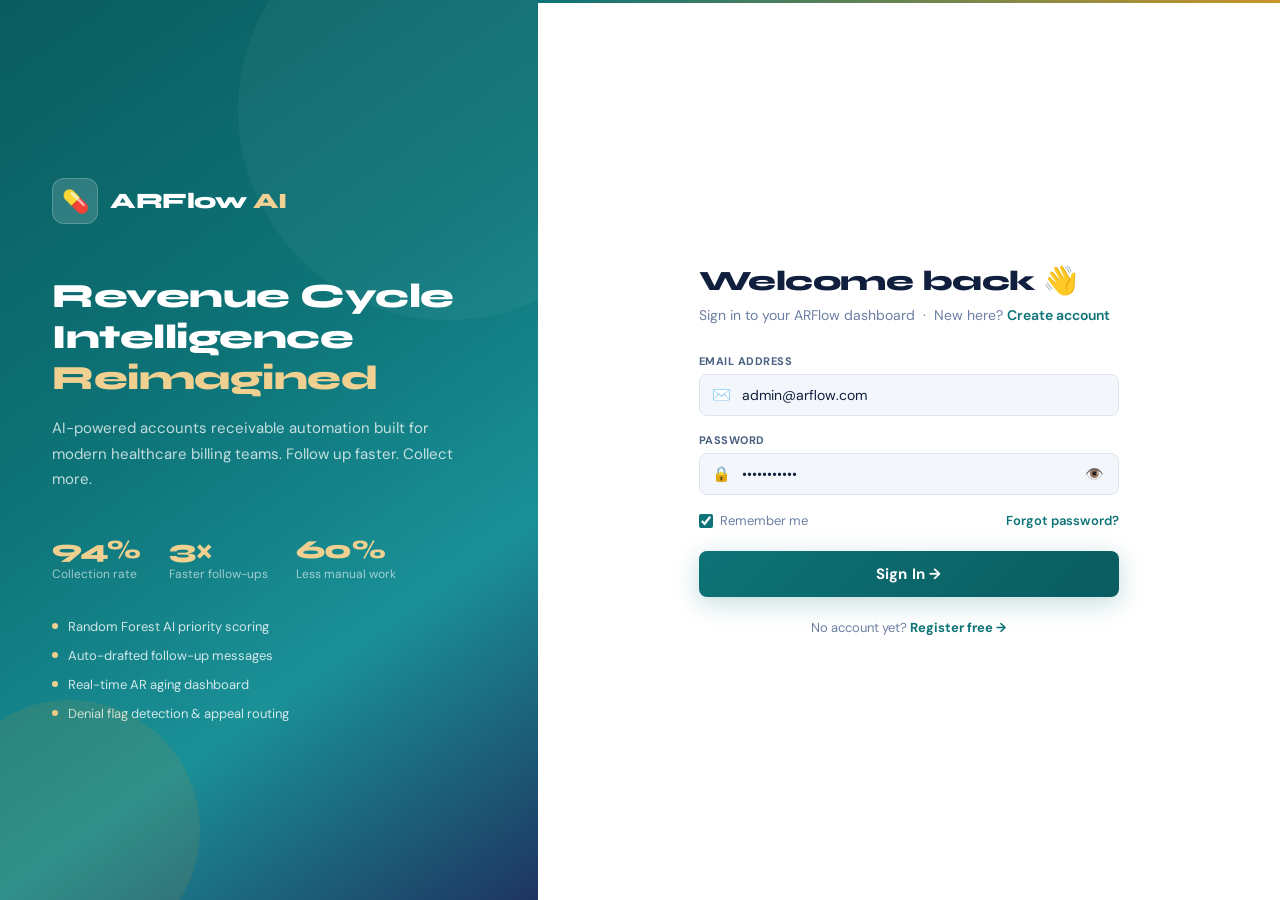
<file: frontend_ar/alerts.html>
<!DOCTYPE html>
<html lang="en"><head><meta charset="UTF-8"/><title>ARFlow AI — Priority Alerts</title><link rel="stylesheet" href="css/styles.css"/></head>
<body><div class="app-layout" id="app"></div>
<script src="js/shared.js"></script>
<script>
requireAuth();const DATA=loadData();
document.getElementById('app').innerHTML=renderSidebar('alerts')+`<div class="main-area">${renderTopbar('Priority Alerts','Claims needing immediate action')}<div class="content" id="c"></div></div>`+renderFollowModal(DATA)+renderToast();
const high=DATA.filter(d=>d.priority_label==='High'&&d.claim_status!=='Paid').sort((a,b)=>b.balance_due-a.balance_due);
const denied=DATA.filter(d=>d.denial_flag&&d.claim_status!=='Paid');
const paid=DATA.filter(d=>d.claim_status==='Paid');
document.getElementById('c').innerHTML=`
<div style="display:flex;justify-content:space-between;align-items:center;margin-bottom:16px"><span class="badge b-red" style="font-size:13px;padding:5px 14px">${high.length} Active Alerts</span><button class="btn btn-outline btn-sm" onclick="showToast('All alerts marked as read')">✓ Mark All Read</button></div>
<div style="display:flex;flex-direction:column;gap:10px">
${high.map((r,i)=>`<div class="card" style="display:flex;align-items:flex-start;gap:14px;animation:fadeUp .3s ease ${i*.06}s both;transition:box-shadow .2s" onmouseover="this.style.boxShadow='var(--shadow)'" onmouseout="this.style.boxShadow=''">
  <div style="width:38px;height:38px;border-radius:10px;display:flex;align-items:center;justify-content:center;font-size:18px;flex-shrink:0;background:var(--red-lt)">🚨</div>
  <div style="flex:1">
    <div style="font-family:var(--font-display);font-size:14px;font-weight:700;margin-bottom:4px;color:var(--navy)">${r.claim_id} — ${r.payer_type} · <span style="color:var(--red)">${money(r.balance_due)}</span> at risk</div>
    <div style="font-size:13px;color:var(--muted);line-height:1.5">${r.days_in_ar>=90?`Claim is <strong>${r.days_in_ar} days</strong> old — past 90-day threshold. `:''}${r.denial_flag?'Denial flag is set — appeal may be needed. ':''}${r.followup_count>0?`${r.followup_count} follow-up(s) sent (last: ${r.last_followup_days}d ago).`:'No follow-ups sent yet.'} Dept: ${r.department}</div>
    <div style="display:flex;gap:8px;margin-top:11px;flex-wrap:wrap">
      <button class="btn btn-primary btn-sm" onclick="openModal('followModal')">✉️ Follow Up</button>
      ${r.denial_flag?`<button class="btn btn-red btn-sm" onclick="showToast('Appeal filed for ${r.claim_id}!')">⚖️ Appeal</button>`:''}
      <a href="tracker.html?id=${r.claim_id}" class="btn btn-outline btn-sm">📋 Track</a>
      <button class="btn btn-outline btn-sm" onclick="this.closest('.card').remove();showToast('Dismissed')">Dismiss</button>
    </div>
  </div>${prioBadge(r.priority_label)}
</div>`).join('')}
${denied.length?`<div class="card" style="display:flex;align-items:flex-start;gap:14px;animation:fadeUp .4s ease both"><div style="width:38px;height:38px;border-radius:10px;display:flex;align-items:center;justify-content:center;font-size:18px;flex-shrink:0;background:var(--red-lt)">❌</div><div style="flex:1"><div style="font-family:var(--font-display);font-size:14px;font-weight:700;margin-bottom:4px;color:var(--navy)">${denied.length} Claims with Denial Flag</div><div style="font-size:13px;color:var(--muted)">${denied.map(r=>r.claim_id).join(', ')}</div><div style="margin-top:10px;display:flex;gap:8px"><button class="btn btn-primary btn-sm" onclick="showToast('Bulk appeal filed!')">⚖️ Bulk Appeal</button><button class="btn btn-outline btn-sm" onclick="this.closest('.card').remove()">Dismiss</button></div></div></div>`:''}
${paid.length?`<div class="card" style="display:flex;align-items:flex-start;gap:14px;animation:fadeUp .45s ease both"><div style="width:38px;height:38px;border-radius:10px;display:flex;align-items:center;justify-content:center;font-size:18px;flex-shrink:0;background:var(--green-lt)">✅</div><div style="flex:1"><div style="font-family:var(--font-display);font-size:14px;font-weight:700;margin-bottom:4px;color:var(--navy)">${paid.length} Claims Paid — Ready to Reconcile</div><div style="font-size:13px;color:var(--muted)">${paid.map(r=>r.claim_id).join(', ')}</div><div style="margin-top:10px"><button class="btn btn-green btn-sm" onclick="showToast('Reconciliation exported!')">✅ Reconcile All</button></div></div></div>`:''}
</div>`;
</script></body></html>
</file>
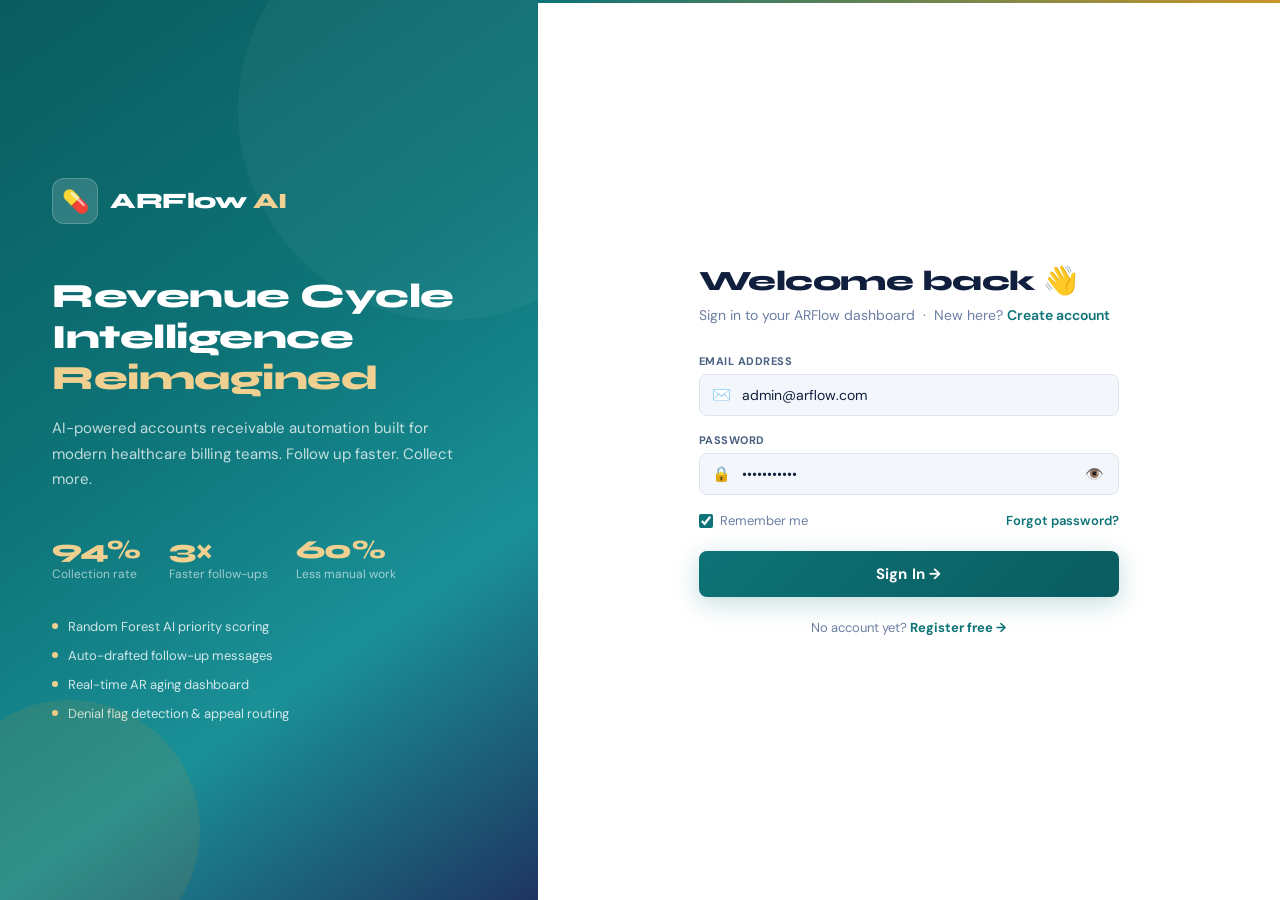
<file: frontend_ar/analytics.html>
<!DOCTYPE html>
<html lang="en">
<head>
  <meta charset="UTF-8"/>
  <meta name="viewport" content="width=device-width, initial-scale=1.0"/>
  <title>ARFlow AI — Analytics & AR Performance</title>
  <link rel="stylesheet" href="css/styles.css"/>
  <style>
  /* ══ Layout fix ══ */
  body { display:flex; min-height:100vh; }
  .app-layout { display:flex; width:100%; min-height:100vh; }
  .main-area  { margin-left:var(--sidebar); flex:1; display:flex; flex-direction:column; min-height:100vh; min-width:0; }
  .content    { padding:24px 28px; flex:1; min-width:0; }

  /* Topbar shimmer */
  .topbar { position:relative; }
  .topbar::after {
    content:''; position:absolute; bottom:-2px; left:0; right:0; height:2px;
    background:linear-gradient(90deg,var(--teal),var(--gold),var(--teal));
    background-size:200% 100%; animation:shimmer 3s linear infinite;
  }

  /* Notif btn */
  .notif-btn { position:relative; width:36px; height:36px; border-radius:var(--r-sm); background:var(--bg); border:1.5px solid var(--border); display:flex; align-items:center; justify-content:center; cursor:pointer; font-size:16px; text-decoration:none; transition:border-color .2s; }
  .notif-btn:hover { border-color:var(--teal); }
  .notif-dot { position:absolute; top:6px; right:6px; width:7px; height:7px; border-radius:50%; background:var(--red); border:2px solid var(--white); }

  /* Period Tabs */
  .period-tabs { display:flex; background:var(--bg2); border:1.5px solid var(--border); border-radius:var(--r-sm); padding:3px; gap:2px; }
  .period-tab  { padding:5px 13px; border-radius:6px; font-size:12px; font-weight:700; cursor:pointer; color:var(--muted); border:none; background:transparent; font-family:var(--font-body); transition:all .2s; }
  .period-tab.active { background:var(--teal); color:#fff; box-shadow:0 2px 8px rgba(13,115,119,.3); }
  .period-tab:hover:not(.active) { color:var(--navy); background:var(--white); }

  /* AI Insight Strip */
  .insight-strip { display:grid; grid-template-columns:repeat(3,1fr); gap:14px; margin-bottom:20px; }
  .ins-card { background:var(--white); border:1.5px solid var(--border); border-radius:var(--r); padding:15px; display:flex; gap:12px; box-shadow:var(--shadow-sm); animation:fadeUp .4s both; }
  .ins-card:nth-child(1){animation-delay:.02s} .ins-card:nth-child(2){animation-delay:.06s} .ins-card:nth-child(3){animation-delay:.10s}
  .ins-icon { width:38px; height:38px; border-radius:10px; display:flex; align-items:center; justify-content:center; font-size:17px; flex-shrink:0; }
  .ins-title { font-family:var(--font-display); font-size:13px; font-weight:700; margin-bottom:3px; color:var(--navy); }
  .ins-desc  { font-size:12px; color:var(--muted); line-height:1.5; }

  /* 5-col KPI row */
  .kpi-row5 { display:grid; grid-template-columns:repeat(5,1fr); gap:14px; margin-bottom:20px; }
  .kpi5 { background:var(--white); border:1.5px solid var(--border); border-radius:14px; padding:18px; position:relative; overflow:hidden; transition:transform .2s; box-shadow:var(--shadow-sm); animation:fadeUp .4s both; }
  .kpi5:hover { transform:translateY(-2px); box-shadow:var(--shadow); }
  .kpi5::after { content:''; position:absolute; bottom:0; left:0; right:0; height:3px; }
  .kpi5.c1::after{background:var(--teal);}  .kpi5.c2::after{background:var(--green);}
  .kpi5.c3::after{background:var(--amber);} .kpi5.c4::after{background:var(--red);}
  .kpi5.c5::after{background:#7c3aed;}
  .kpi5:nth-child(1){animation-delay:.04s} .kpi5:nth-child(2){animation-delay:.08s}
  .kpi5:nth-child(3){animation-delay:.12s} .kpi5:nth-child(4){animation-delay:.16s} .kpi5:nth-child(5){animation-delay:.20s}
  .kpi5-lbl { font-size:11px; color:var(--muted); text-transform:uppercase; letter-spacing:.8px; margin-bottom:10px; font-weight:600; }
  .kpi5-val { font-family:var(--font-display); font-size:26px; font-weight:800; line-height:1; margin-bottom:8px; }
  .kpi5.c1 .kpi5-val{color:var(--teal);}   .kpi5.c2 .kpi5-val{color:var(--green);}
  .kpi5.c3 .kpi5-val{color:var(--amber);}  .kpi5.c4 .kpi5-val{color:var(--red);}
  .kpi5.c5 .kpi5-val{color:#7c3aed;}
  .kpi5-delta { font-size:12px; font-weight:500; }
  .up{color:var(--green);} .dn{color:var(--red);}

  /* Layout grids */
  .g2    { display:grid; grid-template-columns:1fr 1fr;    gap:20px; margin-bottom:20px; }
  .g3    { display:grid; grid-template-columns:1.55fr 1fr; gap:20px; margin-bottom:20px; }
  .gfull { margin-bottom:20px; }

  .card { border-radius:16px !important; }
  .card-btn { font-size:12px; color:var(--teal); cursor:pointer; font-weight:600; border:none; background:none; font-family:var(--font-body); transition:color .15s; }
  .card-btn:hover { color:var(--teal-d); }

  canvas { display:block; width:100% !important; }
  .cv-wrap { width:100%; }

  /* Legend */
  .legend-line   { display:inline-block; width:18px; height:3px; border-radius:2px; vertical-align:middle; }
  .legend-dashed { display:inline-block; width:18px; height:0; border-top:2px dashed #12a06b; vertical-align:middle; }
  .legend-dot    { display:inline-block; width:10px; height:10px; border-radius:50%; vertical-align:middle; }

  /* Rings */
  .ring-grid { display:grid; grid-template-columns:1fr 1fr; gap:18px; padding:4px 0; }
  .ring-item { text-align:center; }
  .ring-wrap { position:relative; width:88px; height:88px; margin:0 auto 8px; }
  .ring-center { position:absolute; inset:0; display:flex; flex-direction:column; align-items:center; justify-content:center; }
  .ring-val    { font-family:var(--font-display); font-size:17px; font-weight:800; line-height:1; }
  .ring-sub-lbl{ font-size:10px; color:var(--muted); }
  .ring-lbl    { font-size:12px; color:var(--muted); font-weight:500; }

  /* Aging / Payer bars */
  .aging-rows,.payer-rows { display:flex; flex-direction:column; gap:11px; }
  .aging-row,.payer-row   { display:flex; align-items:center; gap:10px; }
  .aging-lbl { font-size:12px; color:var(--muted); width:80px; flex-shrink:0; font-weight:500; }
  .payer-nm  { font-size:12px; color:var(--muted); width:136px; flex-shrink:0; font-weight:500; }
  .bar-bg    { flex:1; height:8px; background:var(--bg2); border-radius:4px; overflow:hidden; border:1px solid var(--border); }
  .bar-fill  { height:100%; border-radius:4px; transition:width 1.1s cubic-bezier(.4,0,.2,1); }
  .bar-pct   { font-size:12px; font-weight:700; width:52px; text-align:right; }
  .bar-side  { font-size:11px; color:var(--muted2); width:70px; text-align:right; }

  /* Dept table */
  .dept-tbl { width:100%; border-collapse:collapse; }
  .dept-tbl th { font-size:11px; letter-spacing:1px; text-transform:uppercase; color:var(--muted); font-weight:700; padding:0 12px 11px; text-align:left; border-bottom:1.5px solid var(--border); background:var(--bg); }
  .dept-tbl td { padding:11px 12px; font-size:13px; border-bottom:1px solid var(--border); color:var(--text); }
  .dept-tbl tr:last-child td { border-bottom:none; }
  .dept-tbl tr:hover td { background:var(--teal-lt); cursor:pointer; }
  .mini-bg   { height:5px; background:var(--bg2); border-radius:3px; overflow:hidden; margin-top:4px; width:80px; border:1px solid var(--border); }
  .mini-fill { height:100%; border-radius:3px; }

  /* Goals */
  .goals-grid { display:grid; grid-template-columns:repeat(3,1fr); gap:12px; }
  .goal-card  { background:var(--bg); border:1.5px solid var(--border); border-radius:11px; padding:14px; }
  .goal-hdr   { display:flex; justify-content:space-between; margin-bottom:9px; }
  .goal-lbl   { font-size:11px; color:var(--muted); font-weight:600; text-transform:uppercase; letter-spacing:.5px; }
  .goal-val-lbl { font-family:var(--font-display); font-size:15px; font-weight:800; }
  .goal-track { height:5px; background:var(--border2); border-radius:3px; overflow:hidden; margin-bottom:7px; }
  .goal-fill  { height:100%; border-radius:3px; transition:width 1s ease; }
  .goal-meta  { display:flex; justify-content:space-between; font-size:11px; color:var(--muted2); }

  /* MoM cells */
  .mom-grid { display:grid; grid-template-columns:repeat(4,1fr); gap:10px; margin-bottom:16px; }
  .mom-cell { text-align:center; padding:13px; background:var(--bg); border:1.5px solid var(--border); border-radius:10px; }
  .mom-val  { font-family:var(--font-display); font-size:19px; font-weight:800; margin-bottom:3px; }
  .mom-lbl  { font-size:11px; color:var(--muted); font-weight:500; }
  .mom-delta{ font-size:11px; font-weight:600; margin-top:2px; }

  /* Tooltip */
  .tt { position:fixed; background:var(--navy); border:1px solid var(--navy-md); border-radius:10px; padding:10px 14px; font-size:12px; pointer-events:none; z-index:9999; opacity:0; transition:opacity .15s; min-width:140px; line-height:1.7; color:#fff; box-shadow:var(--shadow-lg); }
  .tt-title { font-weight:700; color:#fff; margin-bottom:3px; }

  @keyframes fadeUp  { from{opacity:0;transform:translateY(14px)} to{opacity:1;transform:translateY(0)} }
  @keyframes shimmer { 0%{background-position:200% 0} 100%{background-position:-200% 0} }
  </style>
</head>
<body>

<div class="app-layout" id="app"></div>
<script src="js/shared.js"></script>
<script>
/* ════════════════════════════════════════════
   ANALYTICS — fully dynamic from loadData()
════════════════════════════════════════════ */
requireAuth();
const DATA = loadData();

/* ── Colour palette ── */
const TEAL='#0d7377',GREEN='#12a06b',AMBER='#e07c1a',RED='#dc3545',
      PURPLE='#7c3aed',MUTED='#9daec8',NAVY='#0f1f3d',ORANGE='#f97316';

/* ══════════════════════════════════════
   DYNAMIC COMPUTATIONS FROM REAL DATA
══════════════════════════════════════ */
const paid      = DATA.filter(d => d.claim_status === 'Paid');
const unpaid    = DATA.filter(d => d.claim_status !== 'Paid');
const highPri   = DATA.filter(d => d.priority_label === 'High' && d.claim_status !== 'Paid');
const denied    = DATA.filter(d => d.denial_flag);
const totalBill = DATA.reduce((s,d) => s+(d.claim_amount     ||0), 0);
const totalRecv = DATA.reduce((s,d) => s+(d.payment_received ||0), 0);
const totalBal  = DATA.reduce((s,d) => s+(d.balance_due      ||0), 0);
const collRate  = totalBill  ? Math.round(totalRecv/totalBill*100)      : 0;
const denialRate= DATA.length? Math.round(denied.length/DATA.length*100): 0;
const avgAR     = DATA.length? Math.round(DATA.reduce((s,d)=>s+(d.days_in_ar||0),0)/DATA.length): 0;

/* ── Unique dims ── */
const depts  = [...new Set(DATA.map(d=>d.department).filter(Boolean))];
const payers = [...new Set(DATA.map(d=>d.payer_type).filter(Boolean))];

/* ── DYNAMIC Aging buckets from real days_in_ar ── */
function buildAging() {
  const buckets = [
    {lbl:'0–30 days',  min:0,   max:30,  color:GREEN },
    {lbl:'31–60 days', min:31,  max:60,  color:AMBER },
    {lbl:'61–90 days', min:61,  max:90,  color:ORANGE},
    {lbl:'91–120 days',min:91,  max:120, color:RED   },
    {lbl:'120+ days',  min:121, max:9999,color:RED   },
  ];
  const maxCnt = Math.max(...buckets.map(b => DATA.filter(d=>d.days_in_ar>=b.min&&d.days_in_ar<=b.max).length), 1);
  return buckets.map(b => {
    const rows  = DATA.filter(d => d.days_in_ar>=b.min && d.days_in_ar<=b.max);
    const cnt   = rows.length;
    const bal   = rows.reduce((s,d)=>s+(d.balance_due||0), 0);
    return { lbl:b.lbl, cnt, bal, pct:Math.round(cnt/maxCnt*100)||2, color:b.color };
  });
}

/* ── DYNAMIC Payer collection rates from real data ── */
function buildPayerRates() {
  return payers.map(p => {
    const rows = DATA.filter(d => d.payer_type === p);
    const billed   = rows.reduce((s,d)=>s+(d.claim_amount    ||0), 0);
    const received = rows.reduce((s,d)=>s+(d.payment_received||0), 0);
    const pct = billed ? Math.round(received/billed*100) : 0;
    const avgDays = rows.length ? Math.round(rows.reduce((s,d)=>s+(d.days_in_ar||0),0)/rows.length) : 0;
    const col = pct>=75?GREEN:pct>=50?AMBER:RED;
    return { nm:p, pct, days:avgDays+'d avg', color:col };
  }).sort((a,b) => b.pct - a.pct);
}

/* ── DYNAMIC Denial reasons — group by denial_flag & priority ── */
function buildDenialData() {
  // Group denied claims into meaningful buckets using available fields
  const deniedClaims = DATA.filter(d => d.denial_flag);
  const groups = {};
  deniedClaims.forEach(d => {
    // Use payer_type + priority as proxy for denial reason grouping
    const key = d.payer_type || 'Unknown';
    groups[key] = (groups[key] || 0) + 1;
  });
  // Convert to sorted array, top 8
  return Object.entries(groups)
    .map(([lbl, v]) => ({lbl, v}))
    .sort((a,b) => b.v - a.v)
    .slice(0, 8);
}

/* ── DYNAMIC trend — bucket DATA into periods by days_in_ar proxy ── */
function buildTrendData(period) {
  // Use days_in_ar as a time proxy to distribute claims into buckets
  // collected = payment_received, denied = denial_flag sum per bucket
  if (period === '7d') {
    const labels = ['Mon','Tue','Wed','Thu','Fri','Sat','Sun'];
    const buckets = labels.map((_,i) => DATA.filter(d => d.days_in_ar % 7 === i));
    return {
      lbl:'Last 7 days', labels,
      collected: buckets.map(b => Math.round(b.reduce((s,d)=>s+(d.payment_received||0),0)/1000)),
      target:    buckets.map(b => Math.round(Math.max(...buckets.map(bk=>bk.reduce((s,d)=>s+(d.payment_received||0),0)))/1000 * 0.9)||1),
      denied:    buckets.map(b => b.filter(d=>d.denial_flag).length)
    };
  }
  if (period === '30d') {
    const labels = ['W1','W2','W3','W4'];
    const buckets = labels.map((_,i) => DATA.filter(d => Math.floor((d.days_in_ar-1)/7) % 4 === i));
    return {
      lbl:'Last 30 days', labels,
      collected: buckets.map(b => Math.round(b.reduce((s,d)=>s+(d.payment_received||0),0)/1000)),
      target:    buckets.map(() => Math.round(totalRecv/4/1000 * 1.1)||1),
      denied:    buckets.map(b => b.filter(d=>d.denial_flag).length)
    };
  }
  if (period === '90d') {
    const labels = ['Month 1','Month 2','Month 3'];
    const buckets = labels.map((_,i) => DATA.filter(d => Math.floor(d.days_in_ar/30) % 3 === i));
    return {
      lbl:'Last 90 days', labels,
      collected: buckets.map(b => Math.round(b.reduce((s,d)=>s+(d.payment_received||0),0)/1000)),
      target:    buckets.map(() => Math.round(totalRecv/3/1000 * 1.1)||1),
      denied:    buckets.map(b => b.filter(d=>d.denial_flag).length)
    };
  }
  // 12m — split into 12 buckets
  const labels = ['Jan','Feb','Mar','Apr','May','Jun','Jul','Aug','Sep','Oct','Nov','Dec'];
  const buckets = labels.map((_,i) => DATA.filter(d => d.days_in_ar % 12 === i));
  return {
    lbl:'Last 12 months', labels,
    collected: buckets.map(b => Math.round(b.reduce((s,d)=>s+(d.payment_received||0),0)/1000)),
    target:    buckets.map(() => Math.round(totalRecv/12/1000 * 1.1)||1),
    denied:    buckets.map(b => b.filter(d=>d.denial_flag).length)
  };
}

/* ── Followup effectiveness — real followup_count data ── */
function buildFollowupData() {
  // Group by followup_count bracket
  const w1 = DATA.filter(d=>(d.followup_count||0)===0);
  const w2 = DATA.filter(d=>(d.followup_count||0)===1);
  const w3 = DATA.filter(d=>(d.followup_count||0)===2);
  const w4 = DATA.filter(d=>(d.followup_count||0)>=3);
  const paidOf = arr => arr.filter(d=>d.claim_status==='Paid').length;
  return {
    labels:['0 F/U','1 F/U','2 F/U','3+ F/U'],
    reminders:[w1.length, w2.length, w3.length, w4.length],
    payments: [paidOf(w1), paidOf(w2), paidOf(w3), paidOf(w4)]
  };
}

/* ── First pass rate (claims paid with 0 followups) ── */
const firstPass = DATA.length ? Math.round(DATA.filter(d=>d.claim_status==='Paid'&&(d.followup_count||0)===0).length/Math.max(DATA.length,1)*100) : 0;
const appealWin = DATA.length ? Math.round(DATA.filter(d=>d.denial_flag&&d.claim_status==='Paid').length/Math.max(denied.length,1)*100) : 0;

let ACT = '30d';

/* ── Build shell ── */
document.getElementById('app').innerHTML =
  renderSidebar('analytics') +
  `<div class="main-area">
    ${renderTopbar('Analytics & AR Performance','Performance metrics, insights and goals')}
    <div class="content" id="pageContent"></div>
  </div>` +
  renderFollowModal(DATA) +
  renderToast();

/* ── Inject topbar extras ── */
document.querySelector('.tb-right').insertAdjacentHTML('afterbegin', `
  <a class="notif-btn" href="alerts.html">🔔<span class="notif-dot"></span></a>
  <div class="ai-pill"><div class="pulse-dot"></div> AI Active</div>
  <div class="period-tabs">
    <button class="period-tab" onclick="setPeriod('7d',this)">7D</button>
    <button class="period-tab active" onclick="setPeriod('30d',this)">30D</button>
    <button class="period-tab" onclick="setPeriod('90d',this)">90D</button>
    <button class="period-tab" onclick="setPeriod('12m',this)">12M</button>
  </div>
  <button class="btn btn-outline btn-sm" onclick="exportCSV(DATA,'arflow_analytics.csv')">⬇ Export</button>
  <button class="btn btn-primary btn-sm" onclick="openModal('followModal')">+ Follow-Up</button>
`);

/* ══════════════════════════
   RENDER PAGE
══════════════════════════ */
function renderPage() {
  document.getElementById('pageContent').innerHTML = `

    <!-- AI Insight Strip -->
    <div class="insight-strip">
      <div class="ins-card">
        <div class="ins-icon" style="background:var(--green-lt)">📈</div>
        <div>
          <div class="ins-title">Collection Rate: ${collRate}%</div>
          <div class="ins-desc">Live from ${DATA.length} claims. ${paid.length} paid, ${unpaid.length} still open. Target: 74%.</div>
        </div>
      </div>
      <div class="ins-card">
        <div class="ins-icon" style="background:var(--amber-lt)">⚠️</div>
        <div>
          <div class="ins-title">${highPri.length} Claims Need Immediate Action</div>
          <div class="ins-desc">AI-flagged High priority with outstanding balance. ${DATA.filter(d=>d.days_in_ar>=90).length} claims past 90-day threshold.</div>
        </div>
      </div>
      <div class="ins-card">
        <div class="ins-icon" style="background:${denialRate>12?'var(--red-lt)':'var(--teal-lt)'}">🚨</div>
        <div>
          <div class="ins-title">Denial Rate: ${denialRate}% ${denialRate>12?'— Elevated':'— In Range'}</div>
          <div class="ins-desc">${denied.length} claims flagged for denial. Industry avg: 14%. Avg days in AR: ${avgAR}d.</div>
        </div>
      </div>
    </div>

    <!-- 5-col KPIs -->
    <div class="kpi-row5">
      <div class="kpi5 c1">
        <div class="kpi5-lbl">Total AR Balance</div>
        <div class="kpi5-val" id="kv1">—</div>
        <div class="kpi5-delta dn">${unpaid.length} unpaid claims</div>
      </div>
      <div class="kpi5 c2">
        <div class="kpi5-lbl">Total Collected</div>
        <div class="kpi5-val" id="kv2">—</div>
        <div class="kpi5-delta up">▲ ${collRate}% collection rate</div>
      </div>
      <div class="kpi5 c3">
        <div class="kpi5-lbl">Avg Days in AR</div>
        <div class="kpi5-val" id="kv3">—</div>
        <div class="kpi5-delta ${avgAR>45?'dn':'up'}">${avgAR>45?'▲ Above':'✓ Under'} 45-day target</div>
      </div>
      <div class="kpi5 c4">
        <div class="kpi5-lbl">Denial Rate</div>
        <div class="kpi5-val" id="kv4">—</div>
        <div class="kpi5-delta dn">Industry avg: 14%</div>
      </div>
      <div class="kpi5 c5">
        <div class="kpi5-lbl">First-Pass Rate</div>
        <div class="kpi5-val" id="kv5">—</div>
        <div class="kpi5-delta ${firstPass>=65?'up':'dn'}">${firstPass>=65?'✓ Above':'▼ Below'} 65% goal</div>
      </div>
    </div>

    <!-- Row 1: Trend + Status Rings -->
    <div class="g3">
      <div class="card">
        <div class="card-hd">
          <div>
            <div class="card-title">Collections Trend</div>
            <div class="card-sub" id="trendSub">Last 30 days</div>
          </div>
          <div style="display:flex;gap:14px;flex-wrap:wrap;align-items:center">
            <span style="display:flex;align-items:center;gap:5px;font-size:12px;color:var(--muted)"><span class="legend-line" style="background:var(--teal)"></span>Collected</span>
            <span style="display:flex;align-items:center;gap:5px;font-size:12px;color:var(--muted)"><span class="legend-dashed"></span>Target</span>
            <span style="display:flex;align-items:center;gap:5px;font-size:12px;color:var(--muted)"><span class="legend-dot" style="background:var(--red)"></span>Denied</span>
          </div>
        </div>
        <div class="cv-wrap"><canvas id="trendCv" style="height:220px"></canvas></div>
      </div>
      <div class="card">
        <div class="card-hd">
          <div class="card-title">Claim Status Split</div>
          <span class="card-sub">Live · ${DATA.length} claims</span>
        </div>
        <div class="ring-grid">
          ${[
            ['Pending', Math.round(DATA.filter(d=>d.claim_status==='Pending').length/Math.max(DATA.length,1)*100), AMBER, 'ring1'],
            ['Paid',    Math.round(paid.length/Math.max(DATA.length,1)*100), GREEN, 'ring2'],
            ['Partial', Math.round(DATA.filter(d=>d.claim_status==='Partial').length/Math.max(DATA.length,1)*100), PURPLE, 'ring3'],
            ['Denied',  Math.round(DATA.filter(d=>d.claim_status==='Denied').length/Math.max(DATA.length,1)*100), RED, 'ring4'],
          ].map(([lbl,pct,col,id]) => `
          <div class="ring-item">
            <div class="ring-wrap"><canvas id="${id}" width="88" height="88"></canvas>
              <div class="ring-center"><div class="ring-val" style="color:${col}">${pct}%</div><div class="ring-sub-lbl">of total</div></div>
            </div><div class="ring-lbl">${lbl}</div>
          </div>`).join('')}
        </div>
      </div>
    </div>

    <!-- Row 2: Aging + Payer Rates -->
    <div class="g2">
      <div class="card">
        <div class="card-hd">
          <div>
            <div class="card-title">AR Aging Distribution</div>
            <div class="card-sub" id="agingModeLbl">Showing claim count</div>
          </div>
          <button class="card-btn" onclick="toggleAging()">Toggle View</button>
        </div>
        <div class="aging-rows" id="agingRows"></div>
      </div>
      <div class="card">
        <div class="card-hd">
          <div class="card-title">Payer Collection Rates</div>
          <span class="card-sub">Live from real data</span>
        </div>
        <div class="payer-rows" id="payerRows"></div>
      </div>
    </div>

    <!-- Row 3: Denial Analysis + Follow-Up Effectiveness -->
    <div class="g2">
      <div class="card">
        <div class="card-hd">
          <div class="card-title">Denial by Payer</div>
          <div class="card-sub">Click a bar to drill down · ${denied.length} total denials</div>
        </div>
        <div class="cv-wrap"><canvas id="denialCv" style="height:210px"></canvas></div>
      </div>
      <div class="card">
        <div class="card-hd">
          <div class="card-title">Follow-Up Effectiveness</div>
          <div class="card-sub">Claims by follow-up count vs paid</div>
        </div>
        <div class="cv-wrap"><canvas id="followupCv" style="height:210px"></canvas></div>
      </div>
    </div>

    <!-- Row 4: MoM Summary + Dept Table -->
    <div class="g2">
      <div class="card">
        <div class="card-hd">
          <div class="card-title">Snapshot Summary</div>
          <span class="card-sub">Live from ${DATA.length} claims</span>
        </div>
        <div class="mom-grid">
          <div class="mom-cell"><div class="mom-val" style="color:var(--green)">${money(totalRecv)}</div><div class="mom-lbl">Total Collected</div><div class="mom-delta up">▲ Live data</div></div>
          <div class="mom-cell"><div class="mom-val" style="color:var(--amber)">${avgAR}d</div><div class="mom-lbl">Avg Days AR</div><div class="mom-delta ${avgAR>45?'dn':'up'}">${avgAR>45?'▲ Above target':'✓ On target'}</div></div>
          <div class="mom-cell"><div class="mom-val" style="color:var(--red)">${denialRate}%</div><div class="mom-lbl">Denial Rate</div><div class="mom-delta dn">▲ Monitor</div></div>
          <div class="mom-cell"><div class="mom-val" style="color:var(--green)">${collRate}%</div><div class="mom-lbl">Collect Rate</div><div class="mom-delta up">▲ Live</div></div>
        </div>
        <div class="cv-wrap"><canvas id="momCv" style="height:140px"></canvas></div>
      </div>
      <div class="card">
        <div class="card-hd">
          <div class="card-title">Department Performance</div>
          <button class="card-btn" onclick="exportCSV(DATA,'arflow_dept.csv')">⬇ Export →</button>
        </div>
        <table class="dept-tbl">
          <thead><tr><th>Department</th><th>Claims</th><th>Balance</th><th>Collect %</th></tr></thead>
          <tbody id="deptBody"></tbody>
        </table>
      </div>
    </div>

    <!-- Row 5: Performance Breakdown + Payer Detail -->
    <div class="g2">
      <div class="card">
        <div class="card-hd"><div><div class="card-title">Performance Breakdown</div><div class="card-sub">Full live dataset — ${DATA.length} claims</div></div></div>
        <div class="metric-list">
          ${[
            ['Total Claims',    DATA.length+' claims',                                                                               ''],
            ['Paid',            paid.length+' ('+Math.round(paid.length/Math.max(DATA.length,1)*100)+'%)',                           'color:var(--green)'],
            ['Unpaid',          unpaid.length+' claims',                                                                             'color:var(--red)'],
            ['High Priority',   highPri.length+' claims',                                                                            'color:var(--red)'],
            ['Denial Flags',    denied.length+' claims',                                                                             'color:var(--amber)'],
            ['Total Billed',    money(totalBill),                                                                                    'font-weight:800'],
            ['Total Collected', money(totalRecv),                                                                                    'color:var(--green);font-weight:800'],
            ['Balance Due',     money(totalBal),                                                                                     'color:var(--red);font-weight:800'],
          ].map(([l,v,st])=>`<div class="mi"><div class="mi-l">${l}</div><div class="mi-v" style="${st}">${v}</div></div>`).join('')}
        </div>
      </div>
      <div class="card">
        <div class="card-hd"><div><div class="card-title">Payer Detail — Balance Due</div><div class="card-sub">Live from loaded data</div></div></div>
        <div class="metric-list" id="payerDetail"></div>
      </div>
    </div>

    <!-- Row 6: Goals Tracker -->
    <div class="gfull">
      <div class="card">
        <div class="card-hd">
          <div class="card-title">Performance Goals Tracker</div>
          <span class="badge b-teal">Live KPIs applied</span>
        </div>
        <div class="goals-grid" id="goalsGrid"></div>
      </div>
    </div>
  `;

  /* ── Animate KPI counters ── */
  setTimeout(() => {
    animateCount(document.getElementById('kv1'), totalBal,    '$');
    animateCount(document.getElementById('kv2'), totalRecv,   '$');
    animateCount(document.getElementById('kv3'), avgAR,       '', 'd');
    animateCount(document.getElementById('kv4'), denialRate,  '', '%');
    animateCount(document.getElementById('kv5'), firstPass,   '', '%');
  }, 120);

  /* ── Draw rings ── */
  const ringDef = [
    [Math.round(DATA.filter(d=>d.claim_status==='Pending').length/Math.max(DATA.length,1)*100), AMBER,  'ring1'],
    [Math.round(paid.length/Math.max(DATA.length,1)*100),                                        GREEN,  'ring2'],
    [Math.round(DATA.filter(d=>d.claim_status==='Partial').length/Math.max(DATA.length,1)*100), PURPLE, 'ring3'],
    [Math.round(DATA.filter(d=>d.claim_status==='Denied').length/Math.max(DATA.length,1)*100),  RED,    'ring4'],
  ];
  ringDef.forEach(([pct,col,id]) => drawRing(id, pct, col));

  /* ── Sub-renders ── */
  renderAging();
  renderPayerRates();
  renderDeptTable();
  renderPayerDetail();
  renderGoals();
  drawTrend();
  drawDenial();
  drawFollowup();
  drawMom();

  /* ── Trend tooltip ── */
  const tc = document.getElementById('trendCv');
  tc.addEventListener('mousemove', trendTooltip);
  tc.addEventListener('mouseleave', ()=>{ document.getElementById('ttBox').style.opacity='0'; });
  document.getElementById('denialCv').addEventListener('click', denialClick);
}

/* ══════════════════════════
   CANVAS UTILITIES
══════════════════════════ */
function sizeCanvas(cv, h) {
  const w = cv.parentElement.clientWidth || 500;
  cv.width=w; cv.height=h;
  return {ctx:cv.getContext('2d'), W:w, H:h};
}
function rRect(ctx,x,y,w,h,r){
  ctx.beginPath();
  ctx.moveTo(x+r,y); ctx.lineTo(x+w-r,y); ctx.quadraticCurveTo(x+w,y,x+w,y+r);
  ctx.lineTo(x+w,y+h-r); ctx.quadraticCurveTo(x+w,y+h,x+w-r,y+h);
  ctx.lineTo(x+r,y+h); ctx.quadraticCurveTo(x,y+h,x,y+h-r);
  ctx.lineTo(x,y+r); ctx.quadraticCurveTo(x,y,x+r,y); ctx.closePath();
}
function drawAxes(ctx,W,H,pad,labels,maxV,gridN,unit){
  ctx.save();
  ctx.font='11px DM Sans,sans-serif'; ctx.fillStyle=MUTED; ctx.textAlign='center';
  labels.forEach((l,i)=>{
    const x=pad.l+i*(W-pad.l-pad.r)/(labels.length-1||1);
    ctx.fillText(l,x,H-4);
  });
  for(let g=0;g<=gridN;g++){
    const v=(g/gridN)*maxV;
    const y=H-pad.b-(v/maxV)*(H-pad.t-pad.b);
    ctx.textAlign='right';
    ctx.fillText(unit==='$'?'$'+Math.round(v)+'K':Math.round(v)+(unit||''), pad.l-5, y+3.5);
    ctx.strokeStyle='rgba(196,206,223,0.65)'; ctx.lineWidth=0.7;
    ctx.beginPath(); ctx.moveTo(pad.l,y); ctx.lineTo(W-pad.r,y); ctx.stroke();
  }
  ctx.restore();
}
function drawLine(ctx,W,H,pad,data,color,dashed,fill,maxV){
  if(!data.length)return;
  const n=data.length;
  const aMax=maxV!==undefined?maxV:Math.max(...data)||1;
  const px=i=>pad.l+i*(W-pad.l-pad.r)/(n-1||1);
  const py=v=>H-pad.b-(v/aMax)*(H-pad.t-pad.b);
  ctx.save();
  if(dashed) ctx.setLineDash([6,4]);
  ctx.strokeStyle=color; ctx.lineWidth=2.2; ctx.lineJoin='round'; ctx.lineCap='round';
  ctx.beginPath(); ctx.moveTo(px(0),py(data[0]));
  for(let i=1;i<n;i++){
    const cx=(px(i-1)+px(i))/2;
    ctx.bezierCurveTo(cx,py(data[i-1]),cx,py(data[i]),px(i),py(data[i]));
  }
  ctx.stroke();
  if(fill){
    ctx.setLineDash([]);
    ctx.lineTo(px(n-1),H-pad.b); ctx.lineTo(px(0),H-pad.b); ctx.closePath();
    const gr=ctx.createLinearGradient(0,pad.t,0,H-pad.b);
    gr.addColorStop(0,color+'30'); gr.addColorStop(1,color+'04');
    ctx.fillStyle=gr; ctx.fill();
  }
  ctx.restore();
}
function drawDots(ctx,W,H,pad,data,color,maxV){
  const n=data.length;
  const aMax=maxV!==undefined?maxV:Math.max(...data)||1;
  const px=i=>pad.l+i*(W-pad.l-pad.r)/(n-1||1);
  const py=v=>H-pad.b-(v/aMax)*(H-pad.t-pad.b);
  ctx.save();
  data.forEach((v,i)=>{
    ctx.beginPath(); ctx.arc(px(i),py(v),4,0,Math.PI*2);
    ctx.fillStyle=color; ctx.fill();
    ctx.strokeStyle='#fff'; ctx.lineWidth=1.8; ctx.stroke();
  });
  ctx.restore();
}

/* ── Trend Chart (dynamic data) ── */
function drawTrend(){
  const cv=document.getElementById('trendCv'); if(!cv)return;
  const {ctx,W,H}=sizeCanvas(cv,220);
  const d=buildTrendData(ACT);
  const pad={l:52,r:14,t:14,b:26};
  const allV=[...d.collected,...d.target,...d.denied];
  const maxV=Math.ceil(Math.max(...allV,1)*1.12/10)*10||100;
  drawAxes(ctx,W,H,pad,d.labels,maxV,4,'$');
  drawLine(ctx,W,H,pad,d.denied,RED,false,true,maxV);
  drawLine(ctx,W,H,pad,d.target,GREEN,true,false,maxV);
  drawLine(ctx,W,H,pad,d.collected,TEAL,false,true,maxV);
  drawDots(ctx,W,H,pad,d.collected,TEAL,maxV);
  cv._d=d; cv._pad=pad; cv._maxV=maxV;
}

function trendTooltip(e){
  const d=this._d; if(!d)return;
  const rect=this.getBoundingClientRect();
  const mx=e.clientX-rect.left;
  const n=d.labels.length;
  const segW=(this.width-this._pad.l-this._pad.r)/(n-1||1);
  const idx=Math.min(n-1,Math.max(0,Math.round((mx-this._pad.l)/segW)));
  const tt=document.getElementById('ttBox');
  document.getElementById('ttT').textContent=d.labels[idx];
  document.getElementById('ttV').innerHTML=
    `<span style="color:${TEAL}">Collected $${d.collected[idx]}K</span><br>`+
    `<span style="color:${GREEN}">Target $${d.target[idx]}K</span><br>`+
    `<span style="color:${RED}">Denied ${d.denied[idx]}</span>`;
  tt.style.left=(e.clientX+14)+'px';
  tt.style.top=(e.clientY-46)+'px';
  tt.style.opacity='1';
}

/* ── Ring Chart ── */
function drawRing(id,pct,color){
  const cv=document.getElementById(id); if(!cv)return;
  const ctx=cv.getContext('2d');
  ctx.clearRect(0,0,88,88);
  const cx=44,cy=44,r=34,lw=9;
  ctx.beginPath(); ctx.arc(cx,cy,r,0,Math.PI*2);
  ctx.strokeStyle='#dde4f0'; ctx.lineWidth=lw; ctx.stroke();
  if(pct>0){
    ctx.beginPath(); ctx.arc(cx,cy,r,-Math.PI/2,-Math.PI/2+(pct/100)*Math.PI*2);
    ctx.strokeStyle=color; ctx.lineWidth=lw; ctx.lineCap='round'; ctx.stroke();
  }
}

/* ── Denial Bar Chart (dynamic payer grouping) ── */
function drawDenial(){
  const cv=document.getElementById('denialCv'); if(!cv)return;
  const {ctx,W,H}=sizeCanvas(cv,210);
  const data=buildDenialData();
  if(!data.length){
    ctx.fillStyle=MUTED; ctx.font='13px DM Sans'; ctx.textAlign='center';
    ctx.fillText('No denial data available',W/2,H/2); return;
  }
  const DCOL=[RED,RED,AMBER,AMBER,TEAL,TEAL,MUTED,MUTED];
  const pad={l:130,r:38,t:6,b:6};
  const maxV=Math.max(...data.map(d=>d.v),1);
  const rowH=Math.floor((H-pad.t-pad.b)/data.length);
  ctx.save();
  data.forEach((d,i)=>{
    const y=pad.t+i*rowH+2;
    const bh=rowH-6;
    const bw=(d.v/maxV)*(W-pad.l-pad.r);
    ctx.fillStyle='rgba(221,228,240,0.8)';
    rRect(ctx,pad.l,y,W-pad.l-pad.r,bh,3); ctx.fill();
    ctx.fillStyle=(DCOL[i]||MUTED)+'bb';
    rRect(ctx,pad.l,y,bw,bh,3); ctx.fill();
    ctx.font='11px DM Sans,sans-serif'; ctx.fillStyle=MUTED;
    ctx.textAlign='right'; ctx.textBaseline='middle';
    const lbl=d.lbl.length>18?d.lbl.substring(0,16)+'…':d.lbl;
    ctx.fillText(lbl,pad.l-6,y+bh/2);
    ctx.fillStyle=NAVY; ctx.textAlign='left'; ctx.font='bold 11px DM Sans,sans-serif';
    ctx.fillText(d.v,pad.l+bw+5,y+bh/2);
  });
  ctx.restore();
  cv._denialData=data;
}

function denialClick(e){
  const data=this._denialData; if(!data)return;
  const rect=this.getBoundingClientRect();
  const my=e.clientY-rect.top;
  const rowH=Math.floor((this.height-12)/data.length);
  const idx=Math.floor((my-6)/rowH);
  if(idx>=0&&idx<data.length)
    showToast('🔍 '+data[idx].lbl+': '+data[idx].v+' denied claims');
}

/* ── Follow-Up Chart (dynamic) ── */
function drawFollowup(){
  const cv=document.getElementById('followupCv'); if(!cv)return;
  const {ctx,W,H}=sizeCanvas(cv,210);
  const fu=buildFollowupData();
  const pad={l:40,r:14,t:22,b:26};
  const maxV=Math.max(...fu.reminders,...fu.payments,1)*1.15;
  drawAxes(ctx,W,H,pad,fu.labels,maxV,4,'');
  drawLine(ctx,W,H,pad,fu.reminders,PURPLE,false,true,maxV);
  drawLine(ctx,W,H,pad,fu.payments, GREEN, false,false,maxV);
  drawDots(ctx,W,H,pad,fu.reminders,PURPLE,maxV);
  drawDots(ctx,W,H,pad,fu.payments, GREEN, maxV);
  ctx.save();
  ctx.fillStyle=PURPLE; ctx.fillRect(pad.l,6,14,3);
  ctx.font='11px DM Sans'; ctx.fillStyle=MUTED; ctx.textAlign='left';
  ctx.fillText('Claims Volume',pad.l+18,11);
  ctx.fillStyle=GREEN; ctx.fillRect(pad.l+120,6,14,3);
  ctx.fillStyle=MUTED; ctx.fillText('Paid',pad.l+138,11);
  ctx.restore();
}

/* ── MoM Bar Chart (dynamic: unpaid vs paid split) ── */
function drawMom(){
  const cv=document.getElementById('momCv'); if(!cv)return;
  const {ctx,W,H}=sizeCanvas(cv,140);
  // 4 groups: Collected($K), Denials, High Priority, First Pass
  const groups=['Collected($K)','Denials','High Pri','First Pass%'];
  const vals=[
    Math.round(totalRecv/1000),
    denied.length,
    highPri.length,
    firstPass
  ];
  const targets=[
    Math.round(totalBill/1000*0.74),
    Math.round(DATA.length*0.08),
    0,
    65
  ];
  const pad={l:46,r:14,t:16,b:28};
  const maxV=Math.max(...vals,...targets,1)*1.2;
  const bW=(W-pad.l-pad.r)/groups.length*0.28;
  ctx.save();
  for(let g=0;g<=4;g++){
    const v=(g/4)*maxV;
    const y=H-pad.b-(v/maxV)*(H-pad.t-pad.b);
    ctx.strokeStyle='rgba(196,206,223,0.55)'; ctx.lineWidth=0.7;
    ctx.beginPath(); ctx.moveTo(pad.l,y); ctx.lineTo(W-pad.r,y); ctx.stroke();
    ctx.font='10px DM Sans'; ctx.fillStyle=MUTED; ctx.textAlign='right';
    ctx.fillText(v>=1000?(v/1000).toFixed(1)+'K':Math.round(v),pad.l-4,y+3.5);
  }
  groups.forEach((lbl,i)=>{
    const gW=(W-pad.l-pad.r)/groups.length;
    const gx=pad.l+i*gW+gW/2;
    [[targets[i],MUTED+'88',bW/2+2],[vals[i],TEAL+'99',-(bW/2+2)]].forEach(([val,col,off])=>{
      const bh=(val/maxV)*(H-pad.t-pad.b);
      const bx=gx-off-bW/2, by=H-pad.b-bh;
      ctx.fillStyle=col; rRect(ctx,bx,by,bW,bh,3); ctx.fill();
    });
    ctx.font='10px DM Sans'; ctx.fillStyle=MUTED; ctx.textAlign='center';
    ctx.fillText(lbl,gx,H-3);
  });
  ctx.fillStyle=MUTED+'88'; ctx.fillRect(pad.l,2,10,6);
  ctx.fillStyle=MUTED; ctx.textAlign='left'; ctx.font='10px DM Sans'; ctx.fillText('Target',pad.l+14,9);
  ctx.fillStyle=TEAL+'aa'; ctx.fillRect(pad.l+60,2,10,6);
  ctx.fillStyle=MUTED; ctx.fillText('Actual',pad.l+74,9);
  ctx.restore();
}

/* ══════════════════════════
   DATA-DRIVEN SUB-RENDERS
══════════════════════════ */

/* Aging — fully dynamic */
let agingMode='count';
function renderAging(){
  const el=document.getElementById('agingRows'); if(!el)return;
  const aging=buildAging();
  document.getElementById('agingModeLbl').textContent=
    agingMode==='count'?'Showing claim count':'Showing AR dollar value';
  el.innerHTML=aging.map(a=>`
    <div class="aging-row">
      <div class="aging-lbl">${a.lbl}</div>
      <div class="bar-bg"><div class="bar-fill" style="width:${a.pct}%;background:${a.color}"></div></div>
      <div class="bar-pct" style="color:${a.color}">${agingMode==='count'?a.cnt.toLocaleString():money(a.bal)}</div>
      <div class="bar-side">${agingMode==='count'?money(a.bal):a.cnt.toLocaleString()}</div>
    </div>`).join('');
}
function toggleAging(){ agingMode=agingMode==='count'?'dollar':'count'; renderAging(); }

/* Payer rates — fully dynamic */
function renderPayerRates(){
  const el=document.getElementById('payerRows'); if(!el)return;
  const rates=buildPayerRates();
  if(!rates.length){
    el.innerHTML='<div style="color:var(--muted);font-size:13px;padding:12px">No payer data available</div>';
    return;
  }
  el.innerHTML=rates.map(p=>`
    <div class="payer-row">
      <div class="payer-nm">${p.nm}</div>
      <div class="bar-bg"><div class="bar-fill" style="width:${p.pct}%;background:${p.color}"></div></div>
      <div class="bar-pct" style="color:${p.color}">${p.pct}%</div>
      <div class="bar-side">${p.days}</div>
    </div>`).join('');
}

/* Dept table — live */
function renderDeptTable(){
  const el=document.getElementById('deptBody'); if(!el)return;
  if(!depts.length){
    el.innerHTML='<tr><td colspan="4" style="color:var(--muted);text-align:center;padding:20px">No department data</td></tr>';
    return;
  }
  el.innerHTML=depts.map(dept=>{
    const dd=DATA.filter(d=>d.department===dept);
    const bal=dd.reduce((s,d)=>s+(d.balance_due||0),0);
    const cr =dd.reduce((s,d)=>s+(d.claim_amount||0),0);
    const pct=cr?Math.round((1-bal/cr)*100):0;
    const col=pct>=75?GREEN:pct>=55?AMBER:RED;
    return `<tr>
      <td style="font-weight:600;color:var(--navy)">${dept}</td>
      <td>${dd.length}</td>
      <td style="font-weight:700;font-family:var(--font-display);color:${bal>10000?'var(--red)':'var(--navy)'}">${money(bal)}</td>
      <td>
        <span style="font-weight:700;color:${col}">${pct}%</span>
        <div class="mini-bg"><div class="mini-fill" style="width:${pct}%;background:${col}"></div></div>
      </td>
    </tr>`;
  }).join('');
}

/* Payer detail — live */
function renderPayerDetail(){
  const el=document.getElementById('payerDetail'); if(!el)return;
  const maxBal=Math.max(...payers.map(p=>DATA.filter(d=>d.payer_type===p).reduce((s,d)=>s+(d.balance_due||0),0)),1);
  el.innerHTML=payers.map(p=>{
    const pd=DATA.filter(d=>d.payer_type===p);
    const bal=pd.reduce((s,d)=>s+(d.balance_due||0),0);
    const w=Math.round(bal/maxBal*100);
    return `<div class="mi">
      <div><div class="mi-l">${p}</div><div style="font-size:11px;color:var(--muted)">${pd.length} claims</div></div>
      <div style="text-align:right">
        <div class="mi-v">${money(bal)}</div>
        <div class="prog-bar" style="width:90px;margin-top:4px">
          <div class="prog-fill" data-w="${w}" style="width:0%;background:var(--teal)"></div>
        </div>
      </div>
    </div>`;
  }).join('');
  setTimeout(()=>document.querySelectorAll('.prog-fill[data-w]').forEach(b=>b.style.width=b.dataset.w+'%'),200);
}

/* Goals — hybrid live+fixed targets */
function renderGoals(){
  const el=document.getElementById('goalsGrid'); if(!el)return;
  const goals=[
    {lbl:'Collection Rate', val:collRate+'%',     pct:collRate,                        target:'74%',  ok:collRate>=74,    note:collRate>=74?'+'+( collRate-74)+'% ✓':(collRate-74)+'% ✗'},
    {lbl:'Cash Collected',  val:money(totalRecv), pct:Math.min(100,Math.round(totalRecv/Math.max(totalBill,1)*100)), target:money(Math.round(totalBill*0.74)), ok:collRate>=74, note:Math.round(totalRecv/Math.max(totalBill,1)*100)+'%'},
    {lbl:'Denial Rate',     val:denialRate+'%',   pct:Math.min(100,denialRate*8),      target:'<8%',  ok:denialRate<=8,   note:denialRate<=8?'On Target ✓':'Exceeds ✗'},
    {lbl:'Days to Collect', val:avgAR+'d',        pct:Math.min(100,Math.round(avgAR/45*100)), target:'45d', ok:avgAR<=45, note:avgAR<=45?'On Target ✓':(avgAR-45)+'d over'},
    {lbl:'First-Pass Rate', val:firstPass+'%',    pct:firstPass,                       target:'65%',  ok:firstPass>=65,   note:firstPass>=65?'+'+( firstPass-65)+'% ✓':(firstPass-65)+'% ✗'},
    {lbl:'Appeal Win Rate', val:appealWin+'%',    pct:appealWin,                       target:'80%',  ok:appealWin>=80,   note:appealWin>=80?'✓ On target':'✗ Below target'},
  ];
  el.innerHTML=goals.map(g=>{
    const col=g.ok?GREEN:RED;
    return `<div class="goal-card">
      <div class="goal-hdr">
        <div class="goal-lbl">${g.lbl}</div>
        <div class="goal-val-lbl" style="color:${col}">${g.val}</div>
      </div>
      <div class="goal-track"><div class="goal-fill" style="width:${g.pct}%;background:${col}"></div></div>
      <div class="goal-meta">
        <span>Target: ${g.target}</span>
        <span style="font-weight:700;color:${col}">${g.note}</span>
      </div>
    </div>`;
  }).join('');
}

/* ── Period switch ── */
function setPeriod(p,btn){
  ACT=p;
  document.querySelectorAll('.period-tab').forEach(t=>t.classList.remove('active'));
  btn.classList.add('active');
  const d=buildTrendData(p);
  const sub=document.getElementById('trendSub');
  if(sub) sub.textContent=d.lbl;
  drawTrend();
  showToast('📊 Switched to '+d.lbl);
}

/* ── Resize ── */
let rsz;
window.addEventListener('resize',()=>{
  clearTimeout(rsz);
  rsz=setTimeout(()=>{ drawTrend(); drawDenial(); drawFollowup(); drawMom(); },150);
});

/* ── Init ── */
window.addEventListener('load',()=>requestAnimationFrame(()=>requestAnimationFrame(renderPage)));
</script>

<!-- Tooltip -->
<div class="tt" id="ttBox"><div class="tt-title" id="ttT"></div><div id="ttV"></div></div>
</body>
</html>
</file>
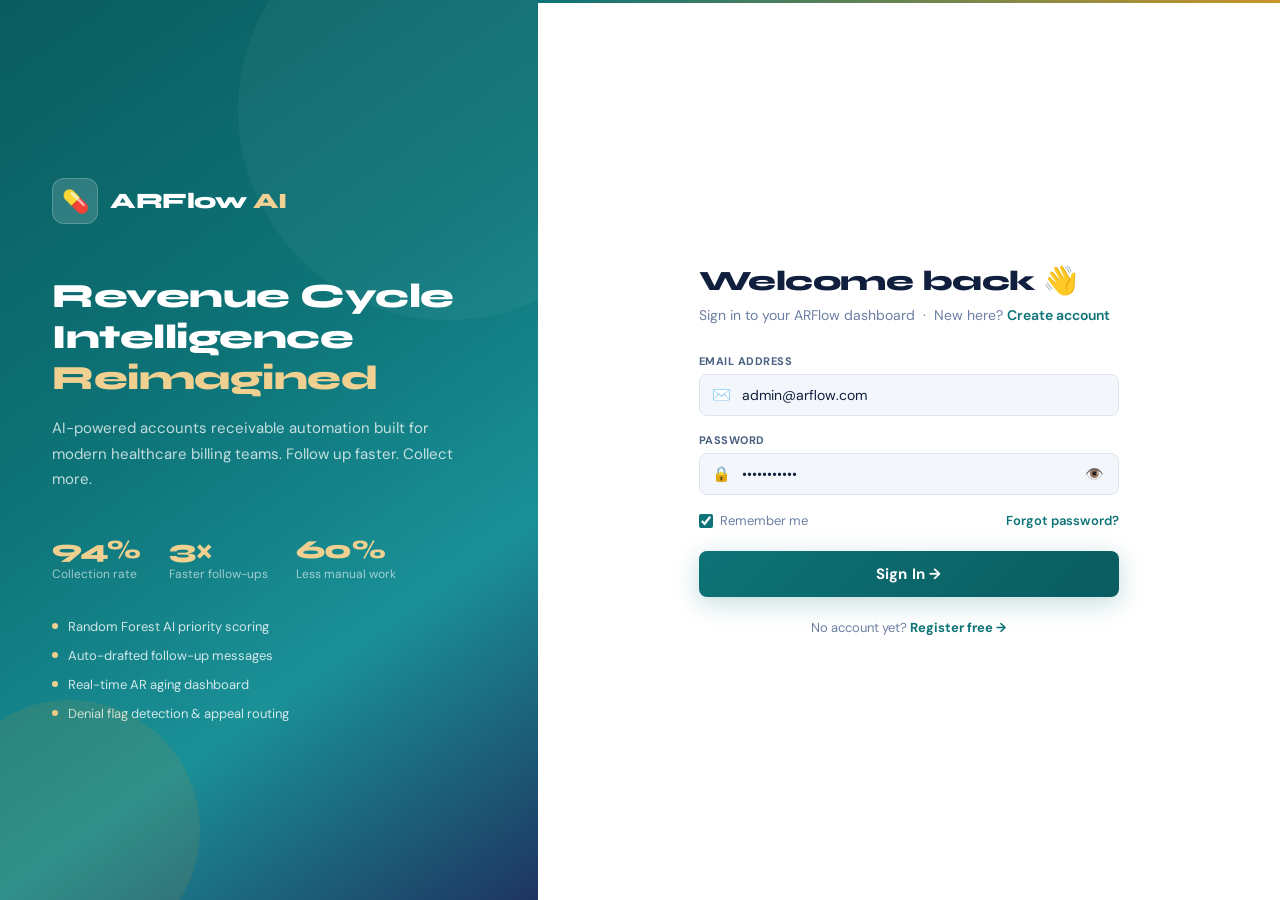
<file: frontend_ar/claims.html>
<!DOCTYPE html>
<html lang="en">
<head>
<meta charset="UTF-8"/>
<meta name="viewport" content="width=device-width,initial-scale=1.0"/>
<title>ARFlow AI — Claims Queue</title>
<link rel="stylesheet" href="css/styles.css"/>
<style>
/* ════════════════════════════════════════════
   CLAIMS PAGE — EXTENDED STYLES
════════════════════════════════════════════ */

/* Fix: flex layout for sidebar shell */
body { display:flex; min-height:100vh; }
.app-layout { display:flex; width:100%; min-height:100vh; }
.main-area  { margin-left:var(--sidebar); flex:1; display:flex; flex-direction:column; min-height:100vh; min-width:0; }
.content    { padding:24px 28px; flex:1; min-width:0; }

/* Topbar shimmer */
.topbar { position:relative; }
.topbar::after {
  content:''; position:absolute; bottom:-2px; left:0; right:0; height:2px;
  background:linear-gradient(90deg,var(--teal),var(--gold),var(--teal));
  background-size:200% 100%; animation:shimmer 3s linear infinite;
}

/* ── Summary Bar ── */
.summary-bar {
  display:grid; grid-template-columns:repeat(5,1fr);
  gap:12px; margin-bottom:20px; animation:fadeUp .4s .04s both;
}
.sum-card {
  background:var(--white); border:1.5px solid var(--border);
  border-radius:var(--r); padding:16px 18px; display:flex;
  align-items:center; gap:12px; cursor:pointer; transition:all .2s;
  box-shadow:var(--shadow-sm);
}
.sum-card:hover { transform:translateY(-2px); box-shadow:var(--shadow); }
.sum-card.active-filter {
  border-color:var(--teal); background:var(--teal-lt);
  box-shadow:0 0 0 3px var(--teal-glow);
}
.sum-card.active-filter .sum-val { color:var(--teal); }
.sum-icon { font-size:22px; flex-shrink:0; }
.sum-val  { font-family:var(--font-display); font-size:22px; font-weight:800; line-height:1; }
.sum-lbl  { font-size:11px; color:var(--muted); margin-top:3px; font-weight:500; }
.sum-val.all    { color:var(--navy); }
.sum-val.pend   { color:var(--amber); }
.sum-val.paid   { color:var(--green); }
.sum-val.denied { color:var(--red); }
.sum-val.part   { color:var(--navy-md); }

/* ── Filter Row ── */
.filter-row {
  display:flex; align-items:center; gap:10px;
  margin-bottom:18px; flex-wrap:wrap; animation:fadeUp .4s .08s both;
}
.search-wrap { position:relative; flex:1; min-width:220px; max-width:280px; }
.search-icon {
  position:absolute; left:11px; top:50%; transform:translateY(-50%);
  color:var(--muted2); font-size:14px; pointer-events:none;
}
.search-input {
  width:100%; padding:9px 12px 9px 34px; background:var(--white);
  border:1.5px solid var(--border); border-radius:var(--r-sm);
  color:var(--text); font-size:13px; font-family:var(--font-body);
  outline:none; transition:border-color .2s;
}
.search-input:focus { border-color:var(--teal); box-shadow:0 0 0 3px var(--teal-glow); }
.search-input::placeholder { color:var(--muted2); }
.fsel {
  padding:9px 28px 9px 12px; background:var(--white);
  border:1.5px solid var(--border); border-radius:var(--r-sm);
  color:var(--text); font-size:12px; font-weight:600;
  outline:none; cursor:pointer; transition:border-color .2s;
  appearance:none;
  background-image:url("data:image/svg+xml,%3Csvg xmlns='http://www.w3.org/2000/svg' width='12' height='12' viewBox='0 0 12 12'%3E%3Cpath fill='%236b7fa3' d='M6 8L1 3h10z'/%3E%3C/svg%3E");
  background-repeat:no-repeat; background-position:right 9px center;
}
.fsel:focus,.fsel:hover { border-color:var(--teal); }

.filter-tags { display:flex; gap:7px; flex-wrap:wrap; }
.tag-chip {
  padding:5px 13px; border-radius:20px; font-size:11px; font-weight:700;
  cursor:pointer; border:1.5px solid transparent; transition:all .2s; user-select:none;
}
.tag-chip.high   { background:var(--red-lt);   color:var(--red);   border-color:var(--red-md);   }
.tag-chip.medium { background:var(--amber-lt); color:var(--amber); border-color:var(--amber-md); }
.tag-chip.low    { background:var(--green-lt); color:var(--green); border-color:var(--green-md); }
.tag-chip.chip-active { filter:brightness(.88); transform:scale(1.06); box-shadow:0 2px 8px rgba(0,0,0,.12); }
.tag-chip:hover  { filter:brightness(.94); }

.results-info { font-size:12px; color:var(--muted); white-space:nowrap; margin-left:auto; }
.results-info span { color:var(--teal); font-weight:700; }

/* ── Table Card ── */
.table-card {
  background:var(--white); border:1px solid var(--border);
  border-radius:var(--r); overflow:hidden; box-shadow:var(--shadow-sm);
  animation:fadeUp .4s .12s both;
}
.table-card-hd {
  display:flex; align-items:center; justify-content:space-between;
  padding:16px 20px; border-bottom:1px solid var(--border); background:var(--white);
}
.table-card-title { font-family:var(--font-display); font-size:15px; font-weight:700; color:var(--navy); }
.table-card-sub   { font-size:11px; color:var(--muted); margin-top:2px; }
.table-card-actions { display:flex; gap:8px; }

/* Table — sticky header fixed inside scroll container */
.claims-tbl-wrap {
  overflow-x:auto;
  overflow-y:auto;
  max-height:calc(100vh - 300px);
}
.claims-tbl { width:100%; border-collapse:collapse; min-width:1100px; }

@keyframes rowIn { from{opacity:0;transform:translateX(-5px)} to{opacity:1;transform:translateX(0)} }

.claims-tbl thead { position:sticky; top:0; z-index:5; }
.claims-tbl th {
  background:var(--bg); font-size:10px; letter-spacing:.7px;
  text-transform:uppercase; color:var(--muted); font-weight:700;
  padding:10px 13px; text-align:left; border-bottom:1.5px solid var(--border);
  white-space:nowrap; cursor:pointer; user-select:none; transition:color .15s;
}
.claims-tbl th:hover { color:var(--teal); }
.claims-tbl th .sa  { margin-left:4px; opacity:.3; font-size:11px; }
.claims-tbl th.sorted .sa { opacity:1; color:var(--teal); }
.claims-tbl td {
  padding:11px 13px; font-size:13px; border-bottom:1px solid var(--border);
  white-space:nowrap; color:var(--text); vertical-align:middle;
}
.claims-tbl tr:last-child td { border-bottom:none; }
.claims-tbl tbody tr { cursor:pointer; transition:background .1s; animation:rowIn .2s both; }
.claims-tbl tbody tr:hover td { background:#f0f8f8; }

/* Cell helpers */
.cid-cell { color:var(--teal); font-weight:700; font-family:var(--font-display); font-size:13px; }
.pt-sub   { color:var(--muted2); font-size:11px; margin-top:2px; }
.py-sub   { color:var(--muted2); font-size:11px; margin-top:1px; }

/* Status chips */
.sc { display:inline-block; padding:3px 10px; border-radius:6px; font-size:11px; font-weight:600; }
.sc.Pending   { background:var(--amber-lt); color:var(--amber); }
.sc.Paid      { background:var(--green-lt); color:var(--green); }
.sc.Denied    { background:var(--red-lt);   color:var(--red);   }
.sc.Partial   { background:var(--navy-lt);  color:var(--navy-md); }
.sc.in-review { background:var(--teal-lt);  color:var(--teal);  }

/* Days chips */
.dc { display:inline-block; padding:2px 9px; border-radius:5px; font-size:12px; font-weight:600; }
.dc.low      { color:var(--green);  background:var(--green-lt); }
.dc.medium   { color:var(--amber);  background:var(--amber-lt); }
.dc.high     { color:#c2410c;       background:#fff7ed;         }
.dc.critical { color:var(--red);    background:var(--red-lt);   }

/* Denial badge */
.denial-cell { display:flex; align-items:center; gap:5px; }
.denial-dot  { width:8px; height:8px; border-radius:50%; flex-shrink:0; }
.denial-dot.yes { background:var(--red);    box-shadow:0 0 5px rgba(220,53,69,.4); }
.denial-dot.no  { background:var(--border2); }

/* Balance colors */
.bal-due   { font-weight:700; color:var(--amber); font-family:var(--font-display); }
.bal-clear { font-weight:700; color:var(--green); font-family:var(--font-display); }

/* ── Pagination ── */
.pag-row {
  display:flex; align-items:center; padding:13px 18px;
  border-top:1px solid var(--border); background:var(--bg); gap:8px;
}
.pag-row-info { font-size:12px; color:var(--muted); flex:1; }
.pag-row-info span { color:var(--navy); font-weight:600; }
.pag-row-btns { display:flex; gap:4px; }
.pg-btn {
  width:32px; height:32px; border-radius:var(--r-xs);
  display:flex; align-items:center; justify-content:center;
  font-size:12px; cursor:pointer; font-weight:600;
  background:var(--white); border:1.5px solid var(--border);
  color:var(--muted); transition:all .15s; font-family:var(--font-body);
}
.pg-btn:hover    { border-color:var(--teal); color:var(--teal); background:var(--teal-lt); }
.pg-btn.active   { background:var(--teal); border-color:var(--teal); color:#fff; }
.pg-btn:disabled { opacity:.3; cursor:not-allowed; pointer-events:none; }

/* ── Empty State ── */
.empty-st { text-align:center; padding:64px 20px; }
.empty-st .ei { font-size:48px; margin-bottom:12px; opacity:.35; }
.empty-st .et { font-family:var(--font-display); font-size:16px; font-weight:700; color:var(--muted); margin-bottom:6px; }
.empty-st .es { font-size:13px; color:var(--muted2); }

/* ── Detail Drawer ── */
.drawer-overlay {
  position:fixed; inset:0; background:rgba(15,31,61,.42);
  z-index:200; opacity:0; pointer-events:none;
  transition:opacity .25s; backdrop-filter:blur(3px);
}
.drawer-overlay.open { opacity:1; pointer-events:all; }
.drawer {
  position:fixed; right:0; top:0; bottom:0; width:464px;
  background:var(--white); border-left:1.5px solid var(--border);
  z-index:201; transform:translateX(100%);
  transition:transform .3s cubic-bezier(.4,0,.2,1);
  overflow-y:auto; box-shadow:var(--shadow-lg);
}
.drawer.open { transform:translateX(0); }
.drawer-inner { padding:28px; }
.drawer-hd { display:flex; justify-content:space-between; align-items:flex-start; margin-bottom:6px; }
.drawer-cid { font-family:var(--font-display); font-size:26px; font-weight:800; color:var(--teal); }
.drawer-svc { font-size:13px; color:var(--muted); margin-top:3px; }
.drawer-close {
  width:32px; height:32px; border-radius:var(--r-xs);
  background:var(--bg); border:1.5px solid var(--border);
  cursor:pointer; font-size:16px; display:flex; align-items:center; justify-content:center;
  color:var(--muted); transition:all .2s; flex-shrink:0;
}
.drawer-close:hover { border-color:var(--red); color:var(--red); }
.drawer-pills { display:flex; gap:7px; flex-wrap:wrap; margin-bottom:22px; margin-top:10px; }
.drawer-sec { margin-bottom:22px; }
.drawer-sec-ttl {
  font-size:10px; letter-spacing:1.2px; text-transform:uppercase;
  color:var(--muted); font-weight:700; margin-bottom:12px;
  padding-bottom:8px; border-bottom:1.5px solid var(--border);
}
.drawer-grid { display:grid; grid-template-columns:1fr 1fr; gap:12px; }
.df label { font-size:11px; color:var(--muted); display:block; margin-bottom:3px; font-weight:600; }
.df .dv   { font-size:14px; font-weight:500; color:var(--text); }
.df .dv.money { color:var(--teal); font-family:var(--font-display); font-size:17px; font-weight:800; }
.coll-bar-wrap { margin-top:12px; }
.coll-bar-top { display:flex; justify-content:space-between; font-size:11px; color:var(--muted); margin-bottom:5px; }
.coll-bar-top span:last-child { color:var(--teal); font-weight:700; }
.coll-bar  { height:7px; background:var(--bg2); border-radius:4px; overflow:hidden; }
.coll-fill { height:100%; border-radius:4px; background:linear-gradient(90deg,var(--teal),var(--green)); transition:width 1s ease; }

/* Timeline */
.tl-wrap { display:flex; flex-direction:column; gap:0; }
.tl-row  { display:flex; gap:12px; }
.tl-spine { display:flex; flex-direction:column; align-items:center; }
.tl-dot-sm { width:10px; height:10px; border-radius:50%; flex-shrink:0; margin-top:3px; }
.tl-line-sm { width:2px; flex:1; background:var(--border); min-height:18px; margin-top:3px; }
.tl-row:last-child .tl-line-sm { display:none; }
.tl-body { padding-bottom:14px; }
.tl-msg  { font-size:12px; color:var(--text); line-height:1.5; }
.tl-ts   { font-size:11px; color:var(--muted2); margin-top:2px; }

/* Drawer actions */
.d-actions { display:flex; flex-direction:column; gap:8px; }
.dab { width:100%; padding:11px; border-radius:var(--r-sm); font-size:13px; font-weight:600; cursor:pointer; font-family:var(--font-body); transition:all .2s; border:none; }
.dab.primary { background:linear-gradient(135deg,var(--teal),var(--teal-d)); color:#fff; box-shadow:var(--shadow-teal); }
.dab.primary:hover { transform:translateY(-1px); }
.dab.secondary { background:var(--bg); color:var(--slate); border:1.5px solid var(--border); }
.dab.secondary:hover { border-color:var(--teal); color:var(--teal); background:var(--teal-lt); }

/* Notif btn */
.notif-btn { position:relative; width:36px; height:36px; border-radius:var(--r-sm); background:var(--bg); border:1.5px solid var(--border); display:flex; align-items:center; justify-content:center; cursor:pointer; font-size:16px; text-decoration:none; transition:border-color .2s; }
.notif-btn:hover { border-color:var(--teal); }
.notif-dot { position:absolute; top:6px; right:6px; width:7px; height:7px; border-radius:50%; background:var(--red); border:2px solid var(--white); }

@keyframes fadeUp  { from{opacity:0;transform:translateY(14px)} to{opacity:1;transform:translateY(0)} }
@keyframes shimmer { 0%{background-position:200% 0} 100%{background-position:-200% 0} }
@keyframes spin    { to{transform:rotate(360deg)} }
.spinning { animation:spin 1s linear infinite }
</style>
</head>
<body>

<div class="app-layout" id="app"></div>
<script src="js/shared.js"></script>
<script>
/* ═══════════════════════════════════
   CLAIMS QUEUE — Main Controller
   Uses ONLY real data from loadData()
   No fake padding.
═══════════════════════════════════ */
requireAuth();

// ── Load only real data ──
const ALL_DATA = loadData();

// ── State ──
let filtered    = [...ALL_DATA];
let currentPage = 1;
const PER       = 15;
let sortField   = 'risk';
let sortDir     = 1;
let activeStatus = 'All';
let activePri    = new Set();

// ── Build shell ──
document.getElementById('app').innerHTML =
  renderSidebar('claims') +
  `<div class="main-area">
    ${renderTopbar('Claims Queue', 'AI-ranked by risk · Real-time AR intelligence')}
    <div class="content" id="pageContent"></div>
  </div>` +
  renderFollowModal(ALL_DATA) +
  renderToast();

// Inject notif btn
document.querySelector('.tb-right').insertAdjacentHTML('afterbegin',
  `<a class="notif-btn" href="alerts.html">🔔<span class="notif-dot"></span></a>`
);

window.onGlobalSearch = q => {
  const si = document.getElementById('searchInput');
  if (si) si.value = q;
  applyFilters();
};

// ── Render page ──
function renderPage() {
  document.getElementById('pageContent').innerHTML = `

    <!-- SUMMARY BAR -->
    <div class="summary-bar" id="sumBar">
      <div class="sum-card active-filter" onclick="setStatus('All')">
        <div class="sum-icon">📋</div>
        <div><div class="sum-val all" id="s-all">—</div><div class="sum-lbl">All Claims</div></div>
      </div>
      <div class="sum-card" onclick="setStatus('Pending')">
        <div class="sum-icon">⏳</div>
        <div><div class="sum-val pend" id="s-pend">—</div><div class="sum-lbl">Pending</div></div>
      </div>
      <div class="sum-card" onclick="setStatus('Paid')">
        <div class="sum-icon">✅</div>
        <div><div class="sum-val paid" id="s-paid">—</div><div class="sum-lbl">Paid</div></div>
      </div>
      <div class="sum-card" onclick="setStatus('Denied')">
        <div class="sum-icon">❌</div>
        <div><div class="sum-val denied" id="s-denied">—</div><div class="sum-lbl">Denied</div></div>
      </div>
      <div class="sum-card" onclick="setStatus('Partial')">
        <div class="sum-icon">🔀</div>
        <div><div class="sum-val part" id="s-part">—</div><div class="sum-lbl">Partial</div></div>
      </div>
    </div>

    <!-- FILTER ROW -->
    <div class="filter-row">
      <div class="search-wrap">
        <span class="search-icon">🔍</span>
        <input class="search-input" id="searchInput" type="text"
          placeholder="Search ID, patient, city, service…" oninput="applyFilters()"/>
      </div>
      <select class="fsel" id="fPayer" onchange="applyFilters()">
        <option value="">All Payers</option>
        <option>Private Insurance</option><option>Government Medicare</option>
        <option>Government Medicaid</option><option>Employer Health Plan</option>
        <option>Self Pay</option><option>Military Health</option><option>Charity Program</option>
      </select>
      <select class="fsel" id="fDept" onchange="applyFilters()">
        <option value="">All Departments</option>
        <option>Cardiology</option><option>Orthopedics</option><option>Neurology</option>
        <option>Dermatology</option><option>Oncology</option><option>Pediatrics</option>
        <option>General Medicine</option><option>Urology</option><option>Gynecology</option>
        <option>ENT</option><option>Pathology</option><option>Radiology</option>
      </select>
      <select class="fsel" id="fAging" onchange="applyFilters()">
        <option value="">All Ages</option>
        <option value="0-30">0–30 days</option>
        <option value="31-60">31–60 days</option>
        <option value="61-90">61–90 days</option>
        <option value="91-120">91–120 days</option>
        <option value="120+">120+ days</option>
      </select>
      <div class="filter-tags">
        <span class="tag-chip high"   id="tc-High"   onclick="togglePri('High')">● High</span>
        <span class="tag-chip medium" id="tc-Medium" onclick="togglePri('Medium')">● Medium</span>
        <span class="tag-chip low"    id="tc-Low"    onclick="togglePri('Low')">● Low</span>
      </div>
      <button class="btn btn-outline btn-sm" onclick="exportCSV(filtered,'arflow_claims.csv')">⬇ Export</button>
      <div class="results-info">Showing <span id="rCount">—</span> claims</div>
    </div>
    <!--- AI Message Generator (for demo) -->
    <div style="display:flex;justify-content:center;align-items:center;gap:10px;margin-bottom:20px">

  <span style="font-weight:600;font-size:14px">
    Send reminders to
  </span>

  <input 
    type="number"
    id="sendCount"
    min="1"
    value="1"
    style="
      width:70px;
      padding:8px;
      text-align:center;
      border:1.5px solid #d0d7e2;
      border-radius:8px;
      font-size:14px;
      outline:none;
    "
  />

  <span style="font-size:14px;color:#666">
    claims
  </span>

  <button 
    onclick="generateMessages()"
    style="
      padding:8px 14px;
      border:none;
      border-radius:8px;
      background:#0d7377;
      color:white;
      font-weight:600;
      cursor:pointer;
    "
  >
    🤖 Generate
  </button>

</div>

</div>
    <!-- TABLE CARD -->
    <div class="table-card">
      <div class="table-card-hd">
        <div>
          <div class="table-card-title">All Claims</div>
          <div class="table-card-sub" id="tblSub">Loading…</div>
        </div>
        <div class="table-card-actions">
          <button class="btn btn-outline btn-sm" onclick="openModal('followModal')">✉ Bulk Follow-Up</button>
          <button class="btn btn-primary btn-sm" onclick="openModal('followModal')">+ New Claim</button>
        </div>
      </div>
      <div class="claims-tbl-wrap">
        <table class="claims-tbl">
          <thead>
            <tr>
              <th style="width:42px">#</th>
              <th onclick="doSort('claim_id')">Claim ID <span class="sa" id="sa-claim_id">↕</span></th>
              <th onclick="doSort('patient_id')">Patient <span class="sa" id="sa-patient_id">↕</span></th>
              <th onclick="doSort('service_type')">Service <span class="sa" id="sa-service_type">↕</span></th>
              <th onclick="doSort('department')">Dept <span class="sa" id="sa-department">↕</span></th>
              <th onclick="doSort('payer_type')">Payer <span class="sa" id="sa-payer_type">↕</span></th>
              <th onclick="doSort('claim_amount')">Claim Amt <span class="sa" id="sa-claim_amount">↕</span></th>
              <th onclick="doSort('balance_due')">Balance <span class="sa" id="sa-balance_due">↕</span></th>
              <th onclick="doSort('days_in_ar')">Days AR <span class="sa" id="sa-days_in_ar">↕</span></th>
              <th onclick="doSort('followup_count')" style="text-align:center">F/U <span class="sa" id="sa-followup_count">↕</span></th>
              <th style="text-align:center">Denial</th>
              <th onclick="doSort('priority_label')">Priority <span class="sa" id="sa-priority_label">↕</span></th>
              <th onclick="doSort('claim_status')">Status <span class="sa" id="sa-claim_status">↕</span></th>
              <th>Risk</th>
              <th>Actions</th>
            </tr>
          </thead>
          <tbody id="tBody"></tbody>
        </table>
      </div>
      <div class="pag-row">
        <div class="pag-row-info" id="pagInfo"></div>
        <div class="pag-row-btns" id="pagBtns"></div>
      </div>
    </div>
  `;

  // Animate summary counts from real data only
  setTimeout(() => {
    animateCount(document.getElementById('s-all'),    ALL_DATA.length);
    animateCount(document.getElementById('s-pend'),   ALL_DATA.filter(r=>r.claim_status==='Pending').length);
    animateCount(document.getElementById('s-paid'),   ALL_DATA.filter(r=>r.claim_status==='Paid').length);
    animateCount(document.getElementById('s-denied'), ALL_DATA.filter(r=>r.claim_status==='Denied').length);
    animateCount(document.getElementById('s-part'),   ALL_DATA.filter(r=>r.claim_status==='Partial').length);
  }, 120);

  applyFilters();
}

// ── Helpers ──
function daysClass(d) { return d<=30?'low':d<=60?'medium':d<=90?'high':'critical'; }
function stsClass(s)  {
  const m = {Pending:'Pending',Paid:'Paid',Denied:'Denied',Partial:'Partial','In Review':'in-review'};
  return m[s] || 'Pending';
}

// ── Filter logic ──
function setStatus(s) {
  activeStatus = s;
  document.querySelectorAll('.sum-card').forEach((c,i) => {
    c.classList.toggle('active-filter', ['All','Pending','Paid','Denied','Partial'][i] === s);
  });
  currentPage = 1;
  applyFilters();
}

function togglePri(p) {
  activePri.has(p) ? activePri.delete(p) : activePri.add(p);
  document.getElementById(`tc-${p}`)?.classList.toggle('chip-active', activePri.has(p));
  currentPage = 1;
  applyFilters();
}

function applyFilters() {
  const q     = (document.getElementById('searchInput')?.value || '').toLowerCase();
  const payer = document.getElementById('fPayer')?.value || '';
  const dept  = document.getElementById('fDept')?.value  || '';
  const aging = document.getElementById('fAging')?.value || '';

  filtered = ALL_DATA.filter(r => {
    if (activeStatus !== 'All' && r.claim_status !== activeStatus) return false;
    if (activePri.size > 0 && !activePri.has(r.priority_label))  return false;
    if (payer && r.payer_type !== payer) return false;
    if (dept  && r.department !== dept)  return false;
    if (aging) {
      const d = r.days_in_ar;
      if (aging==='0-30'   && (d<0||d>30))    return false;
      if (aging==='31-60'  && (d<31||d>60))   return false;
      if (aging==='61-90'  && (d<61||d>90))   return false;
      if (aging==='91-120' && (d<91||d>120))  return false;
      if (aging==='120+'   && d<=120)          return false;
    }
    if (q) {
      const hay = `${r.claim_id} ${r.patient_id} ${r.patient_city||''} ${r.service_type||''} ${r.department||''} ${r.payer_type} ${r.insurance_company||''}`.toLowerCase();
      if (!hay.includes(q)) return false;
    }
    return true;
  });

  // Sort
  // Sort
filtered.sort((a,b) => {

  if(sortField === "risk"){
      return sortDir * (riskScore(b) - riskScore(a));
  }

  const va = a[sortField];
  const vb = b[sortField];

  if (typeof va === "number") {
      return sortDir * (va - vb);
  }

  return sortDir * String(va || '').localeCompare(String(vb || ''));
});

  currentPage = 1;
  const rc = document.getElementById('rCount');
  if (rc) rc.textContent = filtered.length.toLocaleString();
  const ts = document.getElementById('tblSub');
  if (ts) ts.textContent = `${filtered.length.toLocaleString()} claim${filtered.length!==1?'s':''} · AI-ranked by risk`;
  renderTable();
  renderPagination();
}

function doSort(field) {
  if (sortField===field) sortDir*=-1; else { sortField=field; sortDir=1; }
  document.querySelectorAll('.sa').forEach(el => el.textContent='↕');
  document.querySelectorAll('.claims-tbl th').forEach(el => el.classList.remove('sorted'));
  const arrow = document.getElementById(`sa-${field}`);
  if (arrow) { arrow.textContent=sortDir===1?'↑':'↓'; arrow.parentElement.classList.add('sorted'); }
  applyFilters();
}

// ── Render table ──
function renderTable() {
  const tbody = document.getElementById('tBody');
  if (!tbody) return;
  const start = (currentPage-1)*PER;
  const slice = filtered.slice(start, start+PER);

  if (!slice.length) {
    tbody.innerHTML = `<tr><td colspan="15"><div class="empty-st">
      <div class="ei">🔍</div>
      <div class="et">No claims found</div>
      <div class="es">Try adjusting your filters or search term</div>
    </div></td></tr>`;
    return;
  }

  tbody.innerHTML = slice.map((r, idx) => {
    const rank = start+idx+1;
    const rc   = rank===1?'r1':rank===2?'r2':rank===3?'r3':'ro';
    const sc   = riskScore(r);
    const scC  = sc>=75?'var(--red)':sc>=50?'var(--amber)':'var(--green)';
    const gi   = ALL_DATA.indexOf(r);
    const hasPy = r.insurance_company && r.insurance_company!=='None';
    return `
    <tr onclick="openDrawer(${gi})" style="animation-delay:${idx*.022}s">
      <td><div class="rank-num ${rc}">${rank}</div></td>
      <td><span class="cid-cell">${r.claim_id}</span></td>
      <td>
        <div style="font-weight:600">${r.patient_id}</div>
        <div class="pt-sub">${r.patient_age?r.patient_age+'y · ':''}${r.patient_gender?r.patient_gender+' · ':''}${r.patient_city||'—'}</div>
      </td>
      <td><span class="badge b-gray" style="font-size:10px">${r.service_type||'—'}</span></td>
      <td style="font-size:12px;color:var(--muted)">${r.department||'—'}</td>
      <td>
        <div style="font-weight:600;font-size:12px">${r.payer_type}</div>
        ${hasPy?`<div class="py-sub">${r.insurance_company}</div>`:''}
      </td>
      <td style="font-weight:600;font-family:var(--font-display)">${money(r.claim_amount||0)}</td>
      <td class="${(r.balance_due||0)>0?'bal-due':'bal-clear'}">${money(r.balance_due||0)}</td>
      <td><span class="dc ${daysClass(r.days_in_ar)}">${r.days_in_ar}d</span></td>
      <td style="text-align:center;font-weight:600;color:var(--muted)">${r.followup_count||0}</td>
      <td>
        <div class="denial-cell">
          <span class="denial-dot ${r.denial_flag?'yes':'no'}"></span>
          ${r.denial_flag
            ? '<span class="badge b-red" style="font-size:10px">Yes</span>'
            : '<span style="font-size:11px;color:var(--muted2)">No</span>'}
        </div>
      </td>
      <td>${prioBadge(r.priority_label)}</td>
      <td><span class="sc ${stsClass(r.claim_status)}">${r.claim_status}</span></td>
      <td>
        <div class="risk-wrap">
          <div class="risk-bar"><div class="risk-fill" style="width:${sc}%;background:${scC}"></div></div>
          <span class="risk-val" style="color:${scC}">${sc}</span>
        </div>
      </td>
      <td onclick="event.stopPropagation()">
        <div style="display:flex;gap:5px">
          <button class="act-btn" onclick="openModal('followModal')">✉ FU</button>
          <button class="act-btn" onclick="openDrawer(${gi})">Details</button>
        </div>
      </td>
    </tr>`;
  }).join('');
}

// ── Pagination ──
function renderPagination() {
  const total = filtered.length;
  const pages = Math.ceil(total/PER);
  const start = (currentPage-1)*PER+1;
  const end   = Math.min(currentPage*PER, total);
  const pi = document.getElementById('pagInfo');
  if (pi) pi.innerHTML = `Showing <span>${start}–${end}</span> of <span>${total.toLocaleString()}</span> claims`;
  const pb = document.getElementById('pagBtns');
  if (!pb) return;
  let h = `<button class="pg-btn" onclick="goPage(${currentPage-1})" ${currentPage===1?'disabled':''}>‹</button>`;
  const rng=[];
  for (let p=1;p<=pages;p++) {
    if (p===1||p===pages||Math.abs(p-currentPage)<=1) rng.push(p);
    else if (rng[rng.length-1]!=='…') rng.push('…');
  }
  rng.forEach(p => {
    if (p==='…') h+=`<span class="pg-btn" style="cursor:default;pointer-events:none">…</span>`;
    else h+=`<button class="pg-btn ${p===currentPage?'active':''}" onclick="goPage(${p})">${p}</button>`;
  });
  h+=`<button class="pg-btn" onclick="goPage(${currentPage+1})" ${currentPage===pages?'disabled':''}>›</button>`;
  pb.innerHTML=h;
}

function goPage(p) {
  const pages = Math.ceil(filtered.length/PER);
  if (p<1||p>pages) return;
  currentPage=p; renderTable(); renderPagination();
  document.querySelector('.table-card')?.scrollIntoView({behavior:'smooth',block:'start'});
}

// ── Detail Drawer ──
function openDrawer(idx) {
  const r = ALL_DATA[idx];
  if (!r) return;
  const pct = (r.claim_amount||0)>0 ? Math.round((r.payment_received||0)/(r.claim_amount)*100) : 0;
  const sc  = riskScore(r);
  const scC = sc>=75?'var(--red)':sc>=50?'var(--amber)':'var(--green)';
  const balC= (r.balance_due||0)>0?'var(--amber)':'var(--green)';

  document.getElementById('drawerContent').innerHTML = `
    <div class="drawer-inner">
      <div class="drawer-hd">
        <div>
          <div class="drawer-cid">${r.claim_id}</div>
          <div class="drawer-svc">${r.service_type||'—'} · ${r.department||'—'}</div>
        </div>
        <button class="drawer-close" onclick="closeDrawer()">✕</button>
      </div>
      <div class="drawer-pills">
        <span class="sc ${stsClass(r.claim_status)}">${r.claim_status}</span>
        ${prioBadge(r.priority_label)}
        <span class="badge b-gray" style="color:${scC}">Risk: ${sc}</span>
      </div>

      <div class="drawer-sec">
        <div class="drawer-sec-ttl">Patient Information</div>
        <div class="drawer-grid">
          <div class="df"><label>Patient ID</label><div class="dv">${r.patient_id}</div></div>
          <div class="df"><label>Age / Gender</label><div class="dv">${r.patient_age?r.patient_age+'y':''} ${r.patient_gender?'· '+r.patient_gender:''}</div></div>
          <div class="df"><label>City</label><div class="dv">${r.patient_city||'—'}</div></div>
          <div class="df"><label>Payer Type</label><div class="dv">${r.payer_type}</div></div>
          ${r.insurance_company&&r.insurance_company!=='None'
            ? `<div class="df"><label>Insurance Co.</label><div class="dv">${r.insurance_company}</div></div>` : ''}
        </div>
      </div>

      <div class="drawer-sec">
        <div class="drawer-sec-ttl">Financial Summary</div>
        <div class="drawer-grid">
          <div class="df"><label>Claim Amount</label><div class="dv money">${money(r.claim_amount||0)}</div></div>
          <div class="df"><label>Approved Amount</label><div class="dv">${money(r.approved_amount||0)}</div></div>
          <div class="df"><label>Payment Received</label><div class="dv" style="color:var(--green);font-weight:700">${money(r.payment_received||0)}</div></div>
          <div class="df"><label>Balance Due</label><div class="dv" style="color:${balC};font-weight:700">${money(r.balance_due||0)}</div></div>
        </div>
        <div class="coll-bar-wrap">
          <div class="coll-bar-top"><span>Collection Progress</span><span>${pct}%</span></div>
          <div class="coll-bar"><div class="coll-fill" style="width:${pct}%"></div></div>
        </div>
      </div>

      <div class="drawer-sec">
        <div class="drawer-sec-ttl">AR Status</div>
        <div class="drawer-grid">
          <div class="df"><label>Days in AR</label><div class="dv"><span class="dc ${daysClass(r.days_in_ar)}">${r.days_in_ar} days</span></div></div>
          <div class="df"><label>Follow-Up Count</label><div class="dv">${r.followup_count||0} times</div></div>
          <div class="df"><label>Last Follow-Up</label><div class="dv">${r.last_followup_days?r.last_followup_days+' days ago':'—'}</div></div>
          <div class="df"><label>Denial Flag</label><div class="dv">${r.denial_flag
            ? '<span style="color:var(--red);font-weight:700">⚠️ Yes</span>'
            : '<span style="color:var(--green);font-weight:700">✅ No</span>'}</div></div>
        </div>
      </div>

      <div class="drawer-sec">
        <div class="drawer-sec-ttl">Activity Timeline</div>
        <div class="tl-wrap">
          <div class="tl-row">
            <div class="tl-spine"><div class="tl-dot-sm" style="background:var(--green)"></div><div class="tl-line-sm"></div></div>
            <div class="tl-body"><div class="tl-msg">Claim submitted to ${r.payer_type}</div><div class="tl-ts">${r.days_in_ar} days ago</div></div>
          </div>
          ${(r.followup_count||0)>0?`
          <div class="tl-row">
            <div class="tl-spine"><div class="tl-dot-sm" style="background:var(--amber)"></div><div class="tl-line-sm"></div></div>
            <div class="tl-body"><div class="tl-msg">${r.followup_count} follow-up(s) sent</div><div class="tl-ts">Last: ${r.last_followup_days} days ago</div></div>
          </div>`:''}
          ${r.denial_flag?`
          <div class="tl-row">
            <div class="tl-spine"><div class="tl-dot-sm" style="background:var(--red)"></div><div class="tl-line-sm"></div></div>
            <div class="tl-body"><div class="tl-msg" style="color:var(--red);font-weight:600">⚠ Denial flag raised by payer</div><div class="tl-ts">Requires immediate action</div></div>
          </div>`:''}
          <div class="tl-row">
            <div class="tl-spine"><div class="tl-dot-sm" style="background:var(--border2)"></div></div>
            <div class="tl-body"><div class="tl-msg" style="color:var(--muted)">Awaiting resolution</div><div class="tl-ts">Current: ${r.claim_status}</div></div>
          </div>
        </div>
      </div>

      <div class="drawer-sec">
        <div class="drawer-sec-ttl">Actions</div>
        <div class="d-actions">
          <button class="dab primary" onclick="goToTracker('${r.claim_id}')">
📨 Send Follow-Up Reminder
</button>
          <button class="dab secondary" onclick="showToast('📋 Note added for ${r.claim_id}!')">📋 Add Note</button>
          <button class="dab secondary" onclick="exportCSV([ALL_DATA[${idx}]],'claim_${r.claim_id}.csv')">📁 Export Claim Details</button>
        </div>
      </div>
    </div>
  `;
  document.getElementById('drawerOverlay').classList.add('open');
  document.getElementById('detailDrawer').classList.add('open');
}

function closeDrawer() {
  document.getElementById('drawerOverlay').classList.remove('open');
  document.getElementById('detailDrawer').classList.remove('open');
}

document.addEventListener('keydown', e => { if(e.key==='Escape') closeDrawer(); });

function goToTracker(claimId){
  window.location.href = `tracker.html?claim=${encodeURIComponent(claimId)}`;
}

async function generateMessages(){

  const count = parseInt(document.getElementById("sendCount").value);

  if(!count || count <= 0){
    showToast("⚠ Enter a valid number");
    return;
  }

  if(filtered.length === 0){
    showToast("⚠ No claims available");
    return;
  }

  // take first N rows exactly as displayed in table
  const targets = filtered.slice(0, count);

  const modal   = document.getElementById("batchModal");
  const progBar = document.getElementById("batchProgress");
  const title   = document.getElementById("batchTitle");
  const desc    = document.getElementById("batchDesc");
  const icon    = document.getElementById("batchIcon");

  modal.style.display="flex";

  icon.textContent="📨";
  title.textContent=`Sending ${targets.length} Reminder${targets.length>1?'s':''}`;
  desc.textContent="Starting process...";

  let sent = 0;

  for(const claim of targets){

    try{

      desc.textContent=`Processing ${claim.claim_id}...`;

      const res = await fetch("/send-reminders",{
        method:"POST",
        headers:{ "Content-Type":"application/json" },
        body:JSON.stringify({
          claims:[{
            id:claim.claim_id,
            patient:claim.patient_id,
            payer:claim.payer_type,
            balance:claim.balance_due,
            days:claim.days_in_ar,
            risk:claim.risk_score || riskScore(claim),
            denial:claim.denial_flag ? 1 : 0
          }]
        })
      });

      const data = await res.json();

      if(data.success) sent++;

    }
    catch(err){
      console.error(err);
    }

    const progress = ((sent)/(targets.length))*100;
    progBar.style.width = progress+"%";

    await new Promise(r=>setTimeout(r,800));
  }

  icon.textContent="✅";
  title.textContent="Reminders Sent";
  desc.textContent=`${sent} email reminders dispatched successfully`;

  showToast("✅ Batch reminders completed");

  setTimeout(()=>{
    modal.style.display="none";
    progBar.style.width="0%";
  },2000);
}// ── Kick off ──
renderPage();
</script>

<!-- DETAIL DRAWER -->
<div class="drawer-overlay" id="drawerOverlay" onclick="closeDrawer()"></div>
<div class="drawer" id="detailDrawer"><div id="drawerContent"></div></div>

<div id="batchModal" style="
position:fixed;
inset:0;
background:rgba(0,0,0,.35);
display:none;
align-items:center;
justify-content:center;
z-index:9999;
">

<div style="
background:white;
padding:30px;
border-radius:14px;
width:420px;
text-align:center;
box-shadow:0 20px 40px rgba(0,0,0,.25);
">

<div id="batchIcon" style="font-size:42px;margin-bottom:10px">📨</div>

<div id="batchTitle" style="font-size:18px;font-weight:700;margin-bottom:6px">
Sending Reminders
</div>

<div id="batchDesc" style="font-size:13px;color:#666;margin-bottom:18px">
Preparing claims...
</div>

<div style="
height:10px;
background:#e6edf5;
border-radius:6px;
overflow:hidden;
">

<div id="batchProgress" style="
height:100%;
width:0%;
background:#0d7377;
transition:width .4s;
"></div>

</div>

</div>
</div>
</body>
</html>
</file>
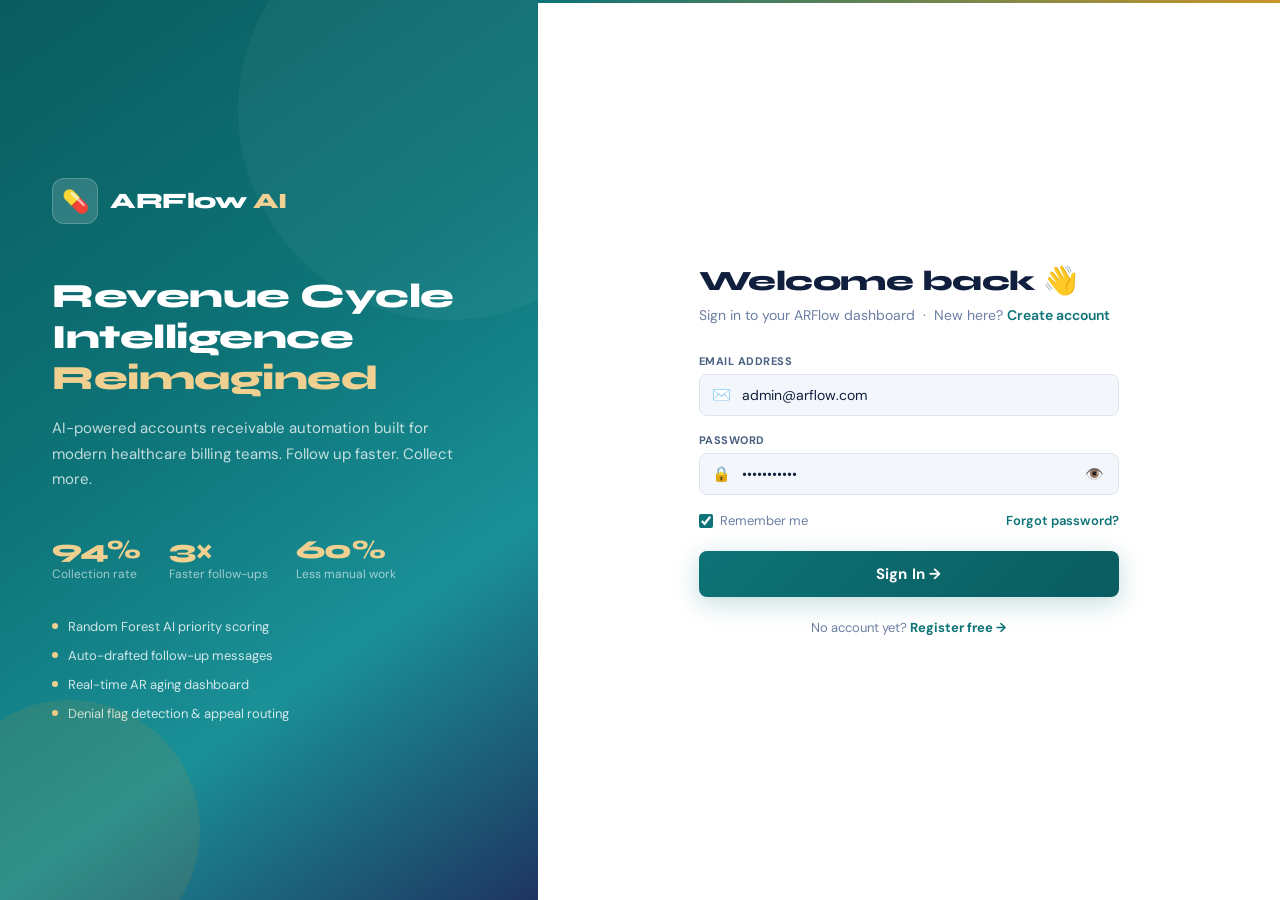
<file: frontend_ar/dashboard.html>
<!DOCTYPE html>
<html lang="en">
<head>
<meta charset="UTF-8"/><meta name="viewport" content="width=device-width,initial-scale=1.0"/>
<title>ARFlow AI — Dashboard</title>
<link rel="stylesheet" href="css/styles.css"/>
<style>
/* ── Topbar shimmer accent (from file 1) ── */
.topbar{position:relative}
.topbar::after{
  content:'';position:absolute;bottom:-2px;left:0;right:0;height:2px;
  background:linear-gradient(90deg,var(--teal),var(--gold),var(--teal));
  background-size:200% 100%;animation:shimmer 3s linear infinite
}

/* ── Layout rows ── */
.charts-row{display:grid;grid-template-columns:1.5fr 1fr;gap:16px;margin-bottom:18px}
.bot-row{display:grid;grid-template-columns:1fr 1fr;gap:16px;margin-bottom:18px}
.r-stack{display:flex;flex-direction:column;gap:16px}

/* ── KPI value colours (file 1 palette) ── */
.kpi-val.c-teal{color:var(--teal)}
.kpi-val.c-red{color:var(--red)}
.kpi-val.c-amber{color:var(--amber)}
.kpi-val.c-green{color:var(--green)}
.kpi-val{font-size:26px;letter-spacing:-.5px}

/* ── Card action link ── */
.card-action{font-size:12px;color:var(--teal);font-weight:600;cursor:pointer;transition:color .15s;text-decoration:none}
.card-action:hover{color:var(--teal-d)}

/* ── Aging bars ── */
.aging-rows{display:flex;flex-direction:column;gap:13px}
.aging-item{display:flex;align-items:center;gap:9px}
.al{width:82px;font-size:12px;color:var(--muted);font-weight:500;flex-shrink:0}
.at{flex:1;height:8px;background:var(--bg2);border-radius:5px;overflow:hidden}
.af{height:100%;border-radius:5px;transition:width 1.1s cubic-bezier(.23,1,.32,1)}
.aging-cnt{width:54px;text-align:right;font-size:12px;font-weight:700;color:var(--text)}
.aging-amt{width:64px;text-align:right;font-size:11px;color:var(--muted)}

/* ── Donut / payer mix (file 1 style) ── */
.donut-wrap{display:flex;align-items:center;gap:24px}
.donut-svg-wrap{position:relative;width:140px;height:140px;flex-shrink:0}
.donut-center{position:absolute;inset:0;display:flex;flex-direction:column;align-items:center;justify-content:center}
.donut-center-val{font-family:var(--font-display);font-size:22px;font-weight:800;color:var(--teal)}
.donut-center-lbl{font-size:10px;color:var(--muted)}
.donut-legend{display:flex;flex-direction:column;gap:10px;flex:1}
.legend-item{display:flex;align-items:center;gap:10px}
.legend-dot{width:10px;height:10px;border-radius:3px;flex-shrink:0}
.legend-name{font-size:12px;color:var(--muted);flex:1}
.legend-val{font-size:13px;font-weight:700}

/* ── Timeline activity (file 1 style) ── */
.tl-item{display:flex;gap:12px;padding-bottom:16px;position:relative}
.tl-item:last-child{padding-bottom:0}
.tl-item:not(:last-child)::before{content:'';position:absolute;top:28px;left:13px;width:2px;bottom:0;background:var(--border)}
.tl-dot{width:28px;height:28px;border-radius:50%;display:flex;align-items:center;justify-content:center;font-size:13px;flex-shrink:0;z-index:1;position:relative;border:2px solid var(--white);box-shadow:var(--shadow-sm)}
.tl-bd{flex:1}
.tl-title{font-size:13px;font-weight:500;margin-bottom:2px;color:var(--text);line-height:1.5}
.tl-title strong{color:var(--teal)}
.tl-time{font-size:11px;color:var(--muted2);margin-top:2px}

/* ── Quick Actions grid (file 1 style) ── */
.qa-grid{display:grid;grid-template-columns:1fr 1fr;gap:10px}
.qa-btn{display:flex;align-items:center;gap:12px;padding:14px 16px;border-radius:var(--r-sm);background:var(--bg);border:1.5px solid var(--border);cursor:pointer;transition:all .2s;text-decoration:none;color:var(--text)}
.qa-btn:hover{border-color:var(--teal);background:var(--teal-lt);transform:translateY(-1px)}
.qa-icon{font-size:20px}
.qa-label{font-size:13px;font-weight:600;color:var(--navy)}
.qa-sub{font-size:11px;color:var(--muted)}

/* ── Performance rings (file 1 style) ── */
.perf-grid{display:grid;grid-template-columns:repeat(3,1fr);gap:16px}
.perf-item{text-align:center}
.perf-ring-wrap{position:relative;width:80px;height:80px;margin:0 auto 10px}
.perf-center{position:absolute;inset:0;display:flex;align-items:center;justify-content:center;font-family:var(--font-display);font-size:16px;font-weight:800}
.perf-label{font-size:12px;color:var(--muted);font-weight:500}
.perf-sublabel{font-size:11px;margin-top:2px}

/* ── Table helpers ── */
.status-chip{display:inline-block;padding:3px 9px;border-radius:6px;font-size:11px;font-weight:600}
.sc-pending{background:var(--amber-lt);color:var(--amber)}
.sc-denied{background:var(--red-lt);color:var(--red)}
.sc-review{background:var(--navy-lt);color:var(--navy-md)}
.days-critical{color:var(--red);font-weight:600}
.days-warn{color:var(--amber);font-weight:600}
.days-ok{color:var(--green);font-weight:600}
.claim-id-cell{color:var(--teal);font-weight:700;font-family:var(--font-display)}

/* ── Notif btn ── */
.notif-btn{position:relative;width:36px;height:36px;border-radius:var(--r-sm);background:var(--bg);border:1.5px solid var(--border);display:flex;align-items:center;justify-content:center;cursor:pointer;font-size:16px;transition:all .15s}
.notif-btn:hover{border-color:var(--teal);background:var(--teal-lt)}
.notif-dot{position:absolute;top:5px;right:5px;width:8px;height:8px;border-radius:50%;background:var(--red);border:2px solid var(--white)}

@keyframes spinning{to{transform:rotate(360deg)}}
.spinning{animation:spinning 1s linear infinite}
</style>
</head>
<body>
<div class="app-layout" id="app"></div>
<script src="js/shared.js"></script>
<script>
requireAuth();
const DATA = loadData();

/* ─── Computed values ─── */
const unpaid    = DATA.filter(d => d.claim_status !== 'Paid');
const paid      = DATA.filter(d => d.claim_status === 'Paid');
const high      = DATA.filter(d => d.priority_label === 'High' && d.claim_status !== 'Paid');
const totalBal  = unpaid.reduce((s, d) => s + (d.balance_due || 0), 0);
const avgAge    = unpaid.length ? Math.round(unpaid.reduce((s, d) => s + (d.days_in_ar || 0), 0) / unpaid.length) : 0;
const collRate  = DATA.length ? Math.round(paid.length / DATA.length * 100) : 0;
const collAmt   = paid.reduce((s, d) => s + (d.payment_received || 0), 0);

/* ─── Aging buckets ─── */
function agingBucket(mn, mx) {
  return unpaid.filter(r => r.days_in_ar >= mn && (mx === null || r.days_in_ar < mx));
}
const agingDefs = [
  { label:'0–30 days',  mn:0,   mx:30,  col:'var(--green)',  cls:'af-g' },
  { label:'31–60 days', mn:30,  mx:60,  col:'var(--teal)',   cls:'af-t' },
  { label:'61–90 days', mn:60,  mx:90,  col:'var(--amber)',  cls:'af-a' },
  { label:'91–120 days',mn:90,  mx:120, col:'var(--gold)',   cls:'af-o' },
  { label:'120+ days',  mn:120, mx:null,col:'var(--red)',    cls:'af-r' },
];
const agingAmounts = agingDefs.map(a => agingBucket(a.mn, a.mx).reduce((s, r) => s + r.balance_due, 0));
const agingCounts  = agingDefs.map(a => agingBucket(a.mn, a.mx).length);
const agingMax = Math.max(...agingAmounts, 1);

function agingRows() {
  return agingDefs.map((a, i) => `
    <div class="aging-item">
      <div class="al">${a.label}</div>
      <div class="at"><div class="af" data-w="${Math.round(agingAmounts[i]/agingMax*100)}" style="background:${a.col};width:0%"></div></div>
      <div class="aging-cnt">${agingCounts[i]}</div>
      <div class="aging-amt">${money(agingAmounts[i])}</div>
    </div>`).join('');
}

/* ─── Payer mix donut ─── */
const payerTypes = [...new Set(DATA.map(d => d.payer_type))].slice(0, 4);
const payerCols  = ['var(--teal)','var(--navy-md)','var(--green)','var(--gold)'];
const payerTot   = DATA.length || 1;
const payerCounts= payerTypes.map(p => DATA.filter(d => d.payer_type === p).length);
const C = 100.53; // circumference for r=16 donut
let offset = 25;
const donutSegments = payerTypes.map((p, i) => {
  const pct = payerCounts[i] / payerTot;
  const dash = pct * C;
  const seg = `<circle cx="18" cy="18" r="15.9" fill="none" stroke="${payerCols[i]}" stroke-width="3.5"
    stroke-dasharray="${dash.toFixed(1)} ${(C-dash).toFixed(1)}" stroke-dashoffset="${offset}" stroke-linecap="round"/>`;
  offset -= dash;
  return seg;
}).join('');
const donutLegend = payerTypes.map((p, i) => `
  <div class="legend-item">
    <div class="legend-dot" style="background:${payerCols[i]}"></div>
    <div class="legend-name">${p}</div>
    <div class="legend-val" style="color:${payerCols[i]}">${Math.round(payerCounts[i]/payerTot*100)}%</div>
  </div>`).join('');

/* ─── Performance rings ─── */
const firstPass = DATA.length ? Math.round(DATA.filter(d => d.followup_count === 0).length / DATA.length * 100) : 0;
const appealWin = DATA.filter(d => d.denial_flag).length
  ? Math.round(DATA.filter(d => d.denial_flag && d.claim_status === 'Paid').length / DATA.filter(d => d.denial_flag).length * 100) : 0;
const CIRC = 99.9;
function ring(val, col) {
  return `<circle cx="18" cy="18" r="15.9" fill="none" stroke="${col}" stroke-width="4"
    stroke-dasharray="${val*CIRC/100} ${CIRC-val*CIRC/100}" stroke-dashoffset="25"/>`;
}

/* ─── Top claims table ─── */
const topClaims = [...unpaid].sort((a,b) => b.balance_due - a.balance_due).slice(0, 5);
function daysClass(d) { return d >= 90 ? 'days-critical' : d >= 60 ? 'days-warn' : 'days-ok'; }
function statusChip(s) {
  const m = { Paid:'sc-pending', Pending:'sc-pending', 'In Review':'sc-review', Denied:'sc-denied' };
  return `<span class="status-chip ${m[s]||'sc-pending'}">${s}</span>`;
}

/* ─── Activity feed (dynamic from data) ─── */
const recentActivity = [
  ...paid.slice(0,1).map(r => ({
    ic:'✅', bg:'var(--green-lt)',
    title:`Claim <strong>${r.claim_id}</strong> marked Paid — ${money(r.payment_received)} received from ${r.payer_type}`,
    time:'Just now'
  })),
  ...high.slice(0,2).map(r => ({
    ic:'🚨', bg:'var(--red-lt)',
    title:`AI flagged <strong>${r.claim_id}</strong> — ${r.payer_type} · ${r.days_in_ar}d overdue`,
    time:`${r.days_in_ar} days outstanding`
  })),
  {ic:'🤖', bg:'var(--teal-lt)', title:`Daily AI prioritization run complete — <strong>${high.length}</strong> high-priority claims ranked`, time:'Today'},
  {ic:'📨', bg:'var(--amber-lt)', title:`AI auto-reminders queued for <strong>${unpaid.filter(d=>d.days_in_ar>60).length}</strong> claims over 60 days`, time:'Scheduled'},
];
function renderActivity() {
  return recentActivity.map(a => `
    <div class="tl-item">
      <div class="tl-dot" style="background:${a.bg}">${a.ic}</div>
      <div class="tl-bd">
        <div class="tl-title">${a.title}</div>
        <div class="tl-time">${a.time}</div>
      </div>
    </div>`).join('');
}

/* ─── Render page ─── */
document.getElementById('app').innerHTML =
  renderSidebar('dashboard') +
  `<div class="main-area">
    ${renderTopbar(
      'Dashboard',
      'Revenue Cycle Overview · ARFlow AI · ' +
      new Date().toLocaleDateString('en-US',{weekday:'long',year:'numeric',month:'long',day:'numeric'})
    )}
    <div class="content" id="c"></div>
  </div>` +
  renderFollowModal(DATA) +
  renderToast();

/* ─── Inject topbar extras (notif btn + AI pill already in renderTopbar) ─── */
document.querySelector('.tb-right').insertAdjacentHTML('afterbegin', `
  <div class="notif-btn" onclick="window.location='alerts.html'" title="Alerts">
    🔔<span class="notif-dot"></span>
  </div>
`);

/* ─── Main content ─── */
document.getElementById('c').innerHTML = `

${high.length ? `
<div class="alert-ban ab-warn">
  <span style="font-size:18px">⚠️</span>
  <span class="ab-txt"><strong>${high.length} high-priority claims</strong> need immediate action.
    <a href="alerts.html" style="color:var(--gold-d);font-weight:700">View Alerts →</a></span>
  <button class="ab-close" onclick="this.closest('.alert-ban').remove()">✕</button>
</div>` : ''}

<!-- KPI ROW -->
<div class="kpi-grid">
  <div class="kpi" style="animation-delay:.05s">
    <div class="kpi-top"><div class="kpi-ic ki-r">📄</div><span class="kpi-trend t-dn">↑ ${unpaid.length} unpaid</span></div>
    <div class="kpi-val c-red" id="k1">—</div>
    <div class="kpi-lbl">Unpaid Claims</div>
    <div class="kpi-foot">${DATA.length} total claims loaded</div>
  </div>
  <div class="kpi" style="animation-delay:.10s">
    <div class="kpi-top"><div class="kpi-ic ki-t">💰</div><span class="kpi-trend t-dn">At Risk</span></div>
    <div class="kpi-val c-teal" id="k2">—</div>
    <div class="kpi-lbl">Total Balance Due</div>
    <div class="kpi-foot">${high.length} high-priority claims</div>
  </div>
  <div class="kpi" style="animation-delay:.15s">
    <div class="kpi-top"><div class="kpi-ic ki-a">⏳</div><span class="kpi-trend t-w">${avgAge}d avg</span></div>
    <div class="kpi-val c-amber" id="k3">—</div>
    <div class="kpi-lbl">Avg Days in AR</div>
    <div class="kpi-foot">Target: under 45 days</div>
  </div>
  <div class="kpi" style="animation-delay:.20s">
    <div class="kpi-top"><div class="kpi-ic ki-g">✅</div><span class="kpi-trend t-up">▲ ${collRate}%</span></div>
    <div class="kpi-val c-green" id="k4">—</div>
    <div class="kpi-lbl">Collected This Month</div>
    <div class="kpi-foot">${paid.length} of ${DATA.length} paid</div>
  </div>
</div>

<!-- ROW 2: Aging + Payer Mix -->
<div class="charts-row">
  <div class="card">
    <div class="card-hd">
      <div>
        <div class="card-title">AR Aging Breakdown</div>
        <div class="card-sub">Balance by outstanding days</div>
      </div>
      <a class="card-action" href="claims.html">View All →</a>
    </div>
    <div class="aging-rows">${agingRows()}</div>
  </div>

  <div class="card">
    <div class="card-hd">
      <div>
        <div class="card-title">Payer Mix — Open Claims</div>
        <div class="card-sub">Distribution by payer type</div>
      </div>
      <a class="card-action" href="analytics.html">Details →</a>
    </div>
    <div class="donut-wrap">
      <div class="donut-svg-wrap">
        <svg viewBox="0 0 36 36" width="140" height="140">
          <circle cx="18" cy="18" r="15.9" fill="none" stroke="#eaeff8" stroke-width="3.5"/>
          ${donutSegments}
        </svg>
        <div class="donut-center">
          <div class="donut-center-val">${DATA.length}</div>
          <div class="donut-center-lbl">claims</div>
        </div>
      </div>
      <div class="donut-legend">${donutLegend}</div>
    </div>
  </div>
</div>

<!-- ROW 3: Top Priority Claims Table -->
<div class="card" style="margin-bottom:18px">
  <div class="card-hd">
    <div>
      <div class="card-title">🚨 Top Priority Claims — AI Ranked</div>
      <div class="card-sub">Highest balance due · sorted by amount outstanding</div>
    </div>
    <a class="card-action" href="claims.html">Open All Claims →</a>
  </div>
  <div class="tbl-wrap">
    <table class="tbl">
      <thead>
        <tr>
          <th>Claim ID</th><th>Patient</th><th>Payer</th>
          <th>Balance Due</th><th>Days in AR</th>
          <th>Priority</th><th>Status</th><th>Action</th>
        </tr>
      </thead>
      <tbody>
        ${topClaims.map(r => `
        <tr>
          <td><span class="claim-id-cell">${r.claim_id}</span></td>
          <td style="font-size:12px;color:var(--muted)">${r.patient_id} · ${r.patient_gender}, ${r.patient_age}</td>
          <td style="font-size:12px;font-weight:600">${r.payer_type}</td>
          <td style="font-weight:700;font-family:var(--font-display)">${money(r.balance_due)}</td>
          <td><span class="${daysClass(r.days_in_ar)}">${r.days_in_ar} days</span></td>
          <td>${prioBadge(r.priority_label)}</td>
          <td>${statusChip(r.claim_status)}</td>
          <td><button class="act-btn" onclick="openModal('followModal')">Follow Up</button></td>
        </tr>`).join('')}
      </tbody>
    </table>
  </div>
</div>

<!-- ROW 4: Activity + Quick Actions + Performance -->
<div class="bot-row">

  <div class="card">
    <div class="card-hd">
      <div class="card-title">Recent Activity</div>
      <span class="badge b-green">● Live</span>
    </div>
    <div class="tl">${renderActivity()}</div>
  </div>

  <div style="display:flex;flex-direction:column;gap:16px">

    <div class="card">
      <div class="card-hd"><div class="card-title">Quick Actions</div></div>
      <div class="qa-grid">
        <a class="qa-btn" href="claims.html">
          <span class="qa-icon">🔍</span>
          <div><div class="qa-label">Claims Queue</div><div class="qa-sub">${unpaid.length} unpaid</div></div>
        </a>
        <a class="qa-btn" href="#" onclick="openModal('followModal');return false">
          <span class="qa-icon">📨</span>
          <div><div class="qa-label">Send Follow-Up</div><div class="qa-sub">Bulk payer outreach</div></div>
        </a>
        <a class="qa-btn" href="alerts.html">
          <span class="qa-icon">🚨</span>
          <div><div class="qa-label">Priority Alerts</div><div class="qa-sub">${high.length} urgent</div></div>
        </a>
        <a class="qa-btn" href="#" onclick="exportCSV(loadData(),'arflow_export.csv');return false">
          <span class="qa-icon">📊</span>
          <div><div class="qa-label">Export Report</div><div class="qa-sub">Download CSV</div></div>
        </a>
      </div>
    </div>

    <div class="card">
      <div class="card-hd">
        <div class="card-title">Collection Performance</div>
        <span class="card-action">This month</span>
      </div>
      <div class="perf-grid">
        <div class="perf-item">
          <div class="perf-ring-wrap">
            <svg viewBox="0 0 36 36" width="80" height="80">
              <circle cx="18" cy="18" r="15.9" fill="none" stroke="#eaeff8" stroke-width="4"/>
              ${ring(collRate, 'var(--green)')}
            </svg>
            <div class="perf-center" style="color:var(--green)">${collRate}%</div>
          </div>
          <div class="perf-label">Collection Rate</div>
          <div class="perf-sublabel" style="color:var(--green)">${paid.length}/${DATA.length} paid</div>
        </div>
        <div class="perf-item">
          <div class="perf-ring-wrap">
            <svg viewBox="0 0 36 36" width="80" height="80">
              <circle cx="18" cy="18" r="15.9" fill="none" stroke="#eaeff8" stroke-width="4"/>
              ${ring(firstPass, 'var(--amber)')}
            </svg>
            <div class="perf-center" style="color:var(--amber)">${firstPass}%</div>
          </div>
          <div class="perf-label">First-Pass Rate</div>
          <div class="perf-sublabel" style="color:var(--amber)">No follow-up needed</div>
        </div>
        <div class="perf-item">
          <div class="perf-ring-wrap">
            <svg viewBox="0 0 36 36" width="80" height="80">
              <circle cx="18" cy="18" r="15.9" fill="none" stroke="#eaeff8" stroke-width="4"/>
              ${ring(appealWin || 72, 'var(--teal)')}
            </svg>
            <div class="perf-center" style="color:var(--teal)">${appealWin || 72}%</div>
          </div>
          <div class="perf-label">Appeal Win Rate</div>
          <div class="perf-sublabel" style="color:var(--teal)">Denied → Paid</div>
        </div>
      </div>
    </div>

  </div>
</div>
`;

/* ─── Animate on load ─── */
setTimeout(() => {
  // KPI counters
  animateCount(document.getElementById('k1'), unpaid.length);
  animateCount(document.getElementById('k2'), totalBal, '$');
  animateCount(document.getElementById('k3'), avgAge, '', 'd');
  animateCount(document.getElementById('k4'), collAmt, '$');

  // Aging bars
  document.querySelectorAll('.af[data-w]').forEach(f => {
    f.style.width = f.dataset.w + '%';
  });
}, 200);
</script>
</body>
</html>
</file>
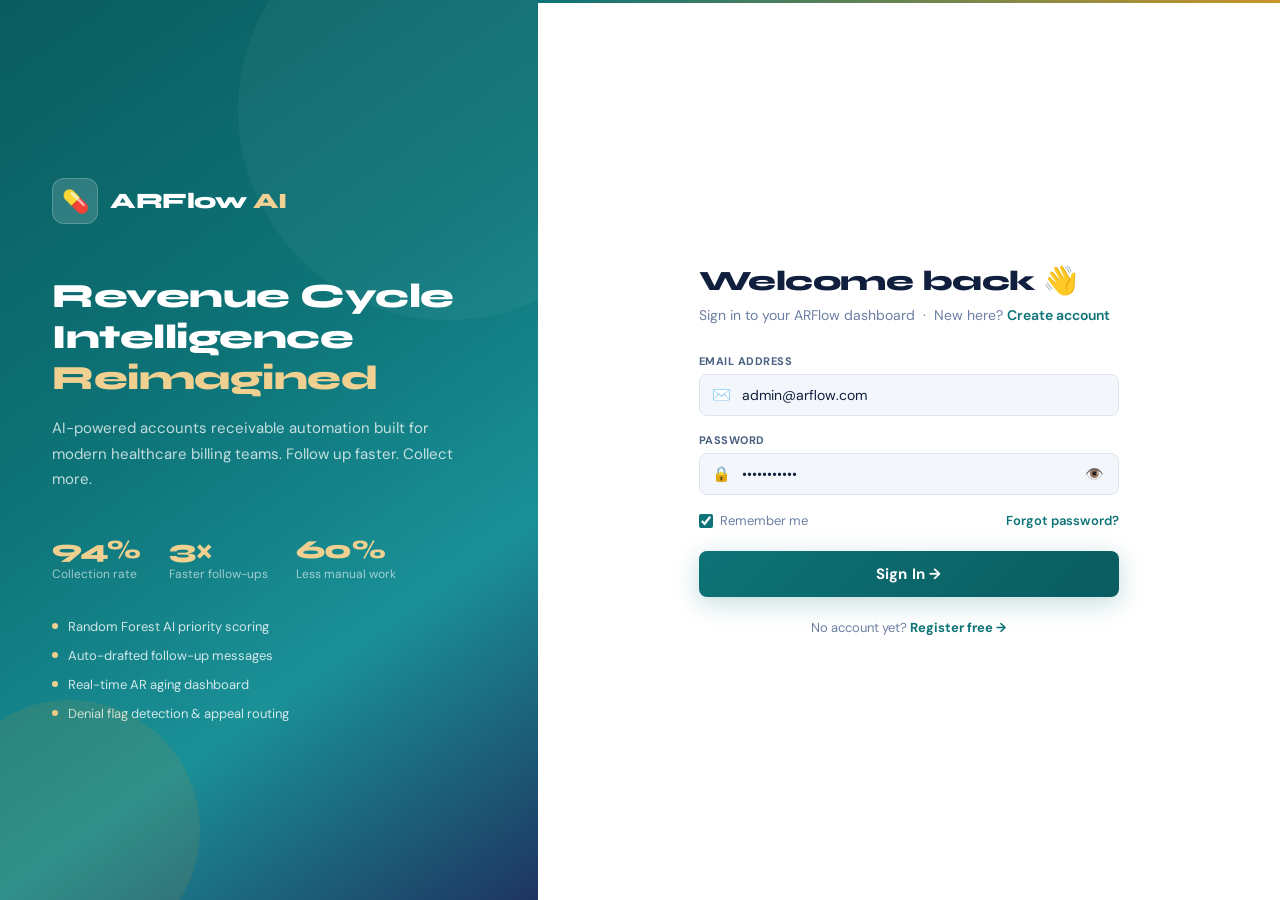
<file: frontend_ar/login.html>
<!DOCTYPE html>
<html lang="en">
<head>
<meta charset="UTF-8"/><meta name="viewport" content="width=device-width,initial-scale=1.0"/>
<title>ARFlow AI — Sign In</title>
<link rel="stylesheet" href="css/styles.css"/>
</head>
<body>
<div class="auth-page">
  <div class="auth-left">
    <div class="auth-brand-logo">
      <div class="auth-brand-icon">💊</div>
      <div class="auth-brand-name">ARFlow <span>AI</span></div>
    </div>
    <div class="auth-headline">Revenue Cycle<br/>Intelligence<br/><span>Reimagined</span></div>
    <div class="auth-tagline">AI-powered accounts receivable automation built for modern healthcare billing teams. Follow up faster. Collect more.</div>
    <div class="auth-stats">
      <div class="auth-stat"><div class="auth-stat-val">94%</div><div class="auth-stat-lbl">Collection rate</div></div>
      <div class="auth-stat"><div class="auth-stat-val">3×</div><div class="auth-stat-lbl">Faster follow-ups</div></div>
      <div class="auth-stat"><div class="auth-stat-val">60%</div><div class="auth-stat-lbl">Less manual work</div></div>
    </div>
    <div class="auth-feat-list">
      <div class="auth-feat"><div class="auth-feat-dot"></div>Random Forest AI priority scoring</div>
      <div class="auth-feat"><div class="auth-feat-dot"></div>Auto-drafted follow-up messages</div>
      <div class="auth-feat"><div class="auth-feat-dot"></div>Real-time AR aging dashboard</div>
      <div class="auth-feat"><div class="auth-feat-dot"></div>Denial flag detection & appeal routing</div>
    </div>
  </div>

  <div class="auth-right">
    <div class="auth-form-wrap">
      <div style="margin-bottom:28px">
        <div class="auth-form-title">Welcome back 👋</div>
        <div class="auth-form-sub">Sign in to your ARFlow dashboard &nbsp;·&nbsp; New here? <a href="register.html">Create account</a></div>
      </div>

      <div class="form-alert alert-error" id="errAlert">
        <span>🔒</span><span id="errMsg">Invalid credentials. Please try again.</span>
      </div>

      <div class="form-group">
        <label class="form-label">Email Address</label>
        <div class="form-field">
          <span class="form-icon">✉️</span>
          <input class="form-input" type="email" id="email" placeholder="you@hospital.com" value="admin@arflow.com"/>
        </div>
      </div>

      <div class="form-group">
        <label class="form-label">Password</label>
        <div class="form-field">
          <span class="form-icon">🔒</span>
          <input class="form-input" type="password" id="pass" placeholder="Enter your password" value="password123"/>
          <button class="eye-toggle" onclick="toggleEye('pass',this)">👁️</button>
        </div>
      </div>

      <div style="display:flex;justify-content:space-between;align-items:center;margin-bottom:22px">
        <label style="display:flex;align-items:center;gap:7px;font-size:13px;color:var(--muted);cursor:pointer">
          <input type="checkbox" checked style="accent-color:var(--teal);width:14px;height:14px"/> Remember me
        </label>
        <a href="forgot.html" style="font-size:13px;color:var(--teal);font-weight:600">Forgot password?</a>
      </div>

      <button class="auth-submit" id="loginBtn" onclick="doLogin()">
        <div class="spinner" id="sp"></div>
        <span id="btnTxt">Sign In →</span>
      </button>


  

      <div style="margin-top:22px;text-align:center;font-size:13px;color:var(--muted)">
        No account yet? <a href="register.html" style="color:var(--teal);font-weight:700">Register free →</a>
      </div>
    </div>
  </div>
</div>
<script>
if(localStorage.getItem('arflow_user')) window.location.href='dashboard.html';
function toggleEye(id,btn){const f=document.getElementById(id);f.type=f.type==='password'?'text':'password';btn.textContent=f.type==='password'?'👁️':'🙈'}
function doLogin(){
  const e=document.getElementById('email').value.trim();
  const p=document.getElementById('pass').value;
  const err=document.getElementById('errAlert');
  err.classList.remove('show');
  if(!e||!p){document.getElementById('errMsg').textContent='Please fill in all fields.';err.classList.add('show');return}
  document.getElementById('sp').style.display='block';
  document.getElementById('btnTxt').textContent='Signing in…';
  document.getElementById('loginBtn').disabled=true;
  setTimeout(()=>{
    if(e==='admin@arflow.com'&&p==='password123'){
      localStorage.setItem('arflow_user',JSON.stringify({name:'Sarah R.',role:'RCM Manager',email:e}));
      window.location.href='dashboard.html';
    } else {
      document.getElementById('sp').style.display='none';
      document.getElementById('btnTxt').textContent='Sign In →';
      document.getElementById('loginBtn').disabled=false;
      document.getElementById('errMsg').textContent='Invalid email or password.';
      err.classList.add('show');
    }
  },900);
}
document.addEventListener('keydown',e=>{if(e.key==='Enter')doLogin()});
</script>
</body>
</html>
</file>
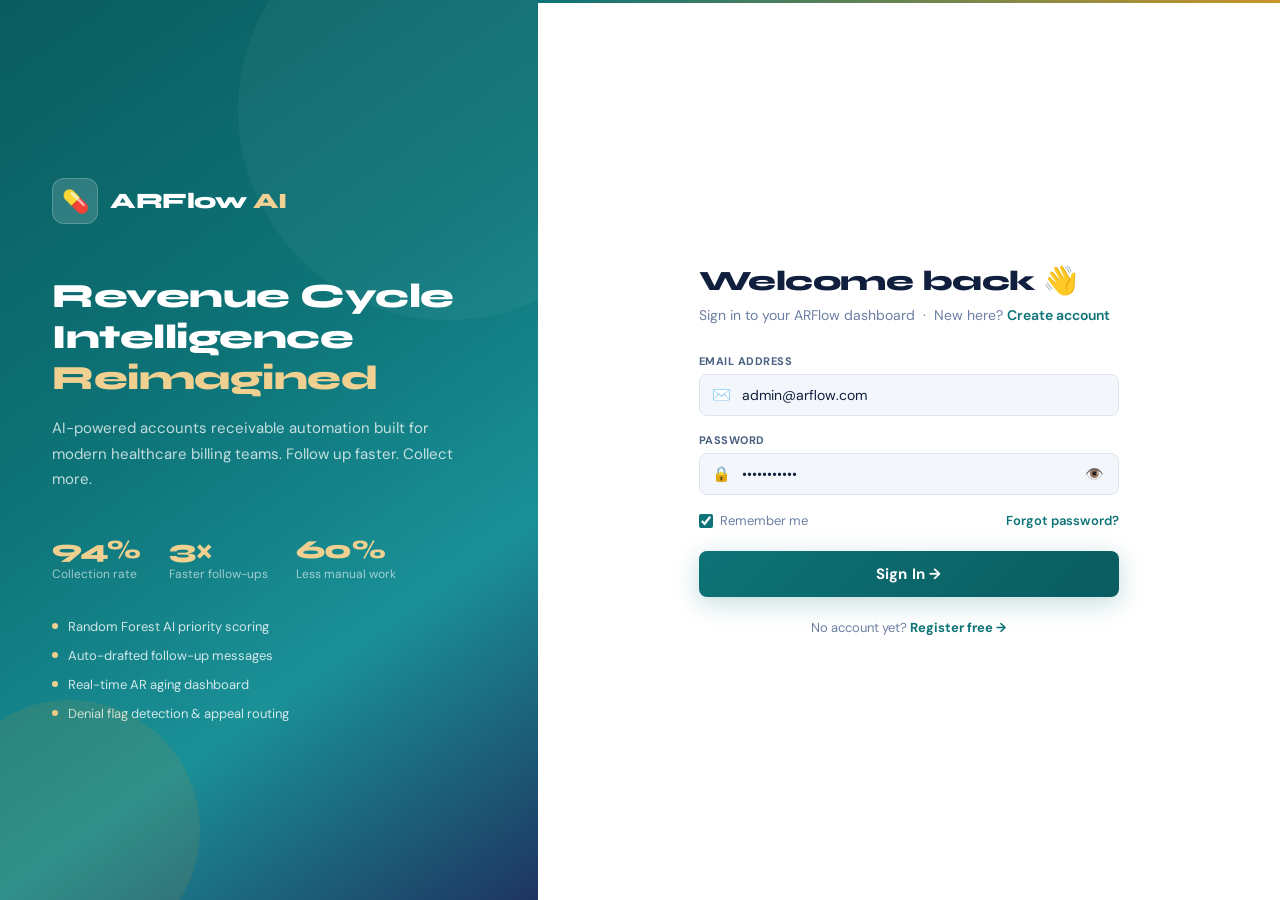
<file: frontend_ar/notifications.html>
<!DOCTYPE html>
<html lang="en"><head><meta charset="UTF-8"/><title>ARFlow AI — Notifications</title><link rel="stylesheet" href="css/styles.css"/></head>
<body><div class="app-layout" id="app"></div>
<script src="js/shared.js"></script>
<script>
requireAuth();const DATA=loadData();
document.getElementById('app').innerHTML=renderSidebar('notifications')+`<div class="main-area">${renderTopbar('Notifications','Recent activity and system alerts')}<div class="content" id="c"></div></div>`+renderToast();
const high=DATA.filter(d=>d.priority_label==='High'&&d.claim_status!=='Paid');
const paid=DATA.filter(d=>d.claim_status==='Paid');
document.getElementById('c').innerHTML=`
<div style="display:flex;justify-content:space-between;align-items:center;margin-bottom:14px">
  <span class="badge b-teal">${high.length} unread</span>
  <button class="btn btn-outline btn-sm" onclick="document.querySelectorAll('.notif.unread').forEach(n=>{n.classList.remove('unread');n.querySelector('.unread-dot')?.remove()});showToast('All marked as read')">✓ Mark all read</button>
</div>
<div class="card" style="padding:8px 14px"><div class="notif-list">
${high.map((r,i)=>`<div class="notif unread" style="animation-delay:${i*.05}s" onclick="this.classList.remove('unread');this.querySelector('.unread-dot')?.remove()">
  <div class="notif-ic ki-r">🚨</div>
  <div class="notif-bd"><div class="notif-ti">${r.claim_id} — ${money(r.balance_due)} overdue · ${r.payer_type}</div><div class="notif-de">${r.days_in_ar}d in AR · ${r.followup_count} follow-up(s) · ${r.denial_flag?'Denial flag set':'No denial'} · ${r.department}</div><div class="notif-tm">Today · AI Engine</div></div>
  <div class="unread-dot"></div>
</div>`).join('')}
${paid.map((r,i)=>`<div class="notif" style="animation-delay:${(high.length+i)*.05}s">
  <div class="notif-ic ki-g">✅</div>
  <div class="notif-bd"><div class="notif-ti">Payment received — ${r.claim_id} · ${money(r.payment_received)}</div><div class="notif-de">${r.payer_type} · ${r.service_type} · Resolved</div><div class="notif-tm">${r.days_in_ar} days ago · Payment System</div></div>
</div>`).join('')}
<div class="notif" style="animation-delay:.5s"><div class="notif-ic ki-t">📊</div><div class="notif-bd"><div class="notif-ti">Dataset loaded — ${DATA.length} claims imported</div><div class="notif-de">AI scored and ranked all claims. ${high.length} high-priority flagged.</div><div class="notif-tm">Session start · System</div></div></div>
<div class="notif" style="animation-delay:.55s"><div class="notif-ic ki-gold" style="background:var(--gold-lt)">⚙️</div><div class="notif-bd"><div class="notif-ti">AI Model Active — Random Forest Classifier</div><div class="notif-de">120 estimators · max_depth 10 · priority scoring online</div><div class="notif-tm">Session start · AI Engine</div></div></div>
</div></div>`;
</script></body></html>
</file>
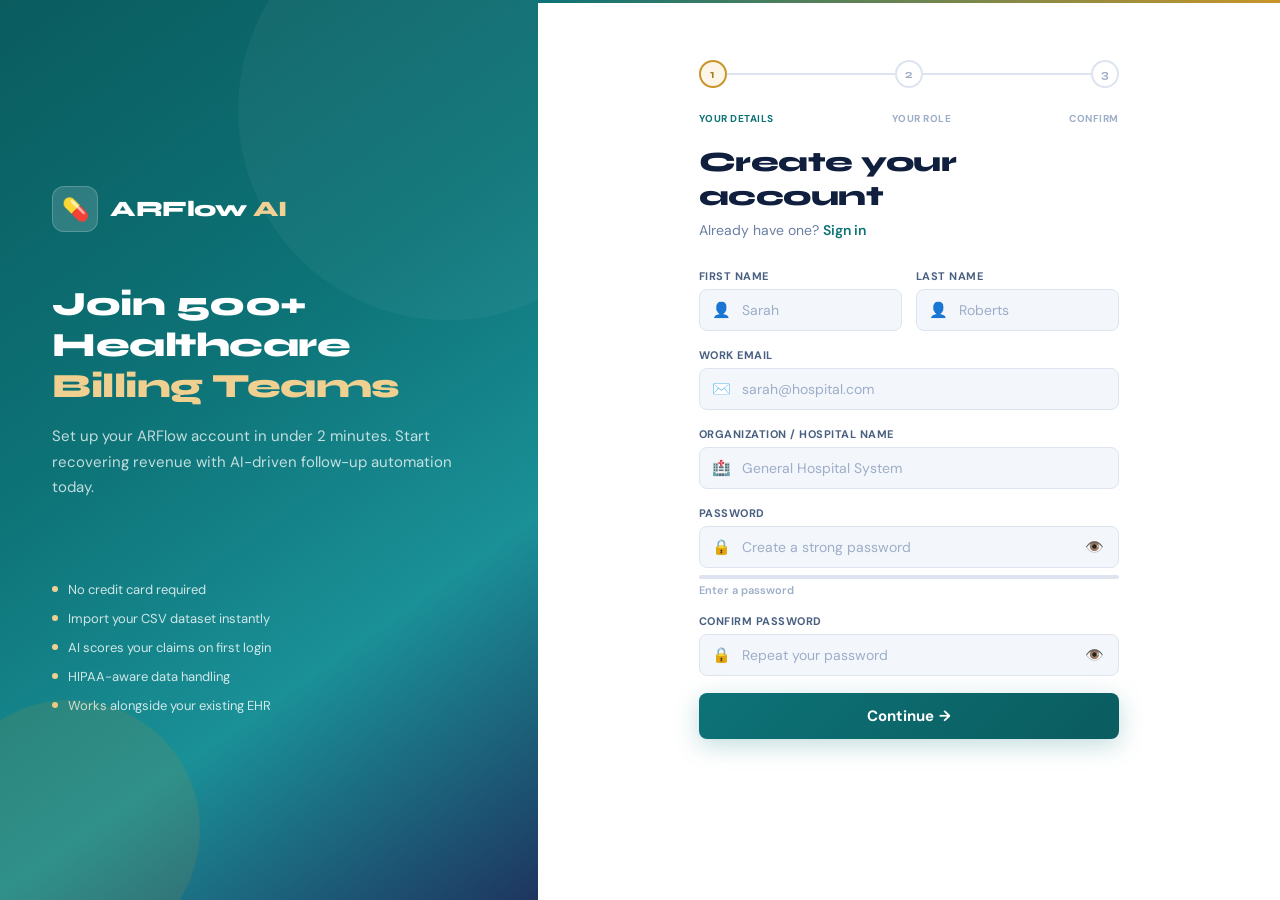
<file: frontend_ar/register.html>
<!DOCTYPE html>
<html lang="en">
<head>
<meta charset="UTF-8"/><meta name="viewport" content="width=device-width,initial-scale=1.0"/>
<title>ARFlow AI — Create Account</title>
<link rel="stylesheet" href="css/styles.css"/>
<style>
.step-panel{display:none;animation:fadeUp .4s ease}
.step-panel.active{display:block}
.role-grid{display:grid;grid-template-columns:1fr 1fr;gap:10px;margin-bottom:18px}
.role-card{border:2px solid var(--border);border-radius:var(--r-sm);padding:14px 12px;cursor:pointer;transition:all .2s;text-align:center}
.role-card:hover{border-color:var(--teal-md);background:var(--teal-lt)}
.role-card.sel{border-color:var(--teal);background:var(--teal-lt);box-shadow:0 0 0 2px var(--teal-glow)}
.role-card-ic{font-size:24px;margin-bottom:6px}
.role-card-lbl{font-size:12px;font-weight:700;color:var(--navy)}
.role-card-sub{font-size:11px;color:var(--muted);margin-top:2px}
.success-wrap{text-align:center;padding:10px 0 20px}
.success-ic{width:72px;height:72px;border-radius:50%;background:linear-gradient(135deg,var(--teal),var(--teal-d));display:flex;align-items:center;justify-content:center;font-size:32px;margin:0 auto 20px;box-shadow:var(--shadow-teal)}
</style>
</head>
<body>
<div class="auth-page">

  <!-- LEFT -->
  <div class="auth-left">
    <div class="auth-brand-logo">
      <div class="auth-brand-icon">💊</div>
      <div class="auth-brand-name">ARFlow <span>AI</span></div>
    </div>
    <div class="auth-headline">Join 500+<br/>Healthcare<br/><span>Billing Teams</span></div>
    <div class="auth-tagline">Set up your ARFlow account in under 2 minutes. Start recovering revenue with AI-driven follow-up automation today.</div>
    <div class="auth-feat-list">
      <div class="auth-feat"><div class="auth-feat-dot"></div>No credit card required</div>
      <div class="auth-feat"><div class="auth-feat-dot"></div>Import your CSV dataset instantly</div>
      <div class="auth-feat"><div class="auth-feat-dot"></div>AI scores your claims on first login</div>
      <div class="auth-feat"><div class="auth-feat-dot"></div>HIPAA-aware data handling</div>
      <div class="auth-feat"><div class="auth-feat-dot"></div>Works alongside your existing EHR</div>
    </div>
  </div>

  <!-- RIGHT -->
  <div class="auth-right" style="align-items:flex-start;padding-top:60px">
    <div class="auth-form-wrap">

      <!-- Step indicator -->
      <div class="step-indicator" id="stepInd">
        <div class="step-dot active" id="sd1">1</div>
        <div class="step-line" id="sl1"></div>
        <div class="step-dot" id="sd2">2</div>
        <div class="step-line" id="sl2"></div>
        <div class="step-dot" id="sd3">3</div>
      </div>
      <div class="step-lbl-row">
        <span class="step-lbl active" id="slbl1">Your Details</span>
        <span class="step-lbl" id="slbl2">Your Role</span>
        <span class="step-lbl" id="slbl3">Confirm</span>
      </div>

      <div class="form-alert alert-error" id="errAlert">
        <span>⚠️</span><span id="errMsg">Please fill in all required fields.</span>
      </div>

      <!-- ── STEP 1: Account Details ── -->
      <div class="step-panel active" id="step1">
        <div class="auth-form-title">Create your account</div>
        <div class="auth-form-sub">Already have one? <a href="login.html">Sign in</a></div>

        <div class="form-row-2">
          <div class="form-group">
            <label class="form-label">First Name</label>
            <div class="form-field">
              <span class="form-icon">👤</span>
              <input class="form-input" type="text" id="fname" placeholder="Sarah"/>
            </div>
          </div>
          <div class="form-group">
            <label class="form-label">Last Name</label>
            <div class="form-field">
              <span class="form-icon">👤</span>
              <input class="form-input" type="text" id="lname" placeholder="Roberts"/>
            </div>
          </div>
        </div>

        <div class="form-group">
          <label class="form-label">Work Email</label>
          <div class="form-field">
            <span class="form-icon">✉️</span>
            <input class="form-input" type="email" id="email" placeholder="sarah@hospital.com"/>
          </div>
        </div>

        <div class="form-group">
          <label class="form-label">Organization / Hospital Name</label>
          <div class="form-field">
            <span class="form-icon">🏥</span>
            <input class="form-input" type="text" id="org" placeholder="General Hospital System"/>
          </div>
        </div>

        <div class="form-group">
          <label class="form-label">Password</label>
          <div class="form-field">
            <span class="form-icon">🔒</span>
            <input class="form-input" type="password" id="pass" placeholder="Create a strong password" oninput="checkStrength(this.value)"/>
            <button class="eye-toggle" onclick="toggleEye('pass',this)">👁️</button>
          </div>
          <div class="strength-wrap">
            <div class="strength-bar"><div class="strength-fill" id="sBar"></div></div>
            <div class="strength-lbl" id="sLbl" style="color:var(--muted2)">Enter a password</div>
          </div>
        </div>

        <div class="form-group">
          <label class="form-label">Confirm Password</label>
          <div class="form-field">
            <span class="form-icon">🔒</span>
            <input class="form-input" type="password" id="pass2" placeholder="Repeat your password"/>
            <button class="eye-toggle" onclick="toggleEye('pass2',this)">👁️</button>
          </div>
        </div>

        <button class="auth-submit" onclick="goStep2()">Continue →</button>
      </div>

      <!-- ── STEP 2: Role selection ── -->
      <div class="step-panel" id="step2">
        <div class="auth-form-title" style="margin-bottom:6px">Your role</div>
        <div class="auth-form-sub">This helps us personalise your dashboard experience</div>

        <div class="role-grid" id="roleGrid">
          <div class="role-card sel" onclick="selectRole(this,'RCM Manager')">
            <div class="role-card-ic">💼</div>
            <div class="role-card-lbl">RCM Manager</div>
            <div class="role-card-sub">Oversee revenue cycle operations</div>
          </div>
          <div class="role-card" onclick="selectRole(this,'Billing Specialist')">
            <div class="role-card-ic">🧾</div>
            <div class="role-card-lbl">Billing Specialist</div>
            <div class="role-card-sub">Manage claims & follow-ups</div>
          </div>
          <div class="role-card" onclick="selectRole(this,'AR Analyst')">
            <div class="role-card-ic">📊</div>
            <div class="role-card-lbl">AR Analyst</div>
            <div class="role-card-sub">Analyse outstanding balances</div>
          </div>
          <div class="role-card" onclick="selectRole(this,'Compliance Officer')">
            <div class="role-card-ic">🛡️</div>
            <div class="role-card-lbl">Compliance Officer</div>
            <div class="role-card-sub">Ensure regulatory adherence</div>
          </div>
        </div>

        <div class="form-group">
          <label class="form-label">Department</label>
          <div class="form-field">
            <span class="form-icon">🏢</span>
            <select class="form-input" id="dept" style="padding-left:42px;appearance:none;cursor:pointer">
              <option value="">Select your department</option>
              <option>Revenue Cycle Management</option>
              <option>Patient Financial Services</option>
              <option>Medical Billing</option>
              <option>Finance & Accounting</option>
              <option>Compliance</option>
              <option>IT / Systems</option>
            </select>
          </div>
        </div>

        <div class="form-group">
          <label class="form-label">How many claims do you process monthly?</label>
          <div class="form-field">
            <span class="form-icon">📋</span>
            <select class="form-input" id="volume" style="padding-left:42px;appearance:none;cursor:pointer">
              <option value="">Select volume</option>
              <option>Under 100</option>
              <option>100 – 500</option>
              <option>500 – 2,000</option>
              <option>2,000 – 10,000</option>
              <option>10,000+</option>
            </select>
          </div>
        </div>

        <div class="checkbox-row">
          <input type="checkbox" id="terms" checked/>
          <label for="terms">I agree to the <a href="#">Terms of Service</a> and <a href="#">Privacy Policy</a>, including HIPAA data handling guidelines.</label>
        </div>

        <div style="display:flex;gap:10px">
          <button class="auth-submit" style="flex:0 0 auto;width:auto;padding:13px 20px;background:var(--bg);color:var(--slate);box-shadow:none;border:1.5px solid var(--border2)" onclick="goBack(1)">← Back</button>
          <button class="auth-submit" style="flex:1" onclick="goStep3()">
            <div class="spinner" id="sp2"></div>
            <span id="btn2Txt">Create Account →</span>
          </button>
        </div>
      </div>

      <!-- ── STEP 3: Success ── -->
      <div class="step-panel" id="step3">
        <div class="success-wrap">
          <div class="success-ic">✅</div>
          <div style="font-family:var(--font-display);font-size:24px;font-weight:800;color:var(--navy);margin-bottom:8px">Account Created!</div>
          <div style="font-size:14px;color:var(--muted);line-height:1.6;margin-bottom:28px">Welcome to ARFlow AI, <strong id="welcomeName">—</strong>. Your account is ready. Let's get your first dataset loaded.</div>

          <div style="background:var(--gold-lt);border:1px solid var(--gold-md);border-radius:var(--r-sm);padding:14px 16px;text-align:left;margin-bottom:22px">
            <div style="font-weight:700;font-size:13px;color:var(--gold-d);margin-bottom:8px">🚀 Next Steps</div>
            <div style="display:flex;flex-direction:column;gap:7px">
              <div style="font-size:13px;color:var(--slate)">① <strong>Upload your claims CSV</strong> — use the 19-column format</div>
              <div style="font-size:13px;color:var(--slate)">② <strong>AI will score every claim</strong> by priority automatically</div>
              <div style="font-size:13px;color:var(--slate)">③ <strong>Start following up</strong> on high-risk claims immediately</div>
            </div>
          </div>

          <button class="auth-submit" onclick="window.location.href='dashboard.html'" style="margin-bottom:12px">
            Go to Dashboard →
          </button>
          <div style="font-size:13px;color:var(--muted)">or <a href="upload.html" style="color:var(--teal);font-weight:600">upload your CSV first</a></div>
        </div>
      </div>

    </div>
  </div>
</div>

<script>
let selectedRole = 'RCM Manager';
let currentStep = 1;

function toggleEye(id, btn) {
  const f = document.getElementById(id);
  f.type = f.type === 'password' ? 'text' : 'password';
  btn.textContent = f.type === 'password' ? '👁️' : '🙈';
}

function checkStrength(v) {
  const bar = document.getElementById('sBar');
  const lbl = document.getElementById('sLbl');
  let score = 0;
  if (v.length >= 8) score++;
  if (/[A-Z]/.test(v)) score++;
  if (/[0-9]/.test(v)) score++;
  if (/[^A-Za-z0-9]/.test(v)) score++;
  const map = [
    [0, '0%', '#e2e8f0', 'Too short'],
    [1, '25%', 'var(--red)', 'Weak'],
    [2, '50%', 'var(--amber)', 'Fair'],
    [3, '75%', 'var(--gold)', 'Good'],
    [4, '100%', 'var(--green)', 'Strong ✓'],
  ];
  const [, w, bg, txt] = map[score];
  bar.style.width = w; bar.style.background = bg; lbl.textContent = txt; lbl.style.color = bg;
}

function selectRole(el, role) {
  document.querySelectorAll('.role-card').forEach(c => c.classList.remove('sel'));
  el.classList.add('sel');
  selectedRole = role;
}

function showErr(msg) {
  document.getElementById('errMsg').textContent = msg;
  document.getElementById('errAlert').classList.add('show');
  setTimeout(() => document.getElementById('errAlert').classList.remove('show'), 3500);
}

function setStep(n) {
  for (let i=1;i<=3;i++) {
    document.getElementById('step'+i).classList.toggle('active', i===n);
    const dot = document.getElementById('sd'+i);
    dot.className = 'step-dot' + (i<n?' done':i===n?' active':'');
    const lbl = document.getElementById('slbl'+i);
    lbl.className = 'step-lbl' + (i<=n?' active':i===n?' done':'');
  }
  document.getElementById('sl1')?.classList.toggle('done', n>1);
  document.getElementById('sl2')?.classList.toggle('done', n>2);
  currentStep = n;
}

function goStep2() {
  const fn = document.getElementById('fname').value.trim();
  const ln = document.getElementById('lname').value.trim();
  const em = document.getElementById('email').value.trim();
  const og = document.getElementById('org').value.trim();
  const p1 = document.getElementById('pass').value;
  const p2 = document.getElementById('pass2').value;
  if (!fn||!ln) { showErr('Please enter your full name.'); return; }
  if (!em || !em.includes('@')) { showErr('Please enter a valid work email.'); return; }
  if (!og) { showErr('Please enter your organisation name.'); return; }
  if (p1.length < 8) { showErr('Password must be at least 8 characters.'); return; }
  if (p1 !== p2) { showErr('Passwords do not match.'); return; }
  setStep(2);
}

function goStep3() {
  const dept = document.getElementById('dept').value;
  const vol  = document.getElementById('volume').value;
  const terms= document.getElementById('terms').checked;
  if (!dept) { showErr('Please select your department.'); return; }
  if (!vol)  { showErr('Please select your claims volume.'); return; }
  if (!terms){ showErr('Please accept the Terms of Service to continue.'); return; }

  document.getElementById('sp2').style.display = 'block';
  document.getElementById('btn2Txt').textContent = 'Creating account…';
  setTimeout(() => {
    const fn = document.getElementById('fname').value.trim();
    const em = document.getElementById('email').value.trim();
    const og = document.getElementById('org').value.trim();
    localStorage.setItem('arflow_user', JSON.stringify({name:fn+' '+document.getElementById('lname').value.trim(), role:selectedRole, email:em, org:og}));
    document.getElementById('welcomeName').textContent = fn;
    setStep(3);
  }, 1200);
}

function goBack(n) { setStep(n); }
</script>
</body>
</html>
</file>
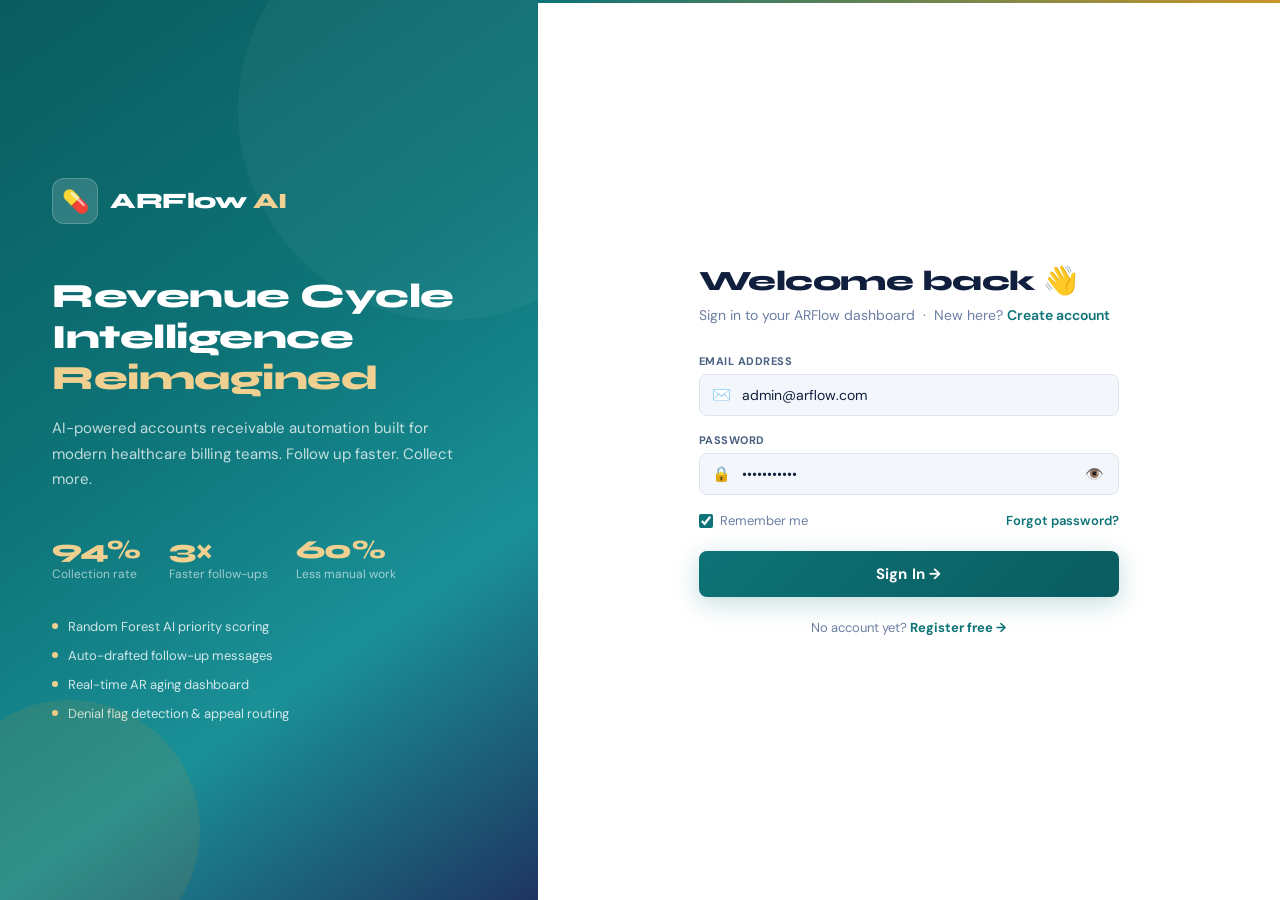
<file: frontend_ar/remainder.html>
<!DOCTYPE html>
<html lang="en">
<head>
  <meta charset="UTF-8"/>
  <meta name="viewport" content="width=device-width, initial-scale=1.0"/>
  <title>ARFlow AI — Send Reminders</title>
  <link rel="stylesheet" href="css/styles.css"/>
  <style>
    /* ── Fix: app-layout flex + body ── */
    body{display:flex;min-height:100vh}
    .app-layout{display:flex;width:100%;min-height:100vh}
    .main-area{margin-left:var(--sidebar);flex:1;display:flex;flex-direction:column;min-height:100vh;min-width:0}
    .content{padding:24px 28px;flex:1;min-width:0}

    /* ── Purple vars (must be inside :root or used inline) ── */
    :root{--purple:#7c3aed;--purple-lt:#f3effe;--purple-md:#c4b5fd}

    /* ── Topbar shimmer ── */
    .topbar{position:relative}
    .topbar::after{content:'';position:absolute;bottom:-2px;left:0;right:0;height:2px;
      background:linear-gradient(90deg,var(--teal),var(--gold),var(--teal));
      background-size:200% 100%;animation:shimmer 3s linear infinite}

    /* ── Two-col split layout ── */
    .two-col{display:grid;grid-template-columns:1fr 380px;gap:22px;align-items:start}
    .left-panel{min-width:0}
    .right-panel{position:sticky;top:80px;min-width:0}

    /* ── Cards ── */
    .card{background:var(--white);border:1.5px solid var(--border);border-radius:16px;padding:22px;margin-bottom:18px;box-shadow:var(--shadow-sm)}
    .card-title{font-family:var(--font-display);font-size:15px;font-weight:700;color:var(--navy);margin-bottom:16px;display:flex;align-items:center;gap:8px}
    .step-badge{width:22px;height:22px;border-radius:6px;background:var(--teal-lt);color:var(--teal);font-size:11px;font-weight:800;display:flex;align-items:center;justify-content:center;border:1px solid var(--teal-md);flex-shrink:0}

    /* ── Step 1 — Claim Select ── */
    .claim-search-bar{display:flex;gap:10px;margin-bottom:12px;flex-wrap:wrap}
    .claim-search-wrap{position:relative;flex:1;min-width:160px}
    .claim-search-icon{position:absolute;left:12px;top:50%;transform:translateY(-50%);color:var(--muted2);font-size:14px;pointer-events:none}
    .claim-search-input{width:100%;padding:9px 12px 9px 36px;background:var(--white);border:1.5px solid var(--border);border-radius:var(--r-sm);color:var(--text);font-size:13px;outline:none;transition:border-color .2s}
    .claim-search-input:focus{border-color:var(--teal);box-shadow:0 0 0 3px var(--teal-glow)}
    .claim-search-input::placeholder{color:var(--muted2)}
    .fsel{padding:9px 28px 9px 12px;background:var(--white);border:1.5px solid var(--border);border-radius:var(--r-sm);color:var(--text);font-size:12px;font-weight:600;outline:none;cursor:pointer;transition:border-color .2s;appearance:none;background-image:url("data:image/svg+xml,%3Csvg xmlns='http://www.w3.org/2000/svg' width='12' height='12' viewBox='0 0 12 12'%3E%3Cpath fill='%236b7fa3' d='M6 8L1 3h10z'/%3E%3C/svg%3E");background-repeat:no-repeat;background-position:right 9px center}
    .fsel:focus,.fsel:hover{border-color:var(--teal)}
    .select-all-row{display:flex;align-items:center;gap:10px;margin-bottom:10px;padding:0 2px}
    .sel-btn{font-size:12px;font-weight:600;cursor:pointer;transition:color .15s;background:none;border:none;padding:0}
    .sel-btn.teal{color:var(--teal)}.sel-btn.teal:hover{color:var(--teal-d)}
    .sel-btn.gray{color:var(--muted2)}.sel-btn.gray:hover{color:var(--muted)}
    .selected-count{font-size:12px;color:var(--muted);margin-left:auto}
    .selected-count span{color:var(--teal);font-weight:700}
    .claim-list{display:flex;flex-direction:column;gap:7px;max-height:320px;overflow-y:auto;padding-right:4px}
    .claim-list::-webkit-scrollbar{width:4px}
    .claim-list::-webkit-scrollbar-thumb{background:var(--border2);border-radius:2px}
    .claim-item{display:flex;align-items:center;gap:12px;padding:11px 13px;border-radius:var(--r-sm);background:var(--bg);border:1.5px solid var(--border);cursor:pointer;transition:all .15s}
    .claim-item:hover{border-color:var(--teal-md);background:var(--teal-lt)}
    .claim-item.selected{border-color:var(--teal);background:var(--teal-lt);box-shadow:0 0 0 2px var(--teal-glow)}
    .claim-checkbox{width:18px;height:18px;border-radius:5px;border:2px solid var(--border2);background:var(--white);flex-shrink:0;display:flex;align-items:center;justify-content:center;transition:all .15s;font-size:11px;color:transparent}
    .claim-item.selected .claim-checkbox{background:var(--teal);border-color:var(--teal);color:#fff}
    .claim-info{flex:1;min-width:0}
    .claim-info-top{display:flex;align-items:center;gap:7px;margin-bottom:3px}
    .claim-id-lbl{font-family:var(--font-display);font-size:13px;font-weight:700;color:var(--teal)}
    .pri-badge{display:inline-flex;align-items:center;padding:2px 8px;border-radius:20px;font-size:10px;font-weight:700}
    .pri-badge.High{background:var(--red-lt);color:var(--red)}
    .pri-badge.Medium{background:var(--amber-lt);color:var(--amber)}
    .pri-badge.Low{background:var(--green-lt);color:var(--green)}
    .claim-sub{font-size:12px;color:var(--muted)}
    .claim-sub strong{color:var(--text);font-weight:600}
    .claim-days{font-size:12px;font-weight:700;text-align:right}
    .claim-bal{font-size:11px;color:var(--muted);text-align:right;margin-top:2px}

    /* ── Step 2 — Channel ── */
    .channel-grid{display:grid;grid-template-columns:repeat(3,1fr);gap:10px}
    .channel-card{padding:14px;border-radius:var(--r);background:var(--bg);border:2px solid var(--border);cursor:pointer;transition:all .2s;text-align:center}
    .channel-card:hover{border-color:var(--teal-md);background:var(--teal-lt)}
    .channel-card.selected{border-color:var(--teal);background:var(--teal-lt);box-shadow:0 0 0 3px var(--teal-glow)}
    .channel-icon{font-size:24px;margin-bottom:6px}
    .channel-name{font-size:13px;font-weight:700;margin-bottom:2px;color:var(--navy)}
    .channel-desc{font-size:11px;color:var(--muted)}
    .channel-card.selected .channel-name{color:var(--teal)}

    /* ── Step 3 — Compose ── */
    .template-tabs{display:flex;gap:6px;margin-bottom:14px;flex-wrap:wrap}
    .tmpl-tab{padding:7px 14px;border-radius:var(--r-sm);font-size:12px;font-weight:600;cursor:pointer;border:1.5px solid var(--border);background:transparent;color:var(--muted);transition:all .2s}
    .tmpl-tab:hover{border-color:var(--teal);color:var(--teal)}
    .tmpl-tab.active{background:var(--teal-lt);border-color:var(--teal);color:var(--teal)}
    .compose-subject{width:100%;padding:10px 14px;background:var(--white);border:1.5px solid var(--border);border-radius:var(--r-sm) var(--r-sm) 0 0;color:var(--text);font-size:13px;outline:none;border-bottom:none;transition:border-color .2s}
    .compose-subject:focus{border-color:var(--teal)}
    .compose-subject::placeholder{color:var(--muted2)}
    .compose-body{width:100%;padding:14px;background:var(--white);border:1.5px solid var(--border);border-radius:0 0 var(--r-sm) var(--r-sm);color:var(--text);font-size:13px;outline:none;resize:vertical;min-height:180px;line-height:1.6;transition:border-color .2s}
    .compose-body:focus{border-color:var(--teal)}
    .compose-footer{display:flex;align-items:center;gap:10px;margin-top:10px;flex-wrap:wrap}
    .compose-hint{font-size:11px;color:var(--muted2)}
    .compose-hint span{color:var(--teal);font-weight:600}
    .ai-btn{padding:7px 14px;border-radius:var(--r-sm);background:var(--purple-lt);border:1.5px solid var(--purple-md);color:var(--purple);font-size:12px;font-weight:600;cursor:pointer;transition:all .2s;display:flex;align-items:center;gap:6px}
    .ai-btn:hover{background:var(--purple);color:#fff}
    .ai-btn:disabled{opacity:.5;cursor:not-allowed}
    .char-count{margin-left:auto;font-size:11px;color:var(--muted2)}

    /* ── Step 4 — Schedule ── */
    .schedule-opts{display:grid;grid-template-columns:1fr 1fr;gap:10px;margin-bottom:14px}
    .sched-card{padding:14px;border-radius:var(--r);background:var(--bg);border:2px solid var(--border);cursor:pointer;transition:all .2s}
    .sched-card:hover{border-color:var(--teal-md)}
    .sched-card.selected{border-color:var(--teal);background:var(--teal-lt);box-shadow:0 0 0 3px var(--teal-glow)}
    .sched-card-title{font-size:13px;font-weight:700;margin-bottom:3px;color:var(--navy);display:flex;align-items:center;gap:6px}
    .sched-card.selected .sched-card-title{color:var(--teal)}
    .sched-card-desc{font-size:11px;color:var(--muted)}
    .sched-datetime{display:flex;gap:10px;margin-top:10px}
    .date-input{flex:1;padding:9px 12px;background:var(--white);border:1.5px solid var(--border);border-radius:var(--r-sm);color:var(--text);font-size:13px;outline:none;transition:border-color .2s}
    .date-input:focus{border-color:var(--teal)}

    /* ── History ── */
    .history-list{display:flex;flex-direction:column;gap:8px}
    .history-item{display:flex;align-items:center;gap:12px;padding:11px 13px;background:var(--bg);border-radius:var(--r-sm);border:1.5px solid var(--border);font-size:12px}
    .hist-icon{font-size:16px;flex-shrink:0}
    .hist-body{flex:1}
    .hist-title{font-weight:600;margin-bottom:2px;color:var(--navy)}
    .hist-meta{color:var(--muted)}
    .hist-status{font-size:11px;font-weight:700;padding:2px 8px;border-radius:4px}
    .hist-status.sent{background:var(--green-lt);color:var(--green)}
    .hist-status.failed{background:var(--red-lt);color:var(--red)}
    .hist-status.pending{background:var(--amber-lt);color:var(--amber)}

    /* ── Right panel: preview + summary + send ── */
    .preview-card{background:var(--white);border:1.5px solid var(--border);border-radius:16px;overflow:hidden;margin-bottom:16px;box-shadow:var(--shadow-sm)}
    .preview-header{padding:14px 18px;border-bottom:1.5px solid var(--border);display:flex;justify-content:space-between;align-items:center;background:var(--bg)}
    .preview-title{font-family:var(--font-display);font-size:14px;font-weight:700;color:var(--navy)}
    .preview-badge{font-size:10px;font-weight:700;padding:3px 9px;border-radius:4px;background:var(--teal-lt);color:var(--teal);border:1px solid var(--teal-md)}
    .email-mock{background:#f0f4fa;padding:18px}
    .email-header-bar{background:var(--white);border-radius:var(--r-sm);padding:13px 15px;margin-bottom:11px;border:1px solid var(--border)}
    .email-field{display:flex;gap:8px;margin-bottom:6px;font-size:12px}
    .email-field:last-child{margin-bottom:0}
    .email-field-lbl{color:var(--muted);width:32px;flex-shrink:0;font-weight:600}
    .email-field-val{color:var(--text)}
    .email-body-mock{background:var(--white);border-radius:var(--r-sm);padding:15px;font-size:12px;color:var(--slate);line-height:1.7;white-space:pre-wrap;word-break:break-word;max-height:220px;overflow-y:auto;border:1px solid var(--border)}
    .email-body-mock::-webkit-scrollbar{width:3px}
    .email-body-mock::-webkit-scrollbar-thumb{background:var(--border2)}
    .summary-card{background:var(--white);border:1.5px solid var(--border);border-radius:16px;padding:18px;margin-bottom:16px;box-shadow:var(--shadow-sm)}
    .summary-row{display:flex;justify-content:space-between;align-items:center;padding:8px 0;border-bottom:1px solid var(--border);font-size:13px}
    .summary-row:last-child{border-bottom:none}
    .summary-row .lbl{color:var(--muted)}
    .summary-row .val{font-weight:700;color:var(--navy)}
    .send-btn-wrap{display:flex;flex-direction:column;gap:8px}
    .send-btn{width:100%;padding:14px;border-radius:var(--r);background:linear-gradient(135deg,var(--teal),var(--teal-d));border:none;color:#fff;font-size:15px;font-weight:800;font-family:var(--font-display);cursor:pointer;transition:all .2s;display:flex;align-items:center;justify-content:center;gap:8px;letter-spacing:.3px;box-shadow:var(--shadow-teal)}
    .send-btn:hover{transform:translateY(-1px);box-shadow:0 8px 28px rgba(13,115,119,.35)}
    .send-btn:disabled{opacity:.45;cursor:not-allowed;transform:none;box-shadow:none}
    .save-draft-btn{width:100%;padding:11px;border-radius:var(--r);background:transparent;border:1.5px solid var(--border2);color:var(--muted);font-size:13px;font-weight:600;cursor:pointer;transition:all .2s}
    .save-draft-btn:hover{border-color:var(--teal);color:var(--teal);background:var(--teal-lt)}

    /* ── Modal ── */
    .modal-overlay{position:fixed;inset:0;background:rgba(15,31,61,.45);z-index:300;display:flex;align-items:center;justify-content:center;opacity:0;pointer-events:none;transition:opacity .25s;backdrop-filter:blur(4px)}
    .modal-overlay.open{opacity:1;pointer-events:all}
    .modal-box{background:var(--white);border:1.5px solid var(--border);border-radius:20px;padding:36px;width:420px;text-align:center;transform:scale(.95);transition:transform .25s;box-shadow:var(--shadow-lg)}
    .modal-overlay.open .modal-box{transform:scale(1)}
    .modal-icon{font-size:48px;margin-bottom:16px}
    .modal-title{font-family:var(--font-display);font-size:22px;font-weight:800;margin-bottom:8px;color:var(--navy)}
    .modal-desc{font-size:13px;color:var(--muted);line-height:1.6;margin-bottom:24px}
    .progress-track{height:6px;background:var(--bg2);border-radius:3px;overflow:hidden;margin-bottom:16px}
    .progress-fill{height:100%;background:linear-gradient(90deg,var(--teal),var(--green));border-radius:3px;transition:width .4s ease}
    .modal-close-btn{padding:11px 32px;border-radius:var(--r-sm);background:var(--teal);border:none;color:#fff;font-size:14px;font-weight:700;font-family:var(--font-display);cursor:pointer;transition:all .2s}
    .modal-close-btn:hover{background:var(--teal-d)}

    /* ── Notif btn ── */
    .notif-btn{position:relative;width:36px;height:36px;border-radius:var(--r-sm);background:var(--bg);border:1.5px solid var(--border);display:flex;align-items:center;justify-content:center;cursor:pointer;font-size:16px;text-decoration:none;transition:border-color .2s}
    .notif-btn:hover{border-color:var(--teal)}
    .notif-dot{position:absolute;top:6px;right:6px;width:7px;height:7px;border-radius:50%;background:var(--red);border:2px solid var(--white)}

    @keyframes fadeUp{from{opacity:0;transform:translateY(14px)}to{opacity:1;transform:translateY(0)}}
    @keyframes shimmer{0%{background-position:200% 0}100%{background-position:-200% 0}}
    @keyframes spin{to{transform:rotate(360deg)}}
    .spinning{animation:spin 1s linear infinite}

    @media(max-width:960px){.two-col{grid-template-columns:1fr}.right-panel{position:static}}
  </style>
</head>
<body>
<div class="app-layout" id="app"></div>
<script src="js/shared.js"></script>
<script>
requireAuth();
const DATA = loadData();

/* ── Build claim list from shared data — only unpaid ── */
const CLAIMS = DATA
  .filter(d => d.claim_status !== 'Paid')
  .map(d => ({
    id:       d.claim_id,
    patient:  d.patient_id,
    city:     d.patient_city  || '—',
    payer:    d.payer_type,
    balance:  d.balance_due   || 0,
    days:     d.days_in_ar    || 0,
    status:   d.claim_status,
    priority: d.priority_label,
    denial:   d.denial_flag
  }));

/* ── Render shell ── */
document.getElementById('app').innerHTML =
  renderSidebar('tracker') +
  `<div class="main-area">
    ${renderTopbar('Send Reminders','Dashboard → Send Reminders')}
    <div class="content" id="c"></div>
  </div>` +
  renderToast();

/* ── Inject notif + history btn into topbar ── */
document.querySelector('.tb-right').insertAdjacentHTML('afterbegin', `
  <a class="notif-btn" href="alerts.html">🔔<span class="notif-dot"></span></a>
  <button class="btn btn-outline btn-sm" onclick="scrollToHistory()">📋 Sent History</button>
`);

/* ── Inject main content ── */
document.getElementById('c').innerHTML = `
<div class="two-col">

  <!-- LEFT: COMPOSE STEPS -->
  <div class="left-panel">

    <!-- STEP 1 -->
    <div class="card" style="animation:fadeUp .4s .04s both">
      <div class="card-title"><span class="step-badge">1</span> Select Claims</div>
      <div class="claim-search-bar">
        <div class="claim-search-wrap">
          <span class="claim-search-icon">🔍</span>
          <input class="claim-search-input" id="claimSearch" type="text"
            placeholder="Search claim ID, patient, payer…" oninput="renderClaimList()"/>
        </div>
        <select class="fsel" id="claimPriFilter" onchange="renderClaimList()">
          <option value="">All Priorities</option>
          <option>High</option><option>Medium</option><option>Low</option>
        </select>
        <select class="fsel" id="claimStatusFilter" onchange="renderClaimList()">
          <option value="">All Status</option>
          <option>Pending</option><option>Denied</option><option>In Review</option>
        </select>
      </div>
      <div class="select-all-row">
        <button class="sel-btn teal" onclick="selectAll()">Select All</button>
        <button class="sel-btn gray" onclick="clearAll()">Clear</button>
        <div class="selected-count"><span id="selCount">0</span> selected</div>
      </div>
      <div class="claim-list" id="claimList"></div>
    </div>

    <!-- STEP 2 -->
    <div class="card" style="animation:fadeUp .4s .08s both">
      <div class="card-title"><span class="step-badge">2</span> Reminder Channel</div>
      <div class="channel-grid">
        <div class="channel-card selected" onclick="selectChannel('email')" id="ch-email">
          <div class="channel-icon">📧</div><div class="channel-name">Email</div>
          <div class="channel-desc">Formal payer notification</div>
        </div>
        <div class="channel-card" onclick="selectChannel('fax')" id="ch-fax">
          <div class="channel-icon">📠</div><div class="channel-name">Fax</div>
          <div class="channel-desc">Official document delivery</div>
        </div>
        <div class="channel-card" onclick="selectChannel('portal')" id="ch-portal">
          <div class="channel-icon">🌐</div><div class="channel-name">Payer Portal</div>
          <div class="channel-desc">Direct portal submission</div>
        </div>
        <div class="channel-card" onclick="selectChannel('phone')" id="ch-phone">
          <div class="channel-icon">📞</div><div class="channel-name">Phone Script</div>
          <div class="channel-desc">Generate call script</div>
        </div>
        <div class="channel-card" onclick="selectChannel('sms')" id="ch-sms">
          <div class="channel-icon">💬</div><div class="channel-name">SMS / Text</div>
          <div class="channel-desc">Quick patient alert</div>
        </div>
        <div class="channel-card" onclick="selectChannel('bulk')" id="ch-bulk">
          <div class="channel-icon">📦</div><div class="channel-name">Bulk Batch</div>
          <div class="channel-desc">All channels at once</div>
        </div>
      </div>
    </div>

    <!-- STEP 3 -->
    <div class="card" style="animation:fadeUp .4s .12s both">
      <div class="card-title"><span class="step-badge">3</span> Compose Message</div>
      <div class="template-tabs">
        <button class="tmpl-tab active" onclick="loadTemplate('followup')">Follow-Up</button>
        <button class="tmpl-tab" onclick="loadTemplate('appeal')">Appeal</button>
        <button class="tmpl-tab" onclick="loadTemplate('urgent')">Urgent / Final Notice</button>
        <button class="tmpl-tab" onclick="loadTemplate('status')">Status Request</button>
        <button class="tmpl-tab" onclick="loadTemplate('custom')">Custom</button>
      </div>
      <input class="compose-subject" id="msgSubject" type="text" placeholder="Subject line…"/>
      <textarea class="compose-body" id="msgBody"
        oninput="updatePreview();updateCharCount()"
        placeholder="Write your reminder message…"></textarea>
      <div class="compose-footer">
        <span class="compose-hint">
          Use <span>{claim_id}</span>, <span>{payer}</span>,
          <span>{balance}</span>, <span>{days_in_ar}</span> as dynamic fields
        </span>
        <button class="ai-btn" onclick="aiGenerate()">✨ AI Generate</button>
        <span class="char-count" id="charCount">0 / 1000</span>
      </div>
    </div>

    <!-- STEP 4 -->
    <div class="card" style="animation:fadeUp .4s .16s both">
      <div class="card-title"><span class="step-badge">4</span> Schedule</div>
      <div class="schedule-opts">
        <div class="sched-card selected" onclick="selectSchedule('now')" id="sched-now">
          <div class="sched-card-title">⚡ Send Now</div>
          <div class="sched-card-desc">Dispatch immediately to selected claims</div>
        </div>
        <div class="sched-card" onclick="selectSchedule('schedule')" id="sched-schedule">
          <div class="sched-card-title">🕐 Schedule</div>
          <div class="sched-card-desc">Pick a specific date and time</div>
        </div>
        <div class="sched-card" onclick="selectSchedule('auto')" id="sched-auto">
          <div class="sched-card-title">🤖 Auto (AI)</div>
          <div class="sched-card-desc">AI picks optimal send time per payer</div>
        </div>
        <div class="sched-card" onclick="selectSchedule('recurring')" id="sched-recurring">
          <div class="sched-card-title">🔁 Recurring</div>
          <div class="sched-card-desc">Repeat every N days until resolved</div>
        </div>
      </div>
      <div id="schedDateRow" class="sched-datetime" style="display:none">
        <input class="date-input" type="date" id="schedDate"/>
        <input class="date-input" type="time" id="schedTime" value="09:00"/>
      </div>
      <div id="recurringRow" style="display:none;margin-top:10px">
        <select class="fsel" style="width:100%" id="recurInterval">
          <option>Every 3 days</option>
          <option>Every 5 days</option>
          <option selected>Every 7 days</option>
          <option>Every 14 days</option>
          <option>Every 30 days</option>
        </select>
      </div>
    </div>

    <!-- SENT HISTORY -->
    <div class="card" id="sentHistorySection" style="animation:fadeUp .4s .20s both">
      <div class="card-title">📋 Sent History</div>
      <div class="history-list" id="historyList"></div>
    </div>

  </div><!-- /left -->

  <!-- RIGHT: LIVE PREVIEW + SUMMARY + SEND -->
  <div class="right-panel">

    <div class="preview-card" style="animation:fadeUp .4s .1s both">
      <div class="preview-header">
        <div class="preview-title">Live Preview</div>
        <span class="preview-badge" id="previewChannel">EMAIL</span>
      </div>
      <div class="email-mock">
        <div class="email-header-bar">
          <div class="email-field">
            <span class="email-field-lbl">To:</span>
            <span class="email-field-val" id="previewTo">—</span>
          </div>
          <div class="email-field">
            <span class="email-field-lbl">From:</span>
            <span class="email-field-val">billing@hospital.com</span>
          </div>
          <div class="email-field">
            <span class="email-field-lbl">Sub:</span>
            <span class="email-field-val" id="previewSubject">—</span>
          </div>
        </div>
        <div class="email-body-mock" id="previewBody">Select claims and compose a message to see the preview here.</div>
      </div>
    </div>

    <div class="summary-card" style="animation:fadeUp .4s .15s both">
      <div class="card-title" style="margin-bottom:14px">📊 Send Summary</div>
      <div class="summary-row"><span class="lbl">Claims Selected</span><span class="val" id="sum-claims">0</span></div>
      <div class="summary-row"><span class="lbl">Channel</span><span class="val" id="sum-channel">Email</span></div>
      <div class="summary-row"><span class="lbl">Template</span><span class="val" id="sum-template">Follow-Up</span></div>
      <div class="summary-row"><span class="lbl">Schedule</span><span class="val" id="sum-schedule">Send Now</span></div>
      <div class="summary-row"><span class="lbl">Total Balance</span><span class="val" id="sum-balance" style="color:var(--amber)">$0</span></div>
    </div>

    <div class="send-btn-wrap" style="animation:fadeUp .4s .2s both">
      <button class="send-btn" id="sendBtn" onclick="sendReminders()">
        <span id="sendBtnIcon">📨</span> Send Reminders
      </button>
      <button class="save-draft-btn" onclick="saveDraft()">💾 Save as Draft</button>
    </div>

  </div><!-- /right -->
</div>

<!-- MODAL -->
<div class="modal-overlay" id="modalOverlay">
  <div class="modal-box">
    <div class="modal-icon"  id="modalIcon">📨</div>
    <div class="modal-title" id="modalTitle">Sending Reminders…</div>
    <div class="modal-desc"  id="modalDesc">Dispatching to selected claims. Please wait.</div>
    <div class="progress-track" id="progressTrack">
      <div class="progress-fill" id="progressFill" style="width:0%"></div>
    </div>
    <button class="modal-close-btn" id="modalCloseBtn" onclick="closeReminderModal()" style="display:none">✓ Done</button>
  </div>
</div>
`;

/* ── TEMPLATES ── */
const TEMPLATES = {
  followup:{
    subject:'Follow-Up: Pending Claim {claim_id} — Action Required',
    body:`Dear {payer} Claims Department,

We are writing to follow up on claim {claim_id} submitted on behalf of patient {patient_id}. This claim has been outstanding for {days_in_ar} days with a balance due of {balance}.

We kindly request an update on the status of this claim and ask that any outstanding information be addressed at your earliest convenience.

Please confirm receipt of this letter and provide an estimated resolution timeline.

Sincerely,
ARFlow AI — Billing Department
billing@hospital.com | +1 (800) 555-0100`
  },
  appeal:{
    subject:'Formal Appeal — Denied Claim {claim_id}',
    body:`Dear {payer} Appeals Department,

We are formally appealing the denial of claim {claim_id} for patient {patient_id}. The original denial was received and we believe the decision was made in error.

Supporting documentation is attached including:
• Original claim submission
• Clinical justification / medical necessity letter
• Prior authorization records (if applicable)

Balance in question: {balance}
Days since denial: {days_in_ar}

We request a full review and reversal within 30 days per regulatory requirements.

Respectfully,
ARFlow AI — Billing Department`
  },
  urgent:{
    subject:'⚠ URGENT — Final Notice for Claim {claim_id}',
    body:`Dear {payer} Claims Department,

This is a FINAL NOTICE regarding claim {claim_id}. This claim has been outstanding for {days_in_ar} days and carries a balance of {balance}.

Despite multiple previous follow-up attempts, we have not received a satisfactory resolution. If not addressed within 10 business days we will:

1. Escalate to your Provider Relations department
2. File a formal complaint with the State Insurance Commissioner
3. Pursue additional legal remedies as appropriate

Immediate action is required.

ARFlow AI — Billing Department
billing@hospital.com | +1 (800) 555-0100`
  },
  status:{
    subject:'Status Request — Claim {claim_id}',
    body:`Dear {payer} Team,

We are requesting a current status update for the following claim:

Claim ID:    {claim_id}
Patient ID:  {patient_id}
Balance Due: {balance}
Days in AR:  {days_in_ar}

Please confirm whether this claim is:
☐ Under review
☐ Pending additional information
☐ Approved and scheduled for payment
☐ Denied (please provide denial reason code)

Kindly respond within 5 business days.

Thank you,
ARFlow AI — RCM Department`
  },
  custom:{ subject:'', body:'' }
};

/* ── HISTORY (seeded from real data) ── */
const HISTORY = [
  {icon:'📧', title:`Follow-Up Batch — ${DATA.filter(d=>d.days_in_ar>60&&d.claim_status!=='Paid').length} claims`,
   meta:'Sent earlier today · High-priority aging claims', status:'sent'},
  {icon:'🕐', title:`Scheduled Batch — ${DATA.filter(d=>d.priority_label==='High'&&d.claim_status!=='Paid').length} high-priority`,
   meta:'Scheduled for tomorrow 9:00 AM', status:'pending'},
];

/* ── STATE ── */
let selectedClaims = new Set();
let activeChannel  = 'email';
let activeTemplate = 'followup';
let activeSchedule = 'now';

/* ── INIT ── */
renderClaimList();
renderHistory();
loadTemplate('followup');
const nd = new Date(); nd.setDate(nd.getDate()+1);
const di = document.getElementById('schedDate');
if(di) di.value = nd.toISOString().split('T')[0];

/* ── CLAIM LIST ── */
function renderClaimList() {
  const q   = document.getElementById('claimSearch').value.toLowerCase();
  const pri = document.getElementById('claimPriFilter').value;
  const st  = document.getElementById('claimStatusFilter').value;
  const filtered = CLAIMS.filter(c => {
    if (pri && c.priority !== pri) return false;
    if (st  && c.status   !== st)  return false;
    if (q) { const hay=`${c.id} ${c.patient} ${c.city} ${c.payer} ${c.status}`.toLowerCase(); if(!hay.includes(q)) return false; }
    return true;
  });
  const list = document.getElementById('claimList');
  if (!list) return;
  if (filtered.length === 0) {
    list.innerHTML = `<div style="text-align:center;padding:24px;color:var(--muted);font-size:13px">No claims match your filters</div>`;
    return;
  }
  const dc = d => d>90?'var(--red)':d>60?'var(--amber)':'var(--green)';
  list.innerHTML = filtered.map(c => `
    <div class="claim-item ${selectedClaims.has(c.id)?'selected':''}" onclick="toggleClaim('${c.id}')">
      <div class="claim-checkbox">${selectedClaims.has(c.id)?'✓':''}</div>
      <div class="claim-info">
        <div class="claim-info-top">
          <span class="claim-id-lbl">${c.id}</span>
          <span class="pri-badge ${c.priority}">${c.priority}</span>
          <span style="font-size:11px;color:var(--muted);font-weight:500">${c.status}</span>
          ${c.denial?'<span style="font-size:10px;background:var(--red-lt);color:var(--red);padding:1px 6px;border-radius:4px;font-weight:700">Denial</span>':''}
        </div>
        <div class="claim-sub"><strong>${c.patient}</strong> · ${c.city} · ${c.payer}</div>
      </div>
      <div>
        <div class="claim-days" style="color:${dc(c.days)}">${c.days}d</div>
        <div class="claim-bal">${money(c.balance)}</div>
      </div>
    </div>`).join('');
  document.getElementById('selCount').textContent = selectedClaims.size;
  updateSummary();
  updatePreview();
}

function toggleClaim(id) { selectedClaims.has(id)?selectedClaims.delete(id):selectedClaims.add(id); renderClaimList(); }

function selectAll() {
  const q=document.getElementById('claimSearch').value.toLowerCase();
  const pri=document.getElementById('claimPriFilter').value;
  const st=document.getElementById('claimStatusFilter').value;
  CLAIMS.filter(c=>{
    if(pri&&c.priority!==pri)return false;
    if(st&&c.status!==st)return false;
    if(q){const hay=`${c.id} ${c.patient} ${c.payer}`.toLowerCase();return hay.includes(q);}
    return true;
  }).forEach(c=>selectedClaims.add(c.id));
  renderClaimList();
}
function clearAll(){ selectedClaims.clear(); renderClaimList(); }

/* ── CHANNEL ── */
function selectChannel(ch) {
  activeChannel=ch;
  document.querySelectorAll('.channel-card').forEach(c=>c.classList.remove('selected'));
  document.getElementById(`ch-${ch}`)?.classList.add('selected');
  const labels={email:'EMAIL',fax:'FAX',portal:'PORTAL',phone:'PHONE',sms:'SMS',bulk:'BULK'};
  document.getElementById('previewChannel').textContent=labels[ch]||ch.toUpperCase();
  document.getElementById('sum-channel').textContent=labels[ch]||ch.toUpperCase();
  updatePreview();
}

/* ── TEMPLATE ── */
function loadTemplate(key) {
  activeTemplate=key;
  document.querySelectorAll('.tmpl-tab').forEach((t,i)=>{
    t.classList.toggle('active',['followup','appeal','urgent','status','custom'][i]===key);
  });
  const tmpl=TEMPLATES[key];
  document.getElementById('msgSubject').value=tmpl.subject;
  document.getElementById('msgBody').value=tmpl.body;
  const names={followup:'Follow-Up',appeal:'Appeal',urgent:'Urgent Notice',status:'Status Request',custom:'Custom'};
  document.getElementById('sum-template').textContent=names[key];
  updateCharCount(); updatePreview();
}
function updateCharCount(){
  const len=document.getElementById('msgBody').value.length;
  document.getElementById('charCount').textContent=`${len} / 1000`;
}

/* ── SCHEDULE ── */
function selectSchedule(s){
  activeSchedule=s;
  document.querySelectorAll('.sched-card').forEach(c=>c.classList.remove('selected'));
  document.getElementById(`sched-${s}`)?.classList.add('selected');
  document.getElementById('schedDateRow').style.display=s==='schedule'?'flex':'none';
  document.getElementById('recurringRow').style.display=s==='recurring'?'block':'none';
  const labels={now:'Send Now',schedule:'Scheduled',auto:'AI Optimized',recurring:'Recurring'};
  document.getElementById('sum-schedule').textContent=labels[s];
}

/* ── PREVIEW ── */
function updatePreview(){
  const firstId=[...selectedClaims][0];
  const claim=firstId?CLAIMS.find(c=>c.id===firstId):null;
  const subject=document.getElementById('msgSubject')?.value||'';
  let body=document.getElementById('msgBody')?.value||'';
  if(claim){
    body=body.replace(/{claim_id}/g,claim.id).replace(/{payer}/g,claim.payer)
      .replace(/{patient_id}/g,claim.patient).replace(/{balance}/g,money(claim.balance))
      .replace(/{days_in_ar}/g,claim.days+' days');
  }
  const toText=selectedClaims.size===0?'—':selectedClaims.size===1?(claim?`${claim.payer} (${claim.id})`:'—'):`${selectedClaims.size} payers (batch)`;
  document.getElementById('previewTo').textContent=toText;
  document.getElementById('previewSubject').textContent=subject||'—';
  document.getElementById('previewBody').textContent=body||'Compose a message to preview it here.';
}
function updateSummary(){
  const total=[...selectedClaims].reduce((s,id)=>{const c=CLAIMS.find(x=>x.id===id);return s+(c?c.balance:0);},0);
  document.getElementById('sum-claims').textContent=selectedClaims.size;
  document.getElementById('sum-balance').textContent=money(total);
}

/* ── AI GENERATE ── */
function aiGenerate(){
  const btn=document.querySelector('.ai-btn');
  btn.textContent='⏳ Generating…'; btn.disabled=true;
  setTimeout(()=>{
    const firstId=[...selectedClaims][0];
    const claim=firstId?CLAIMS.find(c=>c.id===firstId):{id:'[CLAIM_ID]',payer:'[PAYER]',days:60,balance:5000,patient:'[PATIENT_ID]'};
    document.getElementById('msgBody').value=`Dear ${claim.payer} Claims Review Team,

I am writing with urgency regarding claim ${claim.id}, which has been pending for ${claim.days} days with a balance of ${money(claim.balance)}. Our AI-assisted AR system has flagged this claim as requiring immediate attention based on its aging profile and payment risk score.

We respectfully request:
1. Confirmation this claim has been received and is under active review
2. Any outstanding documentation requirements
3. An estimated payment timeline

Please note that this claim is among our highest-priority accounts and further delay may require escalation. We value our relationship with ${claim.payer} and look forward to swift resolution.

Kind regards,
ARFlow AI — RCM Department`;
    btn.innerHTML='✨ AI Generate'; btn.disabled=false;
    updateCharCount(); updatePreview();
    showToast('✨ AI message generated');
  },1400);
}

/* ── SEND ── */
function sendReminders(){
  if(selectedClaims.size===0){showToast('⚠ Please select at least one claim');return;}
  const body=document.getElementById('msgBody').value.trim();
  if(!body){showToast('⚠ Please compose a message before sending');return;}
  const modal=document.getElementById('modalOverlay');
  const fill=document.getElementById('progressFill');
  const track=document.getElementById('progressTrack');
  const icon=document.getElementById('modalIcon');
  const title=document.getElementById('modalTitle');
  const desc=document.getElementById('modalDesc');
  const btn=document.getElementById('modalCloseBtn');
  icon.textContent='📨';
  title.textContent=`Sending ${selectedClaims.size} Reminder${selectedClaims.size>1?'s':''}…`;
  desc.textContent='Dispatching to selected claims. Please wait.';
  fill.style.width='0%'; track.style.display=''; btn.style.display='none';
  modal.classList.add('open');
  let progress=0;
  const iv=setInterval(()=>{
    progress+=Math.random()*18+8;
    if(progress>=100){
      progress=100; clearInterval(iv); fill.style.width='100%';
      setTimeout(()=>{
        const total=[...selectedClaims].reduce((s,id)=>{const c=CLAIMS.find(x=>x.id===id);return s+(c?c.balance:0);},0);
        icon.textContent='✅'; title.textContent='Reminders Sent!';
        desc.innerHTML=`<strong style="color:var(--green)">${selectedClaims.size}</strong> reminder${selectedClaims.size>1?'s':''} dispatched via <strong>${activeChannel.toUpperCase()}</strong>.<br>Total AR coverage: <strong style="color:var(--amber)">${money(total)}</strong>`;
        track.style.display='none'; btn.style.display=''; addToHistory();
      },400);
    } else { fill.style.width=progress+'%'; }
  },180);
}
function addToHistory(){
  const total=[...selectedClaims].reduce((s,id)=>{const c=CLAIMS.find(x=>x.id===id);return s+(c?c.balance:0);},0);
  HISTORY.unshift({icon:'📧',title:`${activeTemplate.charAt(0).toUpperCase()+activeTemplate.slice(1)} — ${selectedClaims.size} claim${selectedClaims.size>1?'s':''}`,meta:`Just now · ${activeChannel.toUpperCase()} · ${money(total)} total`,status:'sent'});
  renderHistory();
}
function closeReminderModal(){
  document.getElementById('modalOverlay').classList.remove('open');
  selectedClaims.clear(); renderClaimList();
}
function saveDraft(){ showToast('💾 Draft saved successfully'); }

/* ── HISTORY ── */
function renderHistory(){
  const el=document.getElementById('historyList');
  if(!el)return;
  el.innerHTML=HISTORY.map(h=>`
    <div class="history-item">
      <span class="hist-icon">${h.icon}</span>
      <div class="hist-body"><div class="hist-title">${h.title}</div><div class="hist-meta">${h.meta}</div></div>
      <span class="hist-status ${h.status}">${h.status}</span>
    </div>`).join('');
}
function scrollToHistory(){ document.getElementById('sentHistorySection')?.scrollIntoView({behavior:'smooth'}); }
</script>
</body>
</html>
</file>
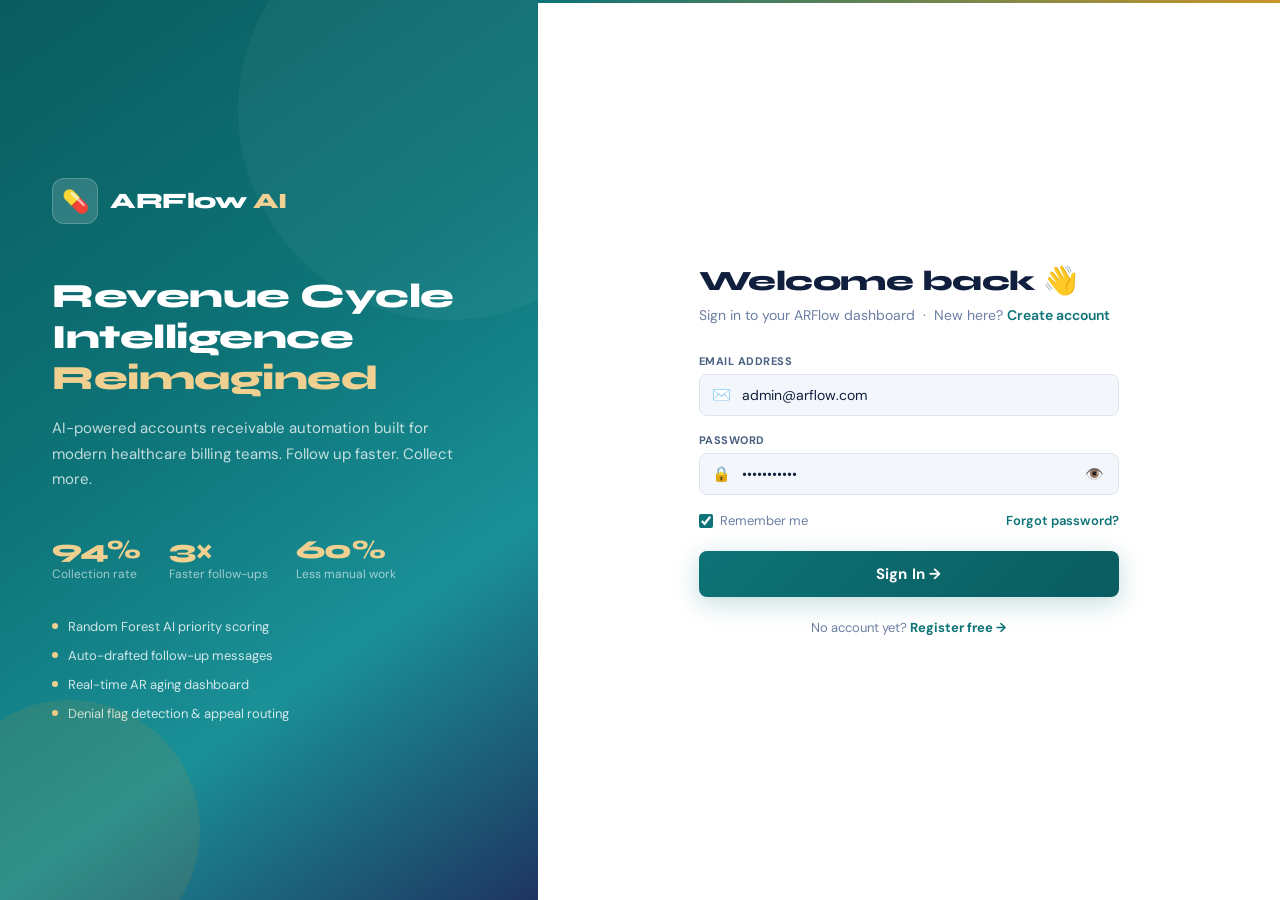
<file: frontend_ar/tracker.html>
<!DOCTYPE html>
<html lang="en">
<head>
  <meta charset="UTF-8"/>
  <meta name="viewport" content="width=device-width, initial-scale=1.0"/>
  <title>ARFlow AI — Send Reminders</title>
  <link rel="stylesheet" href="css/styles.css"/>
  <style>
    /* ── Fix: app-layout flex + body ── */
    body{display:flex;min-height:100vh}
    .app-layout{display:flex;width:100%;min-height:100vh}
    .main-area{margin-left:var(--sidebar);flex:1;display:flex;flex-direction:column;min-height:100vh;min-width:0}
    .content{padding:24px 28px;flex:1;min-width:0}

    /* ── Purple vars (must be inside :root or used inline) ── */
    :root{--purple:#7c3aed;--purple-lt:#f3effe;--purple-md:#c4b5fd}

    /* ── Topbar shimmer ── */
    .topbar{position:relative}
    .topbar::after{content:'';position:absolute;bottom:-2px;left:0;right:0;height:2px;
      background:linear-gradient(90deg,var(--teal),var(--gold),var(--teal));
      background-size:200% 100%;animation:shimmer 3s linear infinite}

    /* ── Two-col split layout ── */
    .two-col{display:grid;grid-template-columns:1fr 380px;gap:22px;align-items:start}
    .left-panel{min-width:0}
    .right-panel{position:sticky;top:80px;min-width:0}

    /* ── Cards ── */
    .card{background:var(--white);border:1.5px solid var(--border);border-radius:16px;padding:22px;margin-bottom:18px;box-shadow:var(--shadow-sm)}
    .card-title{font-family:var(--font-display);font-size:15px;font-weight:700;color:var(--navy);margin-bottom:16px;display:flex;align-items:center;gap:8px}
    .step-badge{width:22px;height:22px;border-radius:6px;background:var(--teal-lt);color:var(--teal);font-size:11px;font-weight:800;display:flex;align-items:center;justify-content:center;border:1px solid var(--teal-md);flex-shrink:0}

    /* ── Step 1 — Claim Select ── */
    .claim-search-bar{display:flex;gap:10px;margin-bottom:12px;flex-wrap:wrap}
    .claim-search-wrap{position:relative;flex:1;min-width:160px}
    .claim-search-icon{position:absolute;left:12px;top:50%;transform:translateY(-50%);color:var(--muted2);font-size:14px;pointer-events:none}
    .claim-search-input{width:100%;padding:9px 12px 9px 36px;background:var(--white);border:1.5px solid var(--border);border-radius:var(--r-sm);color:var(--text);font-size:13px;outline:none;transition:border-color .2s}
    .claim-search-input:focus{border-color:var(--teal);box-shadow:0 0 0 3px var(--teal-glow)}
    .claim-search-input::placeholder{color:var(--muted2)}
    .fsel{padding:9px 28px 9px 12px;background:var(--white);border:1.5px solid var(--border);border-radius:var(--r-sm);color:var(--text);font-size:12px;font-weight:600;outline:none;cursor:pointer;transition:border-color .2s;appearance:none;background-image:url("data:image/svg+xml,%3Csvg xmlns='http://www.w3.org/2000/svg' width='12' height='12' viewBox='0 0 12 12'%3E%3Cpath fill='%236b7fa3' d='M6 8L1 3h10z'/%3E%3C/svg%3E");background-repeat:no-repeat;background-position:right 9px center}
    .fsel:focus,.fsel:hover{border-color:var(--teal)}
    .select-all-row{display:flex;align-items:center;gap:10px;margin-bottom:10px;padding:0 2px}
    .sel-btn{font-size:12px;font-weight:600;cursor:pointer;transition:color .15s;background:none;border:none;padding:0}
    .sel-btn.teal{color:var(--teal)}.sel-btn.teal:hover{color:var(--teal-d)}
    .sel-btn.gray{color:var(--muted2)}.sel-btn.gray:hover{color:var(--muted)}
    .selected-count{font-size:12px;color:var(--muted);margin-left:auto}
    .selected-count span{color:var(--teal);font-weight:700}
    .claim-list{display:flex;flex-direction:column;gap:7px;max-height:320px;overflow-y:auto;padding-right:4px}
    .claim-list::-webkit-scrollbar{width:4px}
    .claim-list::-webkit-scrollbar-thumb{background:var(--border2);border-radius:2px}
    .claim-item{display:flex;align-items:center;gap:12px;padding:11px 13px;border-radius:var(--r-sm);background:var(--bg);border:1.5px solid var(--border);cursor:pointer;transition:all .15s}
    .claim-item:hover{border-color:var(--teal-md);background:var(--teal-lt)}
    .claim-item.selected{border-color:var(--teal);background:var(--teal-lt);box-shadow:0 0 0 2px var(--teal-glow)}
    .claim-checkbox{width:18px;height:18px;border-radius:5px;border:2px solid var(--border2);background:var(--white);flex-shrink:0;display:flex;align-items:center;justify-content:center;transition:all .15s;font-size:11px;color:transparent}
    .claim-item.selected .claim-checkbox{background:var(--teal);border-color:var(--teal);color:#fff}
    .claim-info{flex:1;min-width:0}
    .claim-info-top{display:flex;align-items:center;gap:7px;margin-bottom:3px}
    .claim-id-lbl{font-family:var(--font-display);font-size:13px;font-weight:700;color:var(--teal)}
    .pri-badge{display:inline-flex;align-items:center;padding:2px 8px;border-radius:20px;font-size:10px;font-weight:700}
    .pri-badge.High{background:var(--red-lt);color:var(--red)}
    .pri-badge.Medium{background:var(--amber-lt);color:var(--amber)}
    .pri-badge.Low{background:var(--green-lt);color:var(--green)}
    .claim-sub{font-size:12px;color:var(--muted)}
    .claim-sub strong{color:var(--text);font-weight:600}
    .claim-days{font-size:12px;font-weight:700;text-align:right}
    .claim-bal{font-size:11px;color:var(--muted);text-align:right;margin-top:2px}

    /* ── Step 2 — Channel ── */
    .channel-grid{display:grid;grid-template-columns:repeat(3,1fr);gap:10px}
    .channel-card{padding:14px;border-radius:var(--r);background:var(--bg);border:2px solid var(--border);cursor:pointer;transition:all .2s;text-align:center}
    .channel-card:hover{border-color:var(--teal-md);background:var(--teal-lt)}
    .channel-card.selected{border-color:var(--teal);background:var(--teal-lt);box-shadow:0 0 0 3px var(--teal-glow)}
    .channel-icon{font-size:24px;margin-bottom:6px}
    .channel-name{font-size:13px;font-weight:700;margin-bottom:2px;color:var(--navy)}
    .channel-desc{font-size:11px;color:var(--muted)}
    .channel-card.selected .channel-name{color:var(--teal)}

    /* ── Step 3 — Compose ── */
    .template-tabs{display:flex;gap:6px;margin-bottom:14px;flex-wrap:wrap}
    .tmpl-tab{padding:7px 14px;border-radius:var(--r-sm);font-size:12px;font-weight:600;cursor:pointer;border:1.5px solid var(--border);background:transparent;color:var(--muted);transition:all .2s}
    .tmpl-tab:hover{border-color:var(--teal);color:var(--teal)}
    .tmpl-tab.active{background:var(--teal-lt);border-color:var(--teal);color:var(--teal)}
    .compose-subject{width:100%;padding:10px 14px;background:var(--white);border:1.5px solid var(--border);border-radius:var(--r-sm) var(--r-sm) 0 0;color:var(--text);font-size:13px;outline:none;border-bottom:none;transition:border-color .2s}
    .compose-subject:focus{border-color:var(--teal)}
    .compose-subject::placeholder{color:var(--muted2)}
    .compose-body{width:100%;padding:14px;background:var(--white);border:1.5px solid var(--border);border-radius:0 0 var(--r-sm) var(--r-sm);color:var(--text);font-size:13px;outline:none;resize:vertical;min-height:180px;line-height:1.6;transition:border-color .2s}
    .compose-body:focus{border-color:var(--teal)}
    .compose-footer{display:flex;align-items:center;gap:10px;margin-top:10px;flex-wrap:wrap}
    .compose-hint{font-size:11px;color:var(--muted2)}
    .compose-hint span{color:var(--teal);font-weight:600}
    .ai-btn{padding:7px 14px;border-radius:var(--r-sm);background:var(--purple-lt);border:1.5px solid var(--purple-md);color:var(--purple);font-size:12px;font-weight:600;cursor:pointer;transition:all .2s;display:flex;align-items:center;gap:6px}
    .ai-btn:hover{background:var(--purple);color:#fff}
    .ai-btn:disabled{opacity:.5;cursor:not-allowed}
    .char-count{margin-left:auto;font-size:11px;color:var(--muted2)}

    /* ── Step 4 — Schedule ── */
    .schedule-opts{display:grid;grid-template-columns:1fr 1fr;gap:10px;margin-bottom:14px}
    .sched-card{padding:14px;border-radius:var(--r);background:var(--bg);border:2px solid var(--border);cursor:pointer;transition:all .2s}
    .sched-card:hover{border-color:var(--teal-md)}
    .sched-card.selected{border-color:var(--teal);background:var(--teal-lt);box-shadow:0 0 0 3px var(--teal-glow)}
    .sched-card-title{font-size:13px;font-weight:700;margin-bottom:3px;color:var(--navy);display:flex;align-items:center;gap:6px}
    .sched-card.selected .sched-card-title{color:var(--teal)}
    .sched-card-desc{font-size:11px;color:var(--muted)}
    .sched-datetime{display:flex;gap:10px;margin-top:10px}
    .date-input{flex:1;padding:9px 12px;background:var(--white);border:1.5px solid var(--border);border-radius:var(--r-sm);color:var(--text);font-size:13px;outline:none;transition:border-color .2s}
    .date-input:focus{border-color:var(--teal)}

    /* ── History ── */
    .history-list{display:flex;flex-direction:column;gap:8px}
    .history-item{display:flex;align-items:center;gap:12px;padding:11px 13px;background:var(--bg);border-radius:var(--r-sm);border:1.5px solid var(--border);font-size:12px}
    .hist-icon{font-size:16px;flex-shrink:0}
    .hist-body{flex:1}
    .hist-title{font-weight:600;margin-bottom:2px;color:var(--navy)}
    .hist-meta{color:var(--muted)}
    .hist-status{font-size:11px;font-weight:700;padding:2px 8px;border-radius:4px}
    .hist-status.sent{background:var(--green-lt);color:var(--green)}
    .hist-status.failed{background:var(--red-lt);color:var(--red)}
    .hist-status.pending{background:var(--amber-lt);color:var(--amber)}

    /* ── Right panel: preview + summary + send ── */
    .preview-card{background:var(--white);border:1.5px solid var(--border);border-radius:16px;overflow:hidden;margin-bottom:16px;box-shadow:var(--shadow-sm)}
    .preview-header{padding:14px 18px;border-bottom:1.5px solid var(--border);display:flex;justify-content:space-between;align-items:center;background:var(--bg)}
    .preview-title{font-family:var(--font-display);font-size:14px;font-weight:700;color:var(--navy)}
    .preview-badge{font-size:10px;font-weight:700;padding:3px 9px;border-radius:4px;background:var(--teal-lt);color:var(--teal);border:1px solid var(--teal-md)}
    .email-mock{background:#f0f4fa;padding:18px}
    .email-header-bar{background:var(--white);border-radius:var(--r-sm);padding:13px 15px;margin-bottom:11px;border:1px solid var(--border)}
    .email-field{display:flex;gap:8px;margin-bottom:6px;font-size:12px}
    .email-field:last-child{margin-bottom:0}
    .email-field-lbl{color:var(--muted);width:32px;flex-shrink:0;font-weight:600}
    .email-field-val{color:var(--text)}
    .email-body-mock{background:var(--white);border-radius:var(--r-sm);padding:15px;font-size:12px;color:var(--slate);line-height:1.7;white-space:pre-wrap;word-break:break-word;max-height:220px;overflow-y:auto;border:1px solid var(--border)}
    .email-body-mock::-webkit-scrollbar{width:3px}
    .email-body-mock::-webkit-scrollbar-thumb{background:var(--border2)}
    .summary-card{background:var(--white);border:1.5px solid var(--border);border-radius:16px;padding:18px;margin-bottom:16px;box-shadow:var(--shadow-sm)}
    .summary-row{display:flex;justify-content:space-between;align-items:center;padding:8px 0;border-bottom:1px solid var(--border);font-size:13px}
    .summary-row:last-child{border-bottom:none}
    .summary-row .lbl{color:var(--muted)}
    .summary-row .val{font-weight:700;color:var(--navy)}
    .send-btn-wrap{display:flex;flex-direction:column;gap:8px}
    .send-btn{width:100%;padding:14px;border-radius:var(--r);background:linear-gradient(135deg,var(--teal),var(--teal-d));border:none;color:#fff;font-size:15px;font-weight:800;font-family:var(--font-display);cursor:pointer;transition:all .2s;display:flex;align-items:center;justify-content:center;gap:8px;letter-spacing:.3px;box-shadow:var(--shadow-teal)}
    .send-btn:hover{transform:translateY(-1px);box-shadow:0 8px 28px rgba(13,115,119,.35)}
    .send-btn:disabled{opacity:.45;cursor:not-allowed;transform:none;box-shadow:none}
    .save-draft-btn{width:100%;padding:11px;border-radius:var(--r);background:transparent;border:1.5px solid var(--border2);color:var(--muted);font-size:13px;font-weight:600;cursor:pointer;transition:all .2s}
    .save-draft-btn:hover{border-color:var(--teal);color:var(--teal);background:var(--teal-lt)}

    /* ── Modal ── */
    .modal-overlay{position:fixed;inset:0;background:rgba(15,31,61,.45);z-index:300;display:flex;align-items:center;justify-content:center;opacity:0;pointer-events:none;transition:opacity .25s;backdrop-filter:blur(4px)}
    .modal-overlay.open{opacity:1;pointer-events:all}
    .modal-box{background:var(--white);border:1.5px solid var(--border);border-radius:20px;padding:36px;width:420px;text-align:center;transform:scale(.95);transition:transform .25s;box-shadow:var(--shadow-lg)}
    .modal-overlay.open .modal-box{transform:scale(1)}
    .modal-icon{font-size:48px;margin-bottom:16px}
    .modal-title{font-family:var(--font-display);font-size:22px;font-weight:800;margin-bottom:8px;color:var(--navy)}
    .modal-desc{font-size:13px;color:var(--muted);line-height:1.6;margin-bottom:24px}
    .progress-track{height:6px;background:var(--bg2);border-radius:3px;overflow:hidden;margin-bottom:16px}
    .progress-fill{height:100%;background:linear-gradient(90deg,var(--teal),var(--green));border-radius:3px;transition:width .4s ease}
    .modal-close-btn{padding:11px 32px;border-radius:var(--r-sm);background:var(--teal);border:none;color:#fff;font-size:14px;font-weight:700;font-family:var(--font-display);cursor:pointer;transition:all .2s}
    .modal-close-btn:hover{background:var(--teal-d)}

    /* ── Notif btn ── */
    .notif-btn{position:relative;width:36px;height:36px;border-radius:var(--r-sm);background:var(--bg);border:1.5px solid var(--border);display:flex;align-items:center;justify-content:center;cursor:pointer;font-size:16px;text-decoration:none;transition:border-color .2s}
    .notif-btn:hover{border-color:var(--teal)}
    .notif-dot{position:absolute;top:6px;right:6px;width:7px;height:7px;border-radius:50%;background:var(--red);border:2px solid var(--white)}

    @keyframes fadeUp{from{opacity:0;transform:translateY(14px)}to{opacity:1;transform:translateY(0)}}
    @keyframes shimmer{0%{background-position:200% 0}100%{background-position:-200% 0}}
    @keyframes spin{to{transform:rotate(360deg)}}
    .spinning{animation:spin 1s linear infinite}

    @media(max-width:960px){.two-col{grid-template-columns:1fr}.right-panel{position:static}}
  </style>
</head>
<body>
<div class="app-layout" id="app"></div>
<script src="js/shared.js"></script>
<script>
requireAuth();
const DATA = loadData();

/* ── Build claim list from shared data — only unpaid ── */
const CLAIMS = DATA
  .filter(d => d.claim_status !== 'Paid')
  .map(d => ({
    id:       d.claim_id,
    patient:  d.patient_id,
    city:     d.patient_city  || '—',
    payer:    d.payer_type,
    balance:  d.balance_due   || 0,
    days:     d.days_in_ar    || 0,
    status:   d.claim_status,
    priority: d.priority_label,
    denial:   d.denial_flag
  }));

/* ── Render shell ── */
document.getElementById('app').innerHTML =
  renderSidebar('tracker') +
  `<div class="main-area">
    ${renderTopbar('Send Reminders','Dashboard → Send Reminders')}
    <div class="content" id="c"></div>
  </div>` +
  renderToast();

/* ── Inject notif + history btn into topbar ── */
document.querySelector('.tb-right').insertAdjacentHTML('afterbegin', `
  <a class="notif-btn" href="alerts.html">🔔<span class="notif-dot"></span></a>
  <button class="btn btn-outline btn-sm" onclick="scrollToHistory()">📋 Sent History</button>
`);

/* ── Inject main content ── */
document.getElementById('c').innerHTML = `
<div class="two-col">

  <!-- LEFT: COMPOSE STEPS -->
  <div class="left-panel">

    <!-- STEP 1 -->
    <div class="card" style="animation:fadeUp .4s .04s both">
      <div class="card-title"><span class="step-badge">1</span> Select Claims</div>
      <div class="claim-search-bar">
        <div class="claim-search-wrap">
          <span class="claim-search-icon">🔍</span>
          <input class="claim-search-input" id="claimSearch" type="text"
            placeholder="Search claim ID, patient, payer…" oninput="renderClaimList()"/>
        </div>
        <select class="fsel" id="claimPriFilter" onchange="renderClaimList()">
          <option value="">All Priorities</option>
          <option>High</option><option>Medium</option><option>Low</option>
        </select>
        <select class="fsel" id="claimStatusFilter" onchange="renderClaimList()">
          <option value="">All Status</option>
          <option>Pending</option><option>Denied</option><option>In Review</option>
        </select>
      </div>
      <div class="select-all-row">
        <button class="sel-btn teal" onclick="selectAll()">Select All</button>
        <button class="sel-btn gray" onclick="clearAll()">Clear</button>
        <div class="selected-count"><span id="selCount">0</span> selected</div>
      </div>
      <div class="claim-list" id="claimList"></div>
    </div>

    <!-- STEP 2 -->
    <div class="card" style="animation:fadeUp .4s .08s both">
      <div class="card-title"><span class="step-badge">2</span> Reminder Channel</div>
      <div class="channel-grid">
        <div class="channel-card selected" onclick="selectChannel('email')" id="ch-email">
          <div class="channel-icon">📧</div><div class="channel-name">Email</div>
          <div class="channel-desc">Formal payer notification</div>
        </div>
        <div class="channel-card" onclick="selectChannel('fax')" id="ch-fax">
          <div class="channel-icon">📠</div><div class="channel-name">Fax</div>
          <div class="channel-desc">Official document delivery</div>
        </div>
        <div class="channel-card" onclick="selectChannel('portal')" id="ch-portal">
          <div class="channel-icon">🌐</div><div class="channel-name">Payer Portal</div>
          <div class="channel-desc">Direct portal submission</div>
        </div>
        <div class="channel-card" onclick="selectChannel('phone')" id="ch-phone">
          <div class="channel-icon">📞</div><div class="channel-name">Phone Script</div>
          <div class="channel-desc">Generate call script</div>
        </div>
        <div class="channel-card" onclick="selectChannel('sms')" id="ch-sms">
          <div class="channel-icon">💬</div><div class="channel-name">SMS / Text</div>
          <div class="channel-desc">Quick patient alert</div>
        </div>
        <div class="channel-card" onclick="selectChannel('bulk')" id="ch-bulk">
          <div class="channel-icon">📦</div><div class="channel-name">Bulk Batch</div>
          <div class="channel-desc">All channels at once</div>
        </div>
      </div>
    </div>

    <!-- STEP 3 -->
    <div class="card" style="animation:fadeUp .4s .12s both">
      <div class="card-title"><span class="step-badge">3</span> Compose Message</div>
      <div class="template-tabs">
        <button class="tmpl-tab active" onclick="loadTemplate('followup')">Follow-Up</button>
        <button class="tmpl-tab" onclick="loadTemplate('appeal')">Appeal</button>
        <button class="tmpl-tab" onclick="loadTemplate('urgent')">Urgent / Final Notice</button>
        <button class="tmpl-tab" onclick="loadTemplate('status')">Status Request</button>
        <button class="tmpl-tab" onclick="loadTemplate('custom')">Custom</button>
      </div>
      <input class="compose-subject" id="msgSubject" type="text" placeholder="Subject line…"/>
      <textarea class="compose-body" id="msgBody"
        oninput="updatePreview();updateCharCount()"
        placeholder="Write your reminder message…"></textarea>
      <div class="compose-footer">
        <span class="compose-hint">
          Use <span>{claim_id}</span>, <span>{payer}</span>,
          <span>{balance}</span>, <span>{days_in_ar}</span> as dynamic fields
        </span>
        <button class="ai-btn" onclick="aiGenerate()">✨ AI Generate</button>
        <span class="char-count" id="charCount">0 / 1000</span>
      </div>
    </div>

    <!-- STEP 4 -->
    <div class="card" style="animation:fadeUp .4s .16s both">
      <div class="card-title"><span class="step-badge">4</span> Schedule</div>
      <div class="schedule-opts">
        <div class="sched-card selected" onclick="selectSchedule('now')" id="sched-now">
          <div class="sched-card-title">⚡ Send Now</div>
          <div class="sched-card-desc">Dispatch immediately to selected claims</div>
        </div>
        <div class="sched-card" onclick="selectSchedule('schedule')" id="sched-schedule">
          <div class="sched-card-title">🕐 Schedule</div>
          <div class="sched-card-desc">Pick a specific date and time</div>
        </div>
        <div class="sched-card" onclick="selectSchedule('auto')" id="sched-auto">
          <div class="sched-card-title">🤖 Auto (AI)</div>
          <div class="sched-card-desc">AI picks optimal send time per payer</div>
        </div>
        <div class="sched-card" onclick="selectSchedule('recurring')" id="sched-recurring">
          <div class="sched-card-title">🔁 Recurring</div>
          <div class="sched-card-desc">Repeat every N days until resolved</div>
        </div>
      </div>
      <div id="schedDateRow" class="sched-datetime" style="display:none">
        <input class="date-input" type="date" id="schedDate"/>
        <input class="date-input" type="time" id="schedTime" value="09:00"/>
      </div>
      <div id="recurringRow" style="display:none;margin-top:10px">
        <select class="fsel" style="width:100%" id="recurInterval">
          <option>Every 3 days</option>
          <option>Every 5 days</option>
          <option selected>Every 7 days</option>
          <option>Every 14 days</option>
          <option>Every 30 days</option>
        </select>
      </div>
    </div>

    <!-- SENT HISTORY -->
    <div class="card" id="sentHistorySection" style="animation:fadeUp .4s .20s both">
      <div class="card-title">📋 Sent History</div>
      <div class="history-list" id="historyList"></div>
    </div>

  </div><!-- /left -->

  <!-- RIGHT: LIVE PREVIEW + SUMMARY + SEND -->
  <div class="right-panel">

    <div class="preview-card" style="animation:fadeUp .4s .1s both">
      <div class="preview-header">
        <div class="preview-title">Live Preview</div>
        <span class="preview-badge" id="previewChannel">EMAIL</span>
      </div>
      <div class="email-mock">
        <div class="email-header-bar">
          <div class="email-field">
            <span class="email-field-lbl">To:</span>
            <span class="email-field-val" id="previewTo">—</span>
          </div>
          <div class="email-field">
            <span class="email-field-lbl">From:</span>
            <span class="email-field-val">billing@hospital.com</span>
          </div>
          <div class="email-field">
            <span class="email-field-lbl">Sub:</span>
            <span class="email-field-val" id="previewSubject">—</span>
          </div>
        </div>
        <div class="email-body-mock" id="previewBody">Select claims and compose a message to see the preview here.</div>
      </div>
    </div>

    <div class="summary-card" style="animation:fadeUp .4s .15s both">
      <div class="card-title" style="margin-bottom:14px">📊 Send Summary</div>
      <div class="summary-row"><span class="lbl">Claims Selected</span><span class="val" id="sum-claims">0</span></div>
      <div class="summary-row"><span class="lbl">Channel</span><span class="val" id="sum-channel">Email</span></div>
      <div class="summary-row"><span class="lbl">Template</span><span class="val" id="sum-template">Follow-Up</span></div>
      <div class="summary-row"><span class="lbl">Schedule</span><span class="val" id="sum-schedule">Send Now</span></div>
      <div class="summary-row"><span class="lbl">Total Balance</span><span class="val" id="sum-balance" style="color:var(--amber)">$0</span></div>
    </div>

    <div class="send-btn-wrap" style="animation:fadeUp .4s .2s both">
      <button class="send-btn" id="sendBtn" onclick="sendReminders()">
        <span id="sendBtnIcon">📨</span> Send Reminders
      </button>
      <button class="save-draft-btn" onclick="saveDraft()">💾 Save as Draft</button>
    </div>

  </div><!-- /right -->
</div>

<!-- MODAL -->
<div class="modal-overlay" id="modalOverlay">
  <div class="modal-box">
    <div class="modal-icon"  id="modalIcon">📨</div>
    <div class="modal-title" id="modalTitle">Sending Reminders…</div>
    <div class="modal-desc"  id="modalDesc">Dispatching to selected claims. Please wait.</div>
    <div class="progress-track" id="progressTrack">
      <div class="progress-fill" id="progressFill" style="width:0%"></div>
    </div>
    <button class="modal-close-btn" id="modalCloseBtn" onclick="closeReminderModal()" style="display:none">✓ Done</button>
  </div>
</div>
`;

/* ── TEMPLATES ── */
const TEMPLATES = {

  followup:{
    subject:'Follow-Up: Claim {claim_id} Status Request',
    body:`Dear {payer} Claims Department,

We are writing to follow up regarding claim {claim_id} submitted for patient {patient_id}. This claim has been outstanding for {days_in_ar} days with a remaining balance of {balance}.

Please provide the current status of this claim and advise if any additional documentation or information is required to process the payment.

We appreciate your prompt attention to this matter and look forward to your response.

Sincerely,
Billing Department
ARFlow AI Healthcare
billing@hospital.com`
  },


  appeal:{
    subject:'Appeal Request for Denied Claim {claim_id}',
    body:`Dear {payer} Appeals Department,

We are submitting an appeal regarding the denial of claim {claim_id} for patient {patient_id}.

After reviewing the claim details, we believe the denial may have occurred in error. The claim amount under review is {balance}, and the claim has been pending for {days_in_ar} days.

Supporting documentation and relevant records can be provided upon request.

We respectfully request a reconsideration of this claim and appreciate your prompt review.

Sincerely,
Billing Department
ARFlow AI Healthcare`
  },


  urgent:{
    subject:'Urgent Follow-Up Required for Claim {claim_id}',
    body:`Dear {payer} Claims Department,

This message serves as an urgent follow-up regarding claim {claim_id} for patient {patient_id}. The claim has been outstanding for {days_in_ar} days with a remaining balance of {balance}.

Despite previous follow-up attempts, the claim remains unresolved. We kindly request an immediate update on the processing status and expected payment timeline.

Your prompt attention to this matter would be greatly appreciated.

Sincerely,
Billing Department
ARFlow AI Healthcare`
  },


  status:{
    subject:'Request for Status Update – Claim {claim_id}',
    body:`Dear {payer} Claims Team,

We are requesting a status update for claim {claim_id} submitted for patient {patient_id}.

Claim Details:
Claim ID: {claim_id}
Patient ID: {patient_id}
Balance Due: {balance}
Days in Accounts Receivable: {days_in_ar}

Please confirm the current processing status and notify us if additional documentation is required.

Thank you for your cooperation.

Sincerely,
RCM Department
ARFlow AI Healthcare`
  },


  custom:{
    subject:'',
    body:``
  }

};

/* ── HISTORY (seeded from real data) ── */
const HISTORY = [
  {icon:'📧', title:`Follow-Up Batch — ${DATA.filter(d=>d.days_in_ar>60&&d.claim_status!=='Paid').length} claims`,
   meta:'Sent earlier today · High-priority aging claims', status:'sent'},
  {icon:'🕐', title:`Scheduled Batch — ${DATA.filter(d=>d.priority_label==='High'&&d.claim_status!=='Paid').length} high-priority`,
   meta:'Scheduled for tomorrow 9:00 AM', status:'pending'},
];

/* ── STATE ── */
let selectedClaims = new Set();
let activeChannel  = 'email';
let activeTemplate = 'followup';
let activeSchedule = 'now';

/* ── INIT ── */

// read claim id from URL
const urlParams = new URLSearchParams(window.location.search);
const preselectClaim = urlParams.get('claim');

if(preselectClaim){
  selectedClaims.add(preselectClaim);
}

renderClaimList();

renderHistory();
loadTemplate('followup');
const nd = new Date(); nd.setDate(nd.getDate()+1);
const di = document.getElementById('schedDate');
if(di) di.value = nd.toISOString().split('T')[0];

/* ── CLAIM LIST ── */
function renderClaimList() {
  const q   = document.getElementById('claimSearch').value.toLowerCase();
  const pri = document.getElementById('claimPriFilter').value;
  const st  = document.getElementById('claimStatusFilter').value;
  const filtered = CLAIMS.filter(c => {
    if (pri && c.priority !== pri) return false;
    if (st  && c.status   !== st)  return false;
    if (q) { const hay=`${c.id} ${c.patient} ${c.city} ${c.payer} ${c.status}`.toLowerCase(); if(!hay.includes(q)) return false; }
    return true;
  });
  const list = document.getElementById('claimList');
  if (!list) return;
  if (filtered.length === 0) {
    list.innerHTML = `<div style="text-align:center;padding:24px;color:var(--muted);font-size:13px">No claims match your filters</div>`;
    return;
  }
  const dc = d => d>90?'var(--red)':d>60?'var(--amber)':'var(--green)';
  list.innerHTML = filtered.map(c => `
    <div class="claim-item ${selectedClaims.has(c.id)?'selected':''}" onclick="toggleClaim('${c.id}')">
      <div class="claim-checkbox">${selectedClaims.has(c.id)?'✓':''}</div>
      <div class="claim-info">
        <div class="claim-info-top">
          <span class="claim-id-lbl">${c.id}</span>
          <span class="pri-badge ${c.priority}">${c.priority}</span>
          <span style="font-size:11px;color:var(--muted);font-weight:500">${c.status}</span>
          ${c.denial?'<span style="font-size:10px;background:var(--red-lt);color:var(--red);padding:1px 6px;border-radius:4px;font-weight:700">Denial</span>':''}
        </div>
        <div class="claim-sub"><strong>${c.patient}</strong> · ${c.city} · ${c.payer}</div>
      </div>
      <div>
        <div class="claim-days" style="color:${dc(c.days)}">${c.days}d</div>
        <div class="claim-bal">${money(c.balance)}</div>
      </div>
    </div>`).join('');
  document.getElementById('selCount').textContent = selectedClaims.size;
  updateSummary();
  updatePreview();
}

function toggleClaim(id) { selectedClaims.has(id)?selectedClaims.delete(id):selectedClaims.add(id); renderClaimList(); }

function selectAll() {
  const q=document.getElementById('claimSearch').value.toLowerCase();
  const pri=document.getElementById('claimPriFilter').value;
  const st=document.getElementById('claimStatusFilter').value;
  CLAIMS.filter(c=>{
    if(pri&&c.priority!==pri)return false;
    if(st&&c.status!==st)return false;
    if(q){const hay=`${c.id} ${c.patient} ${c.payer}`.toLowerCase();return hay.includes(q);}
    return true;
  }).forEach(c=>selectedClaims.add(c.id));
  renderClaimList();
}
function clearAll(){ selectedClaims.clear(); renderClaimList(); }

/* ── CHANNEL ── */
function selectChannel(ch) {
  activeChannel=ch;
  document.querySelectorAll('.channel-card').forEach(c=>c.classList.remove('selected'));
  document.getElementById(`ch-${ch}`)?.classList.add('selected');
  const labels={email:'EMAIL',fax:'FAX',portal:'PORTAL',phone:'PHONE',sms:'SMS',bulk:'BULK'};
  document.getElementById('previewChannel').textContent=labels[ch]||ch.toUpperCase();
  document.getElementById('sum-channel').textContent=labels[ch]||ch.toUpperCase();
  updatePreview();
}

/* ── TEMPLATE ── */
function loadTemplate(key) {
  activeTemplate=key;
  document.querySelectorAll('.tmpl-tab').forEach((t,i)=>{
    t.classList.toggle('active',['followup','appeal','urgent','status','custom'][i]===key);
  });
  const tmpl=TEMPLATES[key];
  document.getElementById('msgSubject').value=tmpl.subject;
  document.getElementById('msgBody').value=tmpl.body;
  const names={followup:'Follow-Up',appeal:'Appeal',urgent:'Urgent Notice',status:'Status Request',custom:'Custom'};
  document.getElementById('sum-template').textContent=names[key];
  updateCharCount(); updatePreview();
}
function updateCharCount(){
  const len=document.getElementById('msgBody').value.length;
  document.getElementById('charCount').textContent=`${len} / 1000`;
}

/* ── SCHEDULE ── */
function selectSchedule(s){
  activeSchedule=s;
  document.querySelectorAll('.sched-card').forEach(c=>c.classList.remove('selected'));
  document.getElementById(`sched-${s}`)?.classList.add('selected');
  document.getElementById('schedDateRow').style.display=s==='schedule'?'flex':'none';
  document.getElementById('recurringRow').style.display=s==='recurring'?'block':'none';
  const labels={now:'Send Now',schedule:'Scheduled',auto:'AI Optimized',recurring:'Recurring'};
  document.getElementById('sum-schedule').textContent=labels[s];
}

/* ── PREVIEW ── */
function updatePreview(){
  const firstId=[...selectedClaims][0];
  const claim=firstId?CLAIMS.find(c=>c.id===firstId):null;
  const subject=document.getElementById('msgSubject')?.value||'';
  let body=document.getElementById('msgBody')?.value||'';
  if(claim){
    body=body.replace(/{claim_id}/g,claim.id).replace(/{payer}/g,claim.payer)
      .replace(/{patient_id}/g,claim.patient).replace(/{balance}/g,money(claim.balance))
      .replace(/{days_in_ar}/g,claim.days+' days');
  }
  const toText=selectedClaims.size===0?'—':selectedClaims.size===1?(claim?`${claim.payer} (${claim.id})`:'—'):`${selectedClaims.size} payers (batch)`;
  document.getElementById('previewTo').textContent=toText;
  document.getElementById('previewSubject').textContent=subject||'—';
  document.getElementById('previewBody').textContent=body||'Compose a message to preview it here.';
}
function updateSummary(){
  const total=[...selectedClaims].reduce((s,id)=>{const c=CLAIMS.find(x=>x.id===id);return s+(c?c.balance:0);},0);
  document.getElementById('sum-claims').textContent=selectedClaims.size;
  document.getElementById('sum-balance').textContent=money(total);
}

/* ── AI GENERATE ── */
async function aiGenerate(){

const firstId = [...selectedClaims][0]

if(!firstId){
showToast("Select a claim first")
return
}

const claim = CLAIMS.find(c => c.id === firstId)

const response = await fetch("/generate-message",{
method:"POST",
headers:{
"Content-Type":"application/json"
},
body:JSON.stringify(claim)
})

const data = await response.json()

if(data.success){

window.aiGeneratedMessage = data.message

document.getElementById("msgBody").value = data.message

updatePreview()

}else{

showToast("AI error")

}

}
/* ── SEND ── */
async function sendReminders(){

  if(selectedClaims.size===0){
    showToast('⚠ Please select at least one claim');
    return;
  }

let subject = document.getElementById('msgSubject').value.trim();
let body = "";

/* 1️⃣ Use AI message if available */
if(window.aiGeneratedMessage){
    body = window.aiGeneratedMessage;
}

/* 2️⃣ Otherwise use typed message */
else if(document.getElementById('msgBody').value.trim()){
    body = document.getElementById('msgBody').value.trim();
}

/* 3️⃣ Otherwise use live preview */
else{
    const preview=document.getElementById("previewBody").textContent.trim();

    if(preview && preview!=="Select claims and compose a message to see the preview here."){
        body=preview;
    }
}

// Apply dynamic replacements for each selected claim
const claims=[...selectedClaims].map(id=>CLAIMS.find(c=>c.id===id));

if(claims.length>0){

  const claim=claims[0]; // for now using first claim

  body = body
    .replace(/{claim_id}/g, claim.id)
    .replace(/{patient_id}/g, claim.patient)
    .replace(/{payer}/g, claim.payer)
    .replace(/{balance}/g, money(claim.balance))
    .replace(/{days_in_ar}/g, claim.days + " days");

  subject = subject
    .replace(/{claim_id}/g, claim.id)
    .replace(/{patient_id}/g, claim.patient)
    .replace(/{payer}/g, claim.payer);
}

  // If user did not edit message but preview exists
  if(!body){

    const preview=document.getElementById("previewBody").textContent.trim();

    if(preview && preview!=="Select claims and compose a message to see the preview here."){
        body=preview;
    }

  }

  if(!body){
    showToast("⚠ No message available to send");
    return;
  }

  const modal=document.getElementById('modalOverlay');
  const fill=document.getElementById('progressFill');
  const icon=document.getElementById('modalIcon');
  const title=document.getElementById('modalTitle');
  const desc=document.getElementById('modalDesc');
  const btn=document.getElementById('modalCloseBtn');

  icon.textContent='📨';
  title.textContent=`Sending ${selectedClaims.size} Reminder${selectedClaims.size>1?'s':''}…`;
  desc.textContent='Dispatching emails. Please wait...';

  fill.style.width='0%';
  modal.classList.add('open');

  try{

    const claims=[...selectedClaims].map(id=>CLAIMS.find(c=>c.id===id));

    const response=await fetch("/send-reminders",{
      method:"POST",
      headers:{
        "Content-Type":"application/json"
      },
      body:JSON.stringify({
        claims:claims,
        subject:subject,
        message:body
      })
    });

    const data=await response.json();

    fill.style.width='100%';

    icon.textContent='✅';
    title.textContent='Reminders Sent Successfully';

    desc.innerHTML=`
      <strong style="color:var(--green)">
      ${data.sent || selectedClaims.size}
      </strong> reminder${selectedClaims.size>1?'s':''} delivered successfully.
    `;

    btn.style.display='';
    addToHistory();

    showToast("✅ Emails sent successfully");

  }
  catch(err){

    icon.textContent='❌';
    title.textContent='Sending Failed';
    desc.textContent='Unable to send reminders.';
    btn.style.display='';

    showToast("❌ Email sending failed");

    console.error(err);

  }

}
function addToHistory(){
  const total=[...selectedClaims].reduce((s,id)=>{const c=CLAIMS.find(x=>x.id===id);return s+(c?c.balance:0);},0);
  HISTORY.unshift({icon:'📧',title:`${activeTemplate.charAt(0).toUpperCase()+activeTemplate.slice(1)} — ${selectedClaims.size} claim${selectedClaims.size>1?'s':''}`,meta:`Just now · ${activeChannel.toUpperCase()} · ${money(total)} total`,status:'sent'});
  renderHistory();
}
function closeReminderModal(){
  document.getElementById('modalOverlay').classList.remove('open');
  selectedClaims.clear(); renderClaimList();
}
function saveDraft(){ showToast('💾 Draft saved successfully'); }

/* ── HISTORY ── */
function renderHistory(){
  const el=document.getElementById('historyList');
  if(!el)return;
  el.innerHTML=HISTORY.map(h=>`
    <div class="history-item">
      <span class="hist-icon">${h.icon}</span>
      <div class="hist-body"><div class="hist-title">${h.title}</div><div class="hist-meta">${h.meta}</div></div>
      <span class="hist-status ${h.status}">${h.status}</span>
    </div>`).join('');
}
function scrollToHistory(){ document.getElementById('sentHistorySection')?.scrollIntoView({behavior:'smooth'}); }
</script>
</body>
</html>
</file>
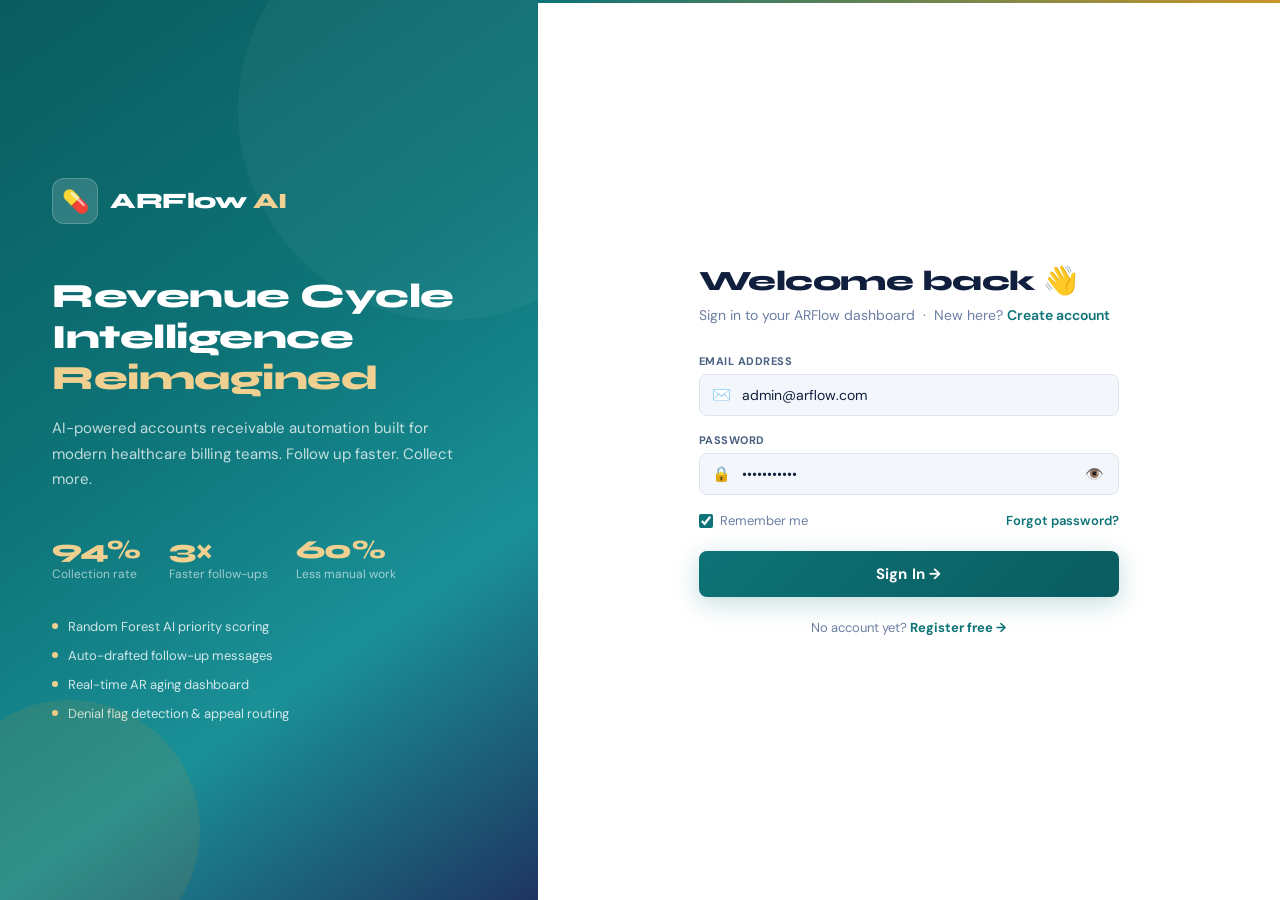
<file: frontend_ar/upload.html>
<!DOCTYPE html>
<html lang="en">
<head>
<meta charset="UTF-8"/><meta name="viewport" content="width=device-width,initial-scale=1.0"/>
<title>ARFlow AI — Upload CSV</title>
<link rel="stylesheet" href="css/styles.css"/>
<style>
.upload-wrap{max-width:680px;margin:0 auto}
.upload-zone{border:2px dashed var(--border2);border-radius:var(--r);padding:40px 20px;text-align:center;cursor:pointer;transition:all .2s;background:var(--bg);position:relative;margin-bottom:18px}
.upload-zone:hover,.upload-zone.drag-over{border-color:var(--teal);background:var(--teal-lt)}
.upload-zone input{position:absolute;inset:0;opacity:0;cursor:pointer;width:100%;height:100%}
.fp{display:none;background:var(--green-lt);border:1px solid var(--green-md);border-radius:var(--r-sm);padding:11px 14px;margin-bottom:16px;align-items:center;gap:10px}
.fp.show{display:flex}
.fp-rm{background:none;border:none;cursor:pointer;color:var(--muted2);font-size:17px;padding:2px 6px;border-radius:4px;margin-left:auto}
.fp-rm:hover{color:var(--red)}
.col-grid{display:grid;grid-template-columns:repeat(3,1fr);gap:6px}
.col-item{display:flex;align-items:center;gap:6px;background:var(--white);border:1px solid var(--border);border-radius:5px;padding:5px 8px}
.col-dot{width:5px;height:5px;border-radius:50%;background:var(--teal);flex-shrink:0}
.col-name{font-weight:700;color:var(--teal);font-size:10px;font-family:var(--font-display)}
.step-grid{display:grid;grid-template-columns:repeat(3,1fr);gap:12px;margin-top:16px}
.step-card{background:var(--white);border:1px solid var(--border);border-radius:var(--r);padding:16px;text-align:center;animation:fadeUp .5s ease both;box-shadow:var(--shadow-sm)}
.step-num{width:30px;height:30px;border-radius:50%;background:var(--teal-lt);color:var(--teal);font-size:13px;font-weight:800;display:flex;align-items:center;justify-content:center;margin:0 auto 10px;font-family:var(--font-display)}
.upload-submit{width:100%;padding:13px;background:linear-gradient(135deg,var(--teal),var(--teal-d));color:#fff;border:none;border-radius:var(--r-sm);font-size:15px;font-weight:700;cursor:pointer;transition:all .2s;box-shadow:var(--shadow-teal);font-family:var(--font-body);display:flex;align-items:center;justify-content:center;gap:10px}
.upload-submit:hover:not(:disabled){background:linear-gradient(135deg,var(--teal-d),#074547);transform:translateY(-1px)}
.upload-submit:disabled{opacity:.6;cursor:not-allowed}
.spinner{width:18px;height:18px;border:2px solid rgba(255,255,255,.3);border-top-color:#fff;border-radius:50%;animation:spin .7s linear infinite;display:none}
</style>
</head>
<body>
<div class="app-layout" id="app"></div>
<script src="js/shared.js"></script>
<script>
requireAuth();
const DATA=loadData();
document.getElementById('app').innerHTML=renderSidebar('upload')+`<div class="main-area">${renderTopbar('Upload Claims CSV','Import & parse your dataset · auto-detects separator')}<div class="content"><div class="upload-wrap" id="c"></div></div></div>`+renderToast();
const COLS=['claim_id','patient_id','patient_age','patient_gender','patient_city','service_type','department','payer_type','insurance_company','claim_amount','approved_amount','payment_received','balance_due','claim_status','days_in_ar','followup_count','last_followup_days','denial_flag','priority_label'];
document.getElementById('c').innerHTML=`
<div style="text-align:center;margin-bottom:28px;animation:fadeUp .4s ease both">
  <div class="badge b-teal" style="font-size:12px;padding:5px 14px;margin-bottom:14px">📂 CSV / TSV Upload · Auto-Parse</div>
  <h2 style="font-family:var(--font-display);font-size:26px;font-weight:800;letter-spacing:-.5px;margin-bottom:8px;color:var(--navy)">Upload Your Claims Dataset</h2>
  <p style="font-size:14px;color:var(--muted);max-width:460px;margin:0 auto;line-height:1.6">Drop your 19-column file — the AI engine will score every claim by priority instantly.</p>
</div>
<div class="card" style="animation:fadeUp .5s ease .1s both">
  <div style="background:linear-gradient(135deg,var(--teal),var(--teal-d));border-radius:var(--r-sm);padding:20px 22px;color:#fff;margin-bottom:20px">
    <div style="display:flex;align-items:center;gap:10px;margin-bottom:5px"><span style="font-size:20px">📊</span><div style="font-family:var(--font-display);font-size:16px;font-weight:800">Import Claims CSV</div></div>
    <div style="font-size:13px;opacity:.85">Supports tab-separated (.tsv) and comma-separated (.csv) · auto-detects format</div>
  </div>
  <div class="upload-zone" id="dz"><input type="file" accept=".csv,.tsv,.txt" id="csvFile" onchange="handleFile(this)"/>
    <span style="font-size:44px;margin-bottom:12px;display:block">📂</span>
    <div style="font-family:var(--font-display);font-size:16px;font-weight:700;margin-bottom:6px">Drop your CSV / TSV file here</div>
    <div style="font-size:13px;color:var(--muted)">or click to browse · auto-detects separator</div>
  </div>
  <div class="fp" id="fp"><span style="font-size:20px">📄</span><div style="flex:1"><div style="font-size:13px;font-weight:700" id="fpName">—</div><div style="font-size:11px;color:var(--muted)" id="fpSize">—</div></div><button class="fp-rm" onclick="clearFile()">✕</button></div>
  <div style="background:#f0fafa;border:1px solid var(--teal-md);border-radius:var(--r-sm);padding:14px 16px;margin-bottom:16px">
    <div style="font-size:11px;font-weight:700;color:var(--teal);text-transform:uppercase;letter-spacing:.5px;margin-bottom:10px">📋 Expected Columns (19)</div>
    <div class="col-grid">${COLS.map(c=>`<div class="col-item"><div class="col-dot"></div><span class="col-name">${c}</span></div>`).join('')}</div>
  </div>
  <button class="upload-submit" id="upBtn" disabled onclick="processUpload()"><div class="spinner" id="sp"></div><span id="bTxt">📂 Parse & Load Dataset</span></button>
</div>
<div class="step-grid">
  ${[['📂','1','Upload CSV','Drop your claims export file'],['🤖','2','AI Scores','Priority scored automatically'],['🎯','3','Follow Up','Ranked claims ready instantly']].map(([ic,n,ti,su],i)=>`<div class="step-card" style="animation-delay:${.2+i*.08}s"><div class="step-num">${n}</div><div style="font-size:26px;margin-bottom:8px">${ic}</div><div style="font-family:var(--font-display);font-size:13px;font-weight:700;margin-bottom:4px">${ti}</div><div style="font-size:11px;color:var(--muted)">${su}</div></div>`).join('')}
</div>`;

const dz=document.getElementById('dz');
dz.addEventListener('dragover',e=>{e.preventDefault();dz.classList.add('drag-over')});
dz.addEventListener('dragleave',()=>dz.classList.remove('drag-over'));
let csvFile=null;
function handleFile(input){csvFile=input.files[0];if(!csvFile)return;document.getElementById('fpName').textContent=csvFile.name;document.getElementById('fpSize').textContent=(csvFile.size/1024).toFixed(1)+' KB';document.getElementById('fp').classList.add('show');dz.style.display='none';document.getElementById('upBtn').disabled=false;}
function clearFile(){csvFile=null;document.getElementById('csvFile').value='';document.getElementById('fp').classList.remove('show');dz.style.display='block';document.getElementById('upBtn').disabled=true;}
function processUpload(){
  if(!csvFile)return;
  document.getElementById('sp').style.display='block';document.getElementById('bTxt').textContent='⏳ Parsing…';document.getElementById('upBtn').disabled=true;
  const r=new FileReader();r.onload=e=>{try{const txt=e.target.result;const sep=txt.includes('\t')?'\t':',';const lines=txt.trim().split('\n');const hdrs=lines[0].split(sep).map(h=>h.trim().replace(/"/g,''));const rows=lines.slice(1).map(line=>{const vals=line.split(sep).map(v=>v.trim().replace(/"/g,''));const obj={};hdrs.forEach((h,i)=>{obj[h]=isNaN(vals[i])?vals[i]:parseFloat(vals[i])});return obj}).filter(r=>r.claim_id);if(!rows.length)throw new Error('No valid rows');const preview = rows.slice(0,500);saveData(preview);showToast(`✅ ${rows.length} claims loaded!`);setTimeout(()=>window.location.href='claims.html',1200);}catch(err){showToast('❌ '+err.message);document.getElementById('sp').style.display='none';document.getElementById('bTxt').textContent='📂 Parse & Load Dataset';document.getElementById('upBtn').disabled=false;}};r.readAsText(csvFile);
}
</script>
</body>
</html>
</file>
<file: frontend_ar/css/styles.css>
/* ═══════════════════════════════════════
   ARFLOW AI — SHARED STYLES v2
   COLOR SYSTEM: Deep Teal + Warm Gold + Dark Navy
═══════════════════════════════════════ */
@import url('https://fonts.googleapis.com/css2?family=Syne:wght@400;500;600;700;800&family=DM+Sans:opsz,wght@9..40,300;9..40,400;9..40,500;9..40,600;9..40,700&display=swap');

:root {
  --teal:#0d7377; --teal-d:#0a5c5f; --teal-lt:#e6f4f4; --teal-md:#9dd4d5; --teal-glow:rgba(13,115,119,.15);
  --gold:#c9952a; --gold-d:#a97920; --gold-lt:#fdf6e8; --gold-md:#f0d090;
  --navy:#0f1f3d; --navy-md:#1e3560; --navy-lt:#edf0f7;
  --slate:#4a6080; --muted:#6b7fa3; --muted2:#9daec8;
  --red:#dc3545; --red-lt:#fdf2f3; --red-md:#f8c4c8;
  --green:#12a06b; --green-lt:#e7f7f1; --green-md:#92dfc1;
  --amber:#e07c1a; --amber-lt:#fef4e8; --amber-md:#f8c88a;
  --white:#ffffff; --bg:#f3f6fb; --bg2:#eaeff8;
  --border:#dde4f0; --border2:#c4cedf; --text:#0f1f3d;
  --shadow-sm:0 1px 3px rgba(15,31,61,.08);
  --shadow:0 4px 18px rgba(15,31,61,.10),0 1px 4px rgba(15,31,61,.06);
  --shadow-lg:0 14px 44px rgba(15,31,61,.16);
  --shadow-teal:0 6px 24px rgba(13,115,119,.25);
  --r:12px; --r-sm:8px; --r-xs:6px; --sidebar:240px;
  --font-display:'Syne',sans-serif; --font-body:'DM Sans',sans-serif;
}
*,*::before,*::after{box-sizing:border-box;margin:0;padding:0}
body{font-family:var(--font-body);background:var(--bg);color:var(--text);min-height:100vh;font-size:14px}
button,input,select,textarea{font-family:var(--font-body)}
a{text-decoration:none}
::-webkit-scrollbar{width:5px;height:5px}
::-webkit-scrollbar-thumb{background:var(--border2);border-radius:3px}

@keyframes fadeUp{from{opacity:0;transform:translateY(16px)}to{opacity:1;transform:translateY(0)}}
@keyframes fadeIn{from{opacity:0}to{opacity:1}}
@keyframes spin{to{transform:rotate(360deg)}}
@keyframes pulse{0%,100%{opacity:1}50%{opacity:.3}}
@keyframes shimmer{0%{background-position:200% 0}100%{background-position:-200% 0}}

/* ═══ AUTH LAYOUT ═══ */
.auth-page{min-height:100vh;display:flex;background:var(--navy)}

.auth-left{width:42%;background:linear-gradient(145deg,var(--teal-d) 0%,var(--teal) 40%,#1a9097 70%,var(--navy-md) 100%);display:flex;flex-direction:column;justify-content:center;padding:60px 52px;position:relative;overflow:hidden;flex-shrink:0}
.auth-left::before{content:'';position:absolute;width:420px;height:420px;border-radius:50%;background:rgba(255,255,255,.04);top:-100px;right:-120px;pointer-events:none}
.auth-left::after{content:'';position:absolute;width:260px;height:260px;border-radius:50%;background:rgba(201,149,42,.12);bottom:-60px;left:-60px;pointer-events:none}

.auth-brand-logo{display:flex;align-items:center;gap:12px;margin-bottom:52px}
.auth-brand-icon{width:46px;height:46px;background:rgba(255,255,255,.15);border-radius:12px;display:flex;align-items:center;justify-content:center;font-size:22px;border:1px solid rgba(255,255,255,.2)}
.auth-brand-name{font-family:var(--font-display);font-size:22px;font-weight:800;color:#fff;letter-spacing:-.5px}
.auth-brand-name span{color:#f0d090}
.auth-headline{font-family:var(--font-display);font-size:34px;font-weight:800;color:#fff;line-height:1.2;letter-spacing:-.5px;margin-bottom:18px}
.auth-headline span{color:#f0d090}
.auth-tagline{font-size:15px;color:rgba(255,255,255,.75);line-height:1.7;margin-bottom:44px}
.auth-stats{display:flex;gap:28px}
.auth-stat{display:flex;flex-direction:column}
.auth-stat-val{font-family:var(--font-display);font-size:26px;font-weight:800;color:#f0d090;letter-spacing:-.5px;line-height:1}
.auth-stat-lbl{font-size:12px;color:rgba(255,255,255,.6);margin-top:3px}
.auth-feat-list{margin-top:36px;display:flex;flex-direction:column;gap:12px}
.auth-feat{display:flex;align-items:center;gap:10px;font-size:13px;color:rgba(255,255,255,.8)}
.auth-feat-dot{width:6px;height:6px;border-radius:50%;background:#f0d090;flex-shrink:0}

.auth-right{flex:1;display:flex;align-items:center;justify-content:center;padding:40px 52px;background:#fff;position:relative;overflow-y:auto}
.auth-right::before{content:'';position:absolute;top:0;left:0;right:0;height:3px;background:linear-gradient(90deg,var(--teal),var(--gold),var(--teal));background-size:200% 100%;animation:shimmer 3s linear infinite}

.auth-form-wrap{width:100%;max-width:420px;animation:fadeUp .5s ease}
.auth-form-title{font-family:var(--font-display);font-size:28px;font-weight:800;color:var(--navy);letter-spacing:-.5px;margin-bottom:6px}
.auth-form-sub{font-size:14px;color:var(--muted);margin-bottom:28px;line-height:1.6}
.auth-form-sub a{color:var(--teal);font-weight:600}
.auth-form-sub a:hover{color:var(--teal-d)}

.form-group{margin-bottom:17px}
.form-label{display:block;font-size:11px;font-weight:700;color:var(--slate);text-transform:uppercase;letter-spacing:.5px;margin-bottom:6px}
.form-field{position:relative}
.form-input{width:100%;padding:11px 14px 11px 42px;border:1.5px solid var(--border);border-radius:var(--r-sm);font-size:14px;font-family:var(--font-body);color:var(--text);background:var(--bg);outline:none;transition:all .2s}
.form-input:focus{border-color:var(--teal);background:#fff;box-shadow:0 0 0 3px var(--teal-glow)}
.form-input::placeholder{color:var(--muted2)}
.form-input.error{border-color:var(--red);box-shadow:0 0 0 3px rgba(220,53,69,.1)}
.form-icon{position:absolute;left:13px;top:50%;transform:translateY(-50%);font-size:15px;pointer-events:none}
.eye-toggle{position:absolute;right:12px;top:50%;transform:translateY(-50%);background:none;border:none;color:var(--muted2);cursor:pointer;font-size:15px;padding:3px;border-radius:4px;transition:color .15s}
.eye-toggle:hover{color:var(--teal)}
.field-hint{font-size:11px;color:var(--muted2);margin-top:5px}
.field-error{font-size:11px;color:var(--red);margin-top:5px;display:none}
.form-row-2{display:grid;grid-template-columns:1fr 1fr;gap:14px}

.strength-wrap{margin-top:7px}
.strength-bar{height:4px;background:var(--border);border-radius:2px;overflow:hidden;margin-bottom:4px}
.strength-fill{height:100%;border-radius:2px;transition:width .3s,background .3s;width:0}
.strength-lbl{font-size:11px;font-weight:600}

.checkbox-row{display:flex;align-items:flex-start;gap:9px;font-size:13px;color:var(--muted);margin-bottom:16px;line-height:1.5}
.checkbox-row input{width:15px;height:15px;margin-top:2px;accent-color:var(--teal);flex-shrink:0;cursor:pointer}
.checkbox-row a{color:var(--teal);font-weight:600}

.auth-submit{width:100%;padding:13px;background:linear-gradient(135deg,var(--teal),var(--teal-d));color:#fff;border:none;border-radius:var(--r-sm);font-size:15px;font-weight:700;font-family:var(--font-body);cursor:pointer;transition:all .2s;box-shadow:var(--shadow-teal);display:flex;align-items:center;justify-content:center;gap:10px;letter-spacing:.2px}
.auth-submit:hover:not(:disabled){background:linear-gradient(135deg,var(--teal-d),#074547);transform:translateY(-1px);box-shadow:0 8px 28px rgba(13,115,119,.35)}
.auth-submit:disabled{opacity:.6;cursor:not-allowed}

.auth-divider{display:flex;align-items:center;gap:12px;margin:20px 0;color:var(--muted2);font-size:12px}
.auth-divider::before,.auth-divider::after{content:'';flex:1;height:1px;background:var(--border)}

.form-alert{border-radius:var(--r-sm);padding:11px 14px;font-size:13px;margin-bottom:16px;display:none;animation:fadeUp .3s ease}
.form-alert.show{display:flex;align-items:flex-start;gap:9px}
.alert-error{background:var(--red-lt);border:1px solid var(--red-md);color:#8b1a24;border-left:3px solid var(--red)}
.alert-success{background:var(--green-lt);border:1px solid var(--green-md);color:#0a5c3a;border-left:3px solid var(--green)}
.alert-info{background:var(--teal-lt);border:1px solid var(--teal-md);color:var(--teal-d);border-left:3px solid var(--teal)}

.step-indicator{display:flex;align-items:center;margin-bottom:24px}
.step-dot{width:28px;height:28px;border-radius:50%;display:flex;align-items:center;justify-content:center;font-size:12px;font-weight:700;border:2px solid var(--border);color:var(--muted2);background:var(--white);flex-shrink:0;transition:all .3s;font-family:var(--font-display)}
.step-dot.done{background:var(--teal);border-color:var(--teal);color:#fff}
.step-dot.active{background:var(--gold-lt);border-color:var(--gold);color:var(--gold-d)}
.step-line{flex:1;height:2px;background:var(--border);transition:background .3s}
.step-line.done{background:var(--teal)}
.step-lbl-row{display:flex;justify-content:space-between;margin-top:6px;margin-bottom:20px}
.step-lbl{font-size:10px;font-weight:700;color:var(--muted2);text-transform:uppercase;letter-spacing:.5px}
.step-lbl.active,.step-lbl.done{color:var(--teal)}

.otp-row{display:flex;gap:10px;justify-content:center;margin:20px 0}
.otp-box{width:52px;height:58px;border:2px solid var(--border);border-radius:var(--r-sm);font-size:24px;font-weight:700;text-align:center;color:var(--navy);background:var(--bg);font-family:var(--font-display);outline:none;transition:all .2s}
.otp-box:focus{border-color:var(--teal);background:#fff;box-shadow:0 0 0 3px var(--teal-glow)}

.spinner{width:18px;height:18px;border:2px solid rgba(255,255,255,.3);border-top-color:#fff;border-radius:50%;animation:spin .7s linear infinite;display:none;flex-shrink:0}

/* ═══ APP SHELL ═══ */
.app-layout{display:flex;min-height:100vh}
.main-area{margin-left:var(--sidebar);flex:1;display:flex;flex-direction:column;min-height:100vh}
.content{padding:24px 28px;flex:1}

.sidebar{width:var(--sidebar);background:var(--navy);display:flex;flex-direction:column;position:fixed;top:0;left:0;bottom:0;z-index:20;box-shadow:4px 0 20px rgba(15,31,61,.15)}
.sb-logo{display:flex;align-items:center;gap:10px;padding:22px 18px 18px;border-bottom:1px solid rgba(255,255,255,.08)}
.sb-logo-ic{width:36px;height:36px;background:linear-gradient(135deg,var(--teal),var(--teal-d));border-radius:10px;display:flex;align-items:center;justify-content:center;font-size:17px;color:#fff;box-shadow:0 4px 12px rgba(13,115,119,.4);flex-shrink:0}
.sb-logo-tx{font-family:var(--font-display);font-weight:800;font-size:16px;letter-spacing:-.3px;color:#fff}
.sb-logo-tx span{color:#f0d090}
.nav-sec{padding:14px 10px 2px}
.nav-sec-lbl{font-size:10px;font-weight:700;letter-spacing:1.4px;text-transform:uppercase;color:rgba(255,255,255,.3);padding:0 8px;margin-bottom:5px}
.nav-it{display:flex;align-items:center;gap:9px;padding:9px 10px;border-radius:var(--r-sm);cursor:pointer;color:rgba(255,255,255,.55);font-weight:500;font-size:13px;transition:all .15s;margin-bottom:2px;text-decoration:none}
.nav-it:hover{background:rgba(255,255,255,.07);color:rgba(255,255,255,.9)}
.nav-it.active{background:linear-gradient(135deg,rgba(13,115,119,.35),rgba(13,115,119,.2));color:#fff;font-weight:700;border-left:3px solid var(--teal);padding-left:7px}
.nav-ic{font-size:15px;width:18px;text-align:center;flex-shrink:0}
.nav-badge{margin-left:auto;font-size:10px;font-weight:700;padding:2px 7px;border-radius:20px}
.nb-red{background:var(--red);color:#fff}
.nb-teal{background:var(--teal);color:#fff}
.nb-gold{background:var(--gold);color:#fff}
.sb-footer{margin-top:auto;padding:14px;border-top:1px solid rgba(255,255,255,.08)}
.user-row{display:flex;align-items:center;gap:9px;padding:9px 10px;border-radius:var(--r-sm);cursor:pointer;transition:background .15s}
.user-row:hover{background:rgba(255,255,255,.07)}
.ua{width:32px;height:32px;border-radius:50%;background:linear-gradient(135deg,var(--teal),var(--gold));display:flex;align-items:center;justify-content:center;color:#fff;font-weight:800;font-size:12px;flex-shrink:0;font-family:var(--font-display)}
.un{font-weight:700;font-size:13px;color:#fff}
.ur{font-size:11px;color:rgba(255,255,255,.45)}
.logout-ic{margin-left:auto;background:none;border:none;color:rgba(255,255,255,.35);font-size:15px;padding:4px;border-radius:4px;cursor:pointer;transition:all .15s}
.logout-ic:hover{color:var(--red);background:var(--red-lt)}

.topbar{background:var(--white);border-bottom:2px solid var(--border);padding:0 28px;height:62px;display:flex;align-items:center;justify-content:space-between;position:sticky;top:0;z-index:10;box-shadow:var(--shadow-sm)}
.tb-left .pg-title{font-family:var(--font-display);font-weight:800;font-size:17px;letter-spacing:-.3px;color:var(--navy)}
.tb-left .pg-sub{font-size:11px;color:var(--muted);margin-top:1px}
.tb-right{display:flex;align-items:center;gap:9px}
.ai-pill{display:flex;align-items:center;gap:6px;background:var(--teal-lt);border:1px solid var(--teal-md);color:var(--teal);border-radius:20px;padding:5px 12px;font-size:11px;font-weight:700;font-family:var(--font-display)}
.pulse-dot{width:6px;height:6px;border-radius:50%;background:var(--teal);animation:pulse 2s infinite}

.btn{padding:8px 16px;border-radius:var(--r-sm);font-size:13px;font-weight:600;border:none;transition:all .18s;display:inline-flex;align-items:center;gap:6px;cursor:pointer;font-family:var(--font-body)}
.btn-primary{background:linear-gradient(135deg,var(--teal),var(--teal-d));color:#fff;box-shadow:var(--shadow-teal)}
.btn-primary:hover{background:linear-gradient(135deg,var(--teal-d),#074547);transform:translateY(-1px)}
.btn-gold{background:linear-gradient(135deg,var(--gold),var(--gold-d));color:#fff;box-shadow:0 4px 14px rgba(201,149,42,.3)}
.btn-gold:hover{transform:translateY(-1px)}
.btn-outline{background:transparent;border:1.5px solid var(--border2);color:var(--slate)}
.btn-outline:hover{border-color:var(--teal);color:var(--teal);background:var(--teal-lt)}
.btn-green{background:var(--green);color:#fff}
.btn-green:hover{background:#0d8a5b;transform:translateY(-1px)}
.btn-red{background:var(--red-lt);color:var(--red);border:1.5px solid var(--red-md)}
.btn-red:hover{background:var(--red);color:#fff}
.btn-sm{padding:5px 12px;font-size:12px}

.card{background:var(--white);border:1px solid var(--border);border-radius:var(--r);padding:20px 22px;box-shadow:var(--shadow-sm)}
.card-hd{display:flex;align-items:center;justify-content:space-between;margin-bottom:16px}
.card-title{font-family:var(--font-display);font-size:15px;font-weight:700;color:var(--navy)}
.card-sub{font-size:11px;color:var(--muted);margin-top:2px}

.badge{display:inline-flex;align-items:center;gap:4px;padding:3px 9px;border-radius:20px;font-size:11px;font-weight:700}
.b-red{background:var(--red-lt);color:var(--red);border:1px solid var(--red-md)}
.b-amb{background:var(--amber-lt);color:var(--amber);border:1px solid var(--amber-md)}
.b-teal{background:var(--teal-lt);color:var(--teal);border:1px solid var(--teal-md)}
.b-gold{background:var(--gold-lt);color:var(--gold-d);border:1px solid var(--gold-md)}
.b-green{background:var(--green-lt);color:var(--green);border:1px solid var(--green-md)}
.b-gray{background:var(--bg2);color:var(--muted);border:1px solid var(--border2)}
.b-navy{background:var(--navy-lt);color:var(--navy);border:1px solid #c8d3e8}

.kpi-grid{display:grid;grid-template-columns:repeat(4,1fr);gap:14px;margin-bottom:22px}
.kpi{background:var(--white);border:1px solid var(--border);border-radius:var(--r);padding:17px 19px;box-shadow:var(--shadow-sm);transition:box-shadow .2s,transform .2s;animation:fadeUp .5s ease both}
.kpi:hover{box-shadow:var(--shadow);transform:translateY(-2px)}
.kpi-top{display:flex;justify-content:space-between;align-items:flex-start;margin-bottom:10px}
.kpi-ic{width:36px;height:36px;border-radius:9px;display:flex;align-items:center;justify-content:center;font-size:16px}
.ki-t{background:var(--teal-lt)}.ki-r{background:var(--red-lt)}.ki-a{background:var(--amber-lt)}.ki-g{background:var(--green-lt)}.ki-gold{background:var(--gold-lt)}
.kpi-trend{font-size:11px;font-weight:700;padding:2px 7px;border-radius:20px}
.t-up{background:var(--green-lt);color:var(--green)}.t-dn{background:var(--red-lt);color:var(--red)}.t-w{background:var(--amber-lt);color:var(--amber)}
.kpi-val{font-family:var(--font-display);font-size:24px;font-weight:800;line-height:1;margin-bottom:3px;letter-spacing:-.5px;color:var(--navy)}
.kpi-lbl{font-size:12px;color:var(--muted);font-weight:500}
.kpi-foot{font-size:11px;color:var(--muted2);margin-top:7px;padding-top:7px;border-top:1px solid var(--border)}

.tbl-wrap{overflow-x:auto}
.tbl{width:100%;border-collapse:collapse;min-width:700px}
.tbl th{text-align:left;padding:9px 12px;font-size:10px;font-weight:700;letter-spacing:.6px;color:var(--muted);background:var(--bg);border-bottom:1px solid var(--border);white-space:nowrap;cursor:pointer;user-select:none;text-transform:uppercase}
.tbl th:hover{color:var(--teal)}
.tbl td{padding:11px 12px;border-bottom:1px solid var(--border);font-size:13px;vertical-align:middle;white-space:nowrap}
.tbl tr:last-child td{border-bottom:none}
.tbl tbody tr:hover td{background:#f5f9ff}
.act-btn{background:none;border:1.5px solid var(--border2);border-radius:var(--r-xs);padding:4px 10px;font-size:11px;font-weight:600;cursor:pointer;color:var(--muted);transition:all .15s;font-family:var(--font-body)}
.act-btn:hover{border-color:var(--teal);color:var(--teal);background:var(--teal-lt)}

.filter-bar{display:flex;gap:9px;align-items:center;flex-wrap:wrap;margin-bottom:14px}
.fsel{padding:7px 11px;border:1.5px solid var(--border);border-radius:var(--r-sm);font-size:12px;font-weight:600;color:var(--text);background:var(--white);outline:none;cursor:pointer;transition:border-color .15s;font-family:var(--font-body)}
.fsel:focus,.fsel:hover{border-color:var(--teal)}
.search-box{display:flex;align-items:center;gap:7px;background:var(--white);border:1.5px solid var(--border);border-radius:var(--r-sm);padding:7px 11px;min-width:160px;transition:all .18s}
.search-box:focus-within{border-color:var(--teal)}
.search-box input{border:none;background:transparent;font-size:13px;color:var(--text);outline:none;width:100%;font-family:var(--font-body)}
.search-box input::placeholder{color:var(--muted2)}

.pag{display:flex;align-items:center;justify-content:space-between;padding:12px 0 0;border-top:1px solid var(--border);margin-top:4px}
.pag-info{font-size:12px;color:var(--muted)}
.pag-btns{display:flex;gap:4px}
.pb{padding:5px 10px;border-radius:var(--r-xs);font-size:12px;font-weight:600;border:1.5px solid var(--border);background:var(--white);color:var(--text);cursor:pointer;transition:all .15s;font-family:var(--font-body)}
.pb:hover,.pb.on{border-color:var(--teal);color:var(--teal);background:var(--teal-lt)}
.pb:disabled{opacity:.4;cursor:default;pointer-events:none}

.alert-ban{display:flex;align-items:center;gap:12px;border-radius:var(--r-sm);padding:12px 16px;margin-bottom:20px;font-size:13px;animation:fadeUp .4s ease both}
.ab-warn{background:var(--gold-lt);border:1px solid var(--gold-md);border-left:4px solid var(--gold)}
.ab-txt{flex:1;color:#6b4a10}
.ab-close{background:none;border:none;cursor:pointer;color:var(--muted2);font-size:16px;padding:2px 6px;border-radius:4px}

.aging-row{display:flex;flex-direction:column;gap:10px}
.aging-item{display:flex;align-items:center;gap:9px}
.al{width:85px;font-size:12px;color:var(--muted);font-weight:500;flex-shrink:0}
.at{flex:1;height:8px;background:var(--bg);border-radius:5px;overflow:hidden}
.af{height:100%;border-radius:5px;transition:width 1.1s cubic-bezier(.23,1,.32,1)}
.av{width:58px;text-align:right;font-size:12px;font-weight:700}

.risk-wrap{display:flex;align-items:center;gap:7px}
.risk-bar{width:55px;height:6px;background:var(--bg);border-radius:4px;overflow:hidden}
.risk-fill{height:100%;border-radius:4px}
.risk-val{font-size:12px;font-weight:700;width:26px;font-family:var(--font-display)}

.rank-num{width:26px;height:26px;border-radius:50%;display:flex;align-items:center;justify-content:center;font-size:11px;font-weight:800;flex-shrink:0;font-family:var(--font-display)}
.r1{background:#fef9c3;color:#a16207}.r2{background:#f1f5f9;color:#475569}.r3{background:#fff7ed;color:#c2410c}.ro{background:var(--bg);color:var(--muted)}

.toast{position:fixed;bottom:24px;right:24px;background:var(--navy);color:#fff;padding:12px 20px;border-radius:var(--r-sm);font-size:13px;font-weight:600;box-shadow:var(--shadow-lg);z-index:200;display:none;animation:fadeUp .3s ease;border-left:3px solid var(--teal)}
.toast.show{display:block}

.modal-ov{position:fixed;inset:0;background:rgba(15,31,61,.5);z-index:100;display:none;align-items:center;justify-content:center;backdrop-filter:blur(3px)}
.modal-ov.open{display:flex}
.modal{background:var(--white);border-radius:16px;box-shadow:var(--shadow-lg);width:480px;max-width:95vw;max-height:90vh;overflow-y:auto;animation:fadeUp .3s ease}
.modal-hd{padding:20px 24px 0;display:flex;justify-content:space-between;align-items:center}
.modal-title{font-family:var(--font-display);font-size:17px;font-weight:800;color:var(--navy)}
.modal-x{background:none;border:none;font-size:20px;color:var(--muted2);cursor:pointer;padding:4px 8px;border-radius:6px}
.modal-x:hover{background:var(--bg)}
.modal-bd{padding:18px 24px 24px}
.ml{display:block;font-size:12px;font-weight:700;color:var(--slate);text-transform:uppercase;letter-spacing:.4px;margin-bottom:5px}
.mta{width:100%;border:1.5px solid var(--border);border-radius:var(--r-sm);padding:10px 12px;font-size:13px;font-family:var(--font-body);resize:vertical;min-height:90px;outline:none;transition:border-color .15s;background:var(--bg)}
.mta:focus{border-color:var(--teal);background:#fff}
.fi{width:100%;padding:9px 12px;border:1.5px solid var(--border);border-radius:var(--r-sm);font-size:13px;outline:none;transition:border-color .15s;background:var(--bg);font-family:var(--font-body)}
.fi:focus{border-color:var(--teal);background:#fff}

.empty{text-align:center;padding:48px;color:var(--muted)}
.empty-ic{font-size:42px;margin-bottom:10px}
.empty-ti{font-family:var(--font-display);font-size:15px;font-weight:700;color:var(--text);margin-bottom:5px}

.prog-bar{width:100%;height:6px;background:var(--bg);border-radius:4px;overflow:hidden;margin-top:8px}
.prog-fill{height:100%;border-radius:4px;transition:width 1s ease}

.tl{display:flex;flex-direction:column}
.tl-item{display:flex;gap:12px;padding-bottom:18px;position:relative}
.tl-item:last-child{padding-bottom:0}
.tl-item:not(:last-child)::before{content:'';position:absolute;top:28px;left:13px;width:2px;bottom:0;background:var(--border)}
.tl-dot{width:28px;height:28px;border-radius:50%;display:flex;align-items:center;justify-content:center;font-size:13px;flex-shrink:0;z-index:1;position:relative;border:2px solid var(--white);box-shadow:var(--shadow-sm)}
.tl-bd{flex:1}
.tl-title{font-family:var(--font-display);font-size:13px;font-weight:600;margin-bottom:2px;color:var(--navy)}
.tl-desc{font-size:12px;color:var(--muted);line-height:1.5}
.tl-time{font-size:11px;color:var(--muted2);margin-top:3px}

.stat-grid{display:grid;grid-template-columns:repeat(3,1fr);gap:12px;margin-bottom:18px}
.stat{background:var(--white);border:1px solid var(--border);border-radius:var(--r);padding:15px 18px;display:flex;align-items:center;gap:12px;box-shadow:var(--shadow-sm);animation:fadeUp .4s ease both}
.stat-ic{width:42px;height:42px;border-radius:11px;display:flex;align-items:center;justify-content:center;font-size:19px;flex-shrink:0}
.stat-val{font-family:var(--font-display);font-size:20px;font-weight:800;line-height:1;color:var(--navy)}
.stat-lbl{font-size:12px;color:var(--muted);margin-top:2px}

.notif-list{display:flex;flex-direction:column;gap:2px}
.notif{display:flex;gap:11px;padding:13px;border-radius:var(--r-sm);cursor:pointer;transition:background .15s;animation:fadeUp .3s ease both}
.notif:hover{background:var(--bg)}
.notif.unread{background:var(--teal-lt)}
.notif.unread:hover{background:#d3ecec}
.notif-ic{width:34px;height:34px;border-radius:10px;display:flex;align-items:center;justify-content:center;font-size:15px;flex-shrink:0}
.notif-bd{flex:1}
.notif-ti{font-family:var(--font-display);font-size:13px;font-weight:600;margin-bottom:2px;color:var(--navy)}
.notif-de{font-size:12px;color:var(--muted);line-height:1.4}
.notif-tm{font-size:11px;color:var(--muted2);margin-top:3px}
.unread-dot{width:8px;height:8px;border-radius:50%;background:var(--teal);flex-shrink:0;align-self:center}

.metric-list{display:flex;flex-direction:column}
.mi{display:flex;align-items:center;justify-content:space-between;padding:11px 0;border-bottom:1px solid var(--border)}
.mi:last-child{border-bottom:none}
.mi-l{font-size:13px;font-weight:500;color:var(--text)}
.mi-s{font-size:11px;color:var(--muted);margin-top:1px}
.mi-v{font-family:var(--font-display);font-size:15px;font-weight:800;text-align:right;color:var(--navy)}

.tracker-grid{display:grid;grid-template-columns:1fr 1.3fr;gap:14px}
.claim-scroll{max-height:calc(100vh - 190px);overflow-y:auto;display:flex;flex-direction:column;gap:7px;padding-right:4px}
.cli{background:var(--white);border:1.5px solid var(--border);border-radius:var(--r-sm);padding:13px 15px;cursor:pointer;transition:all .15s;animation:fadeUp .3s ease both;text-decoration:none;display:block}
.cli:hover{border-color:var(--teal-md);background:var(--teal-lt)}
.cli.sel{border-color:var(--teal);background:var(--teal-lt);box-shadow:0 0 0 2px rgba(13,115,119,.12)}
.cli-top{display:flex;justify-content:space-between;align-items:center;margin-bottom:4px}
.cli-id{font-family:var(--font-display);font-weight:700;font-size:13px;color:var(--teal)}
.cli-bot{display:flex;gap:7px;align-items:center;margin-top:6px}
.analysis-grid{display:grid;grid-template-columns:1fr 1fr;gap:14px;margin-bottom:20px}
</file>
